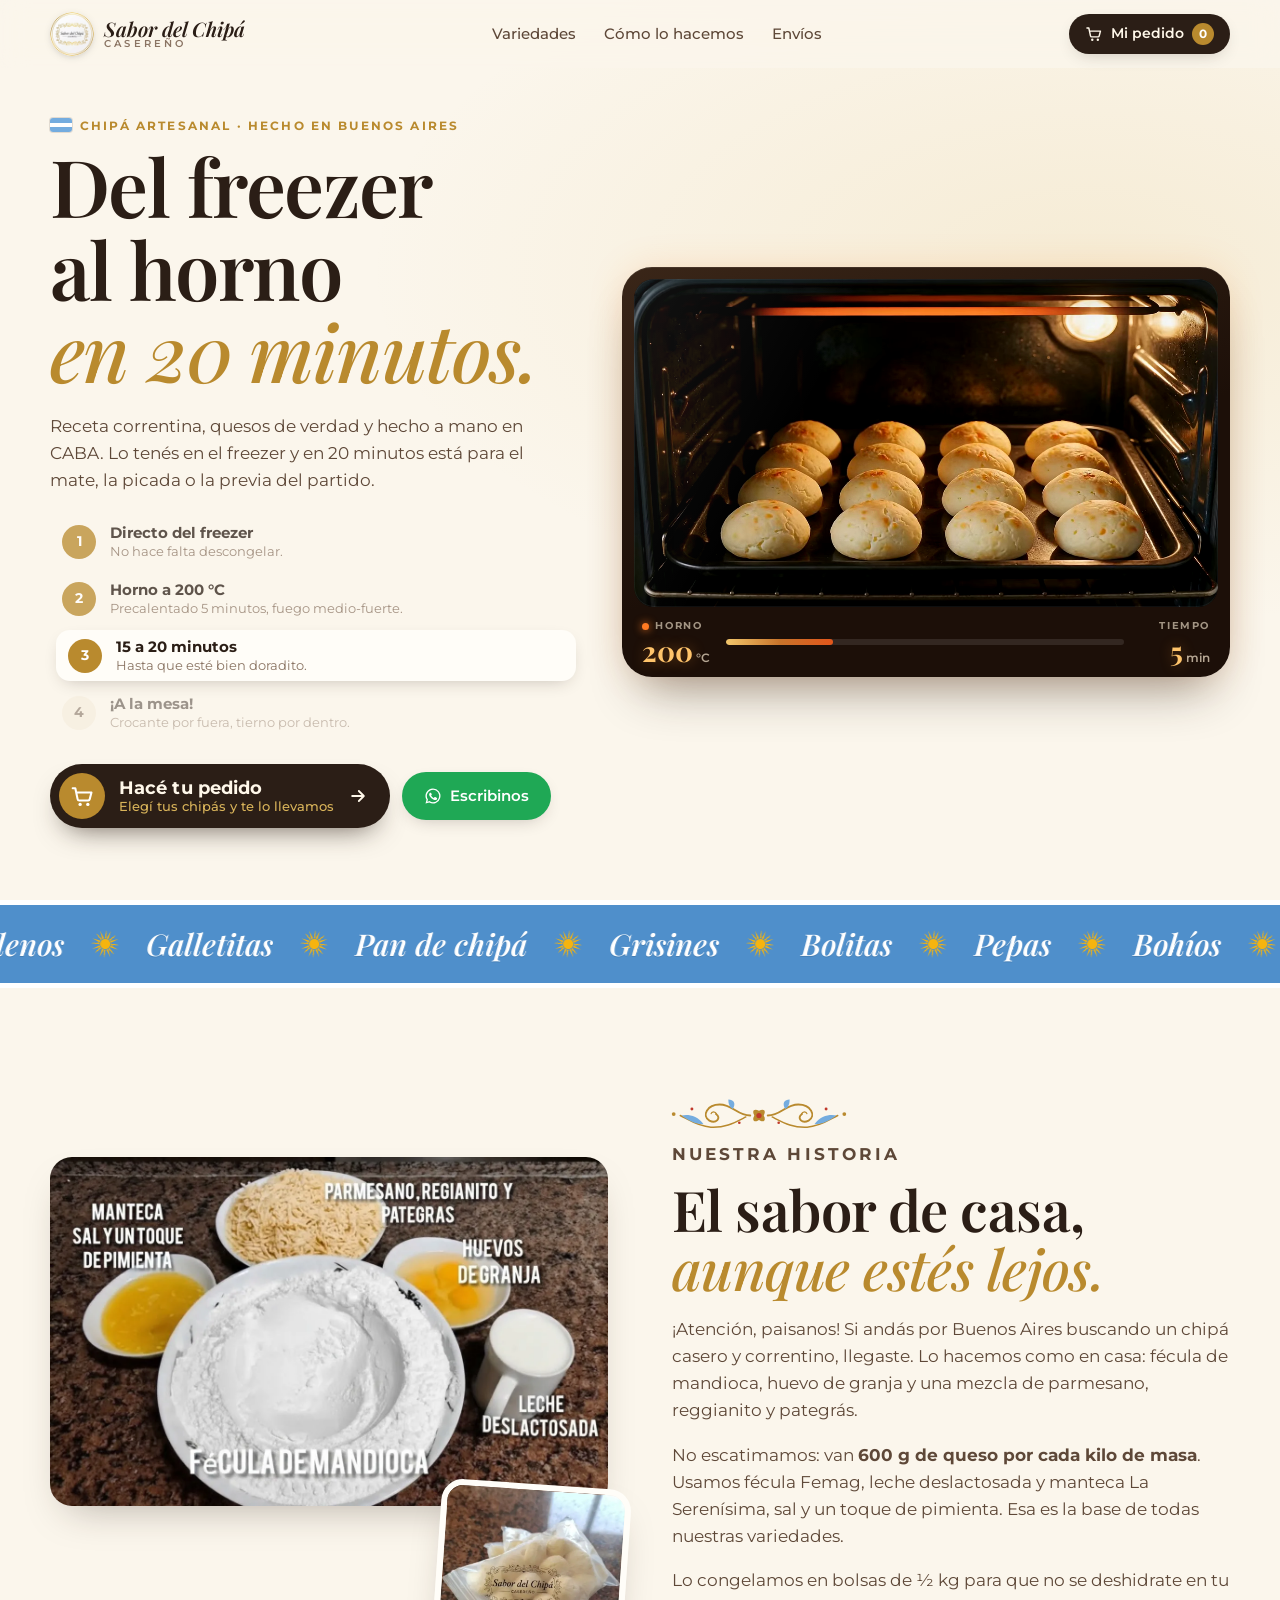
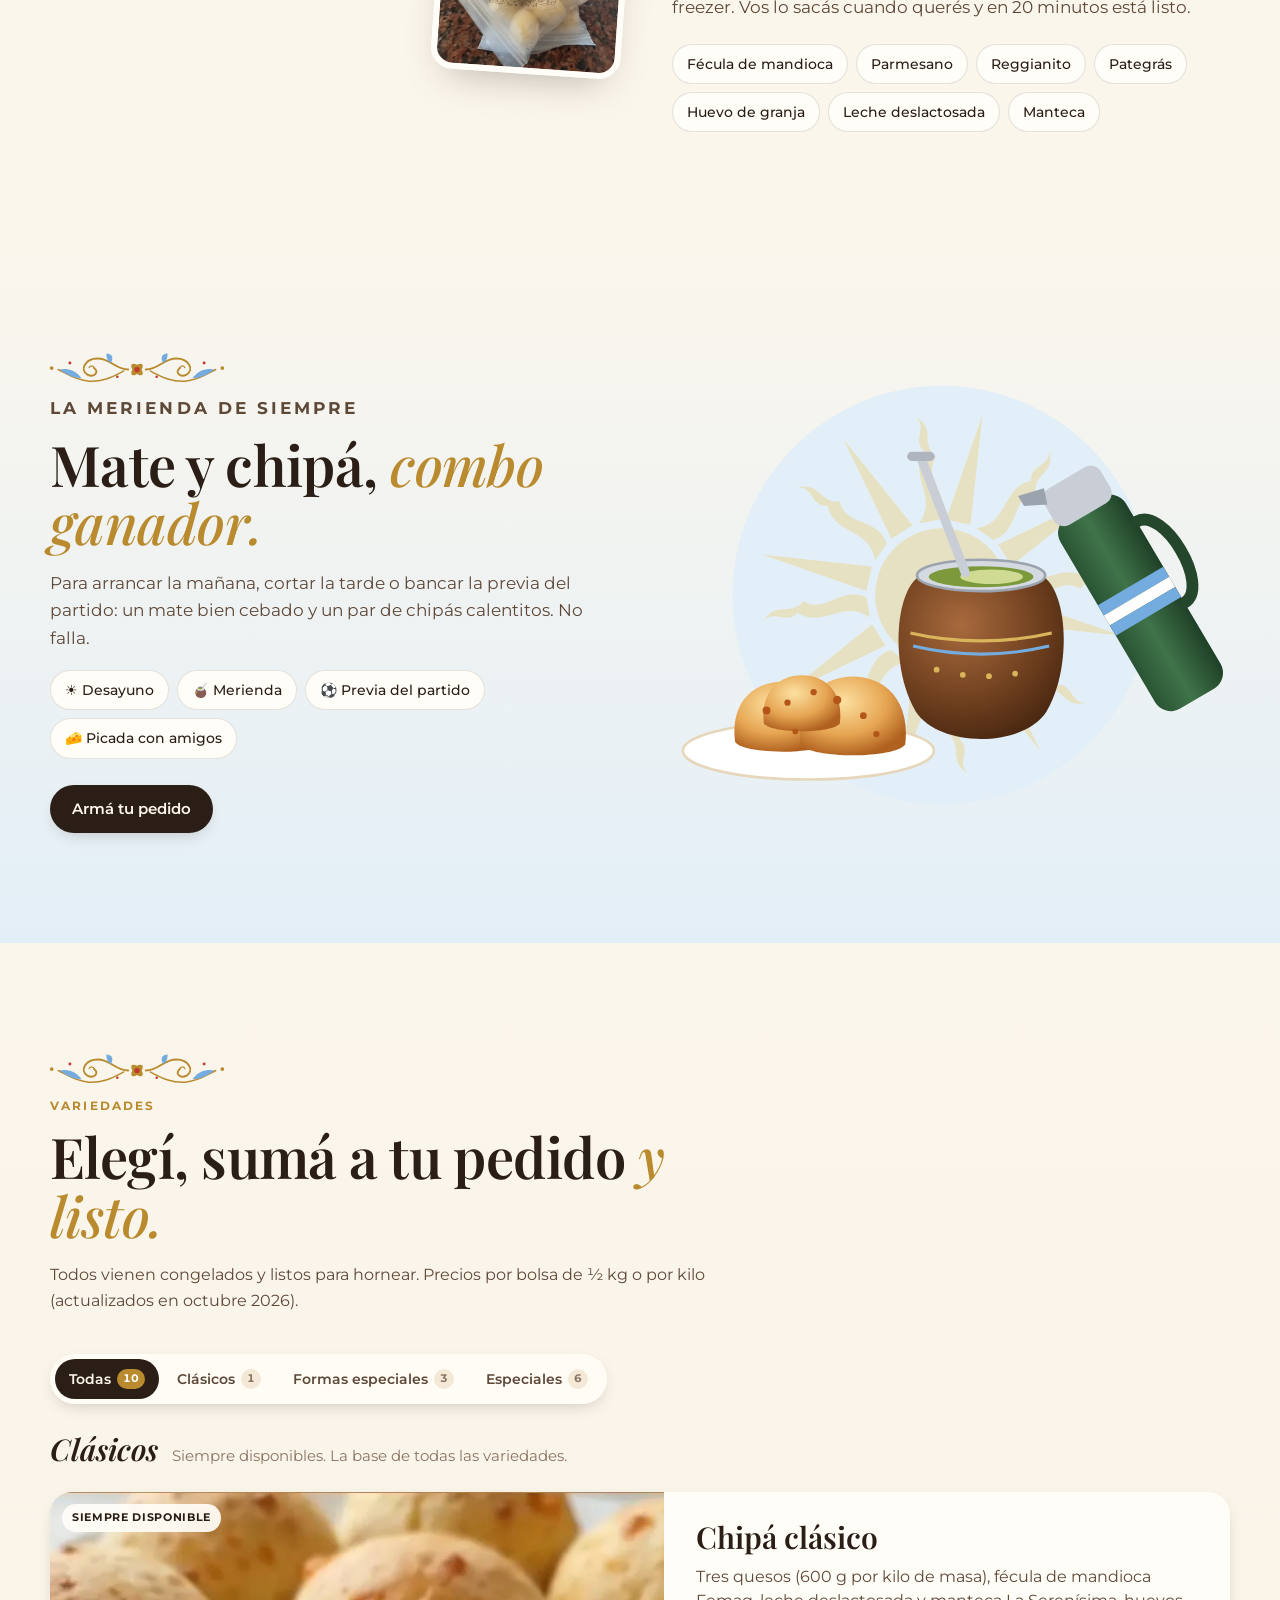
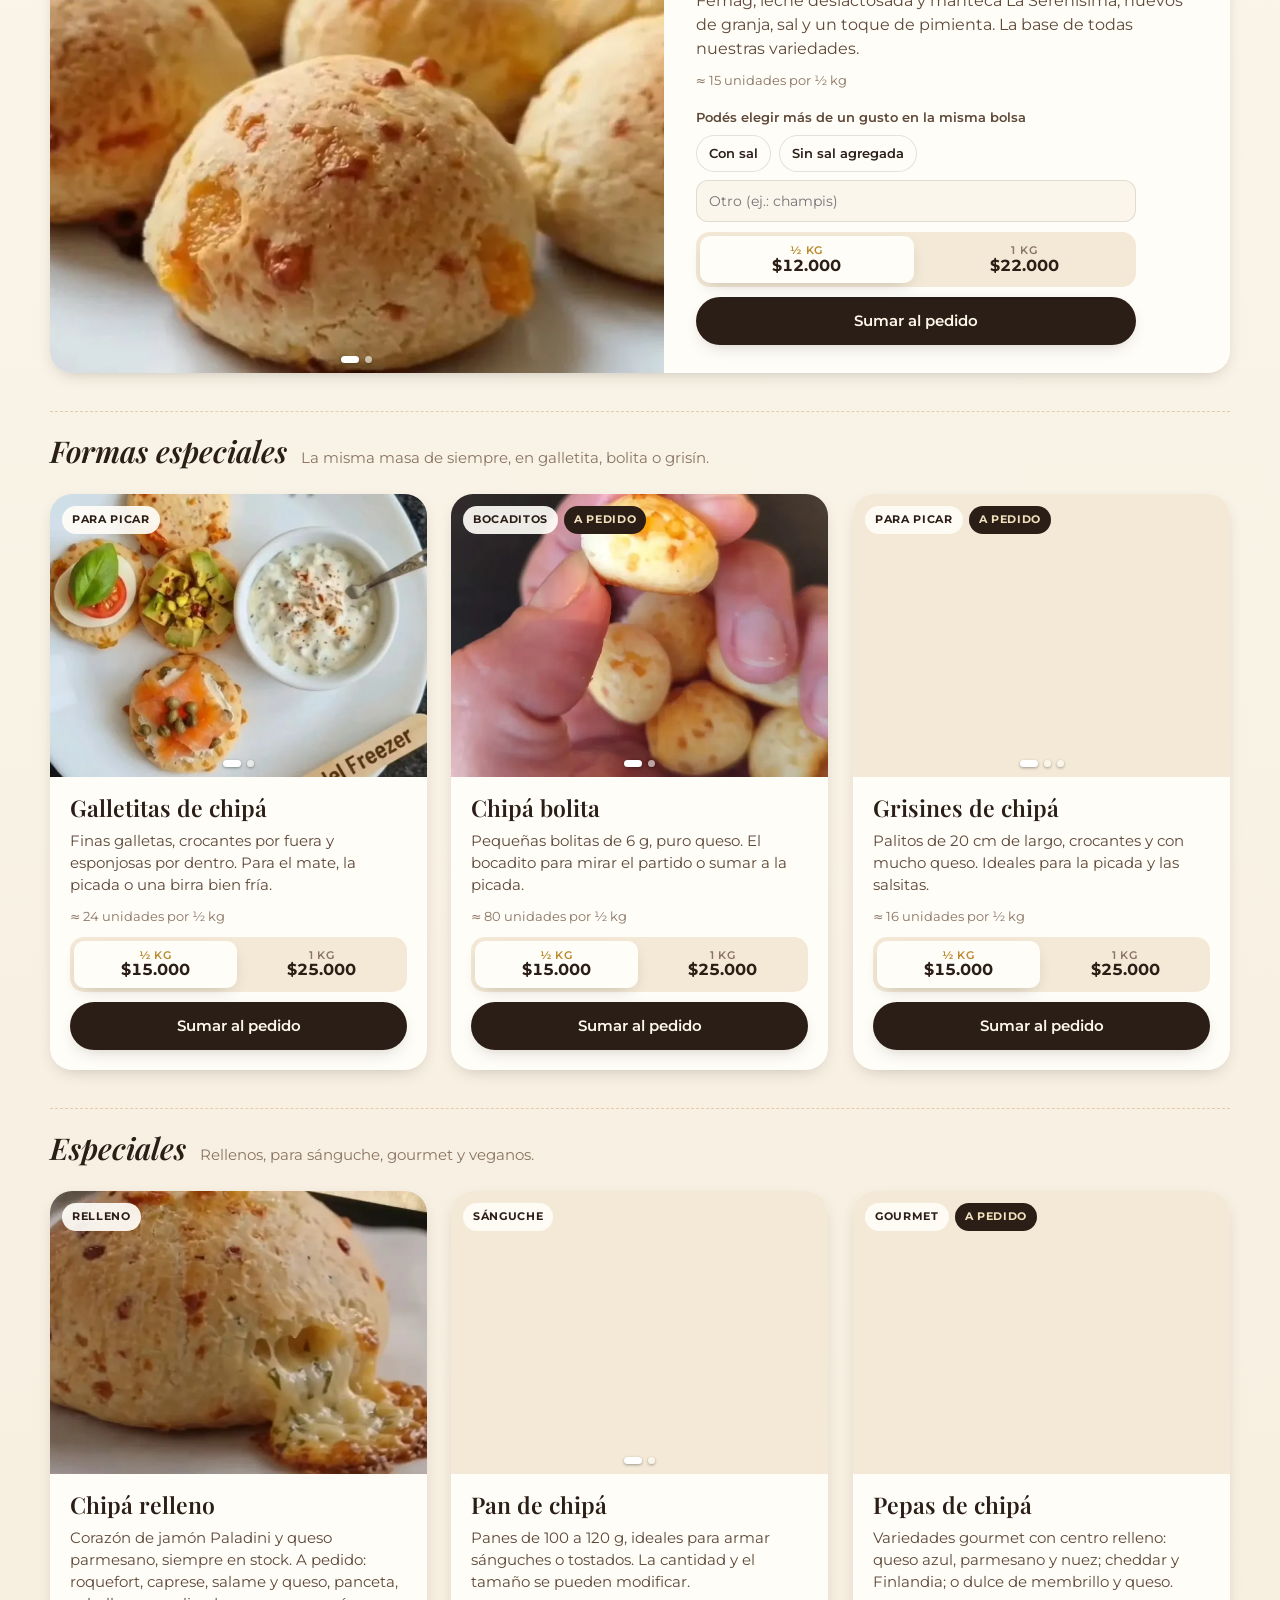
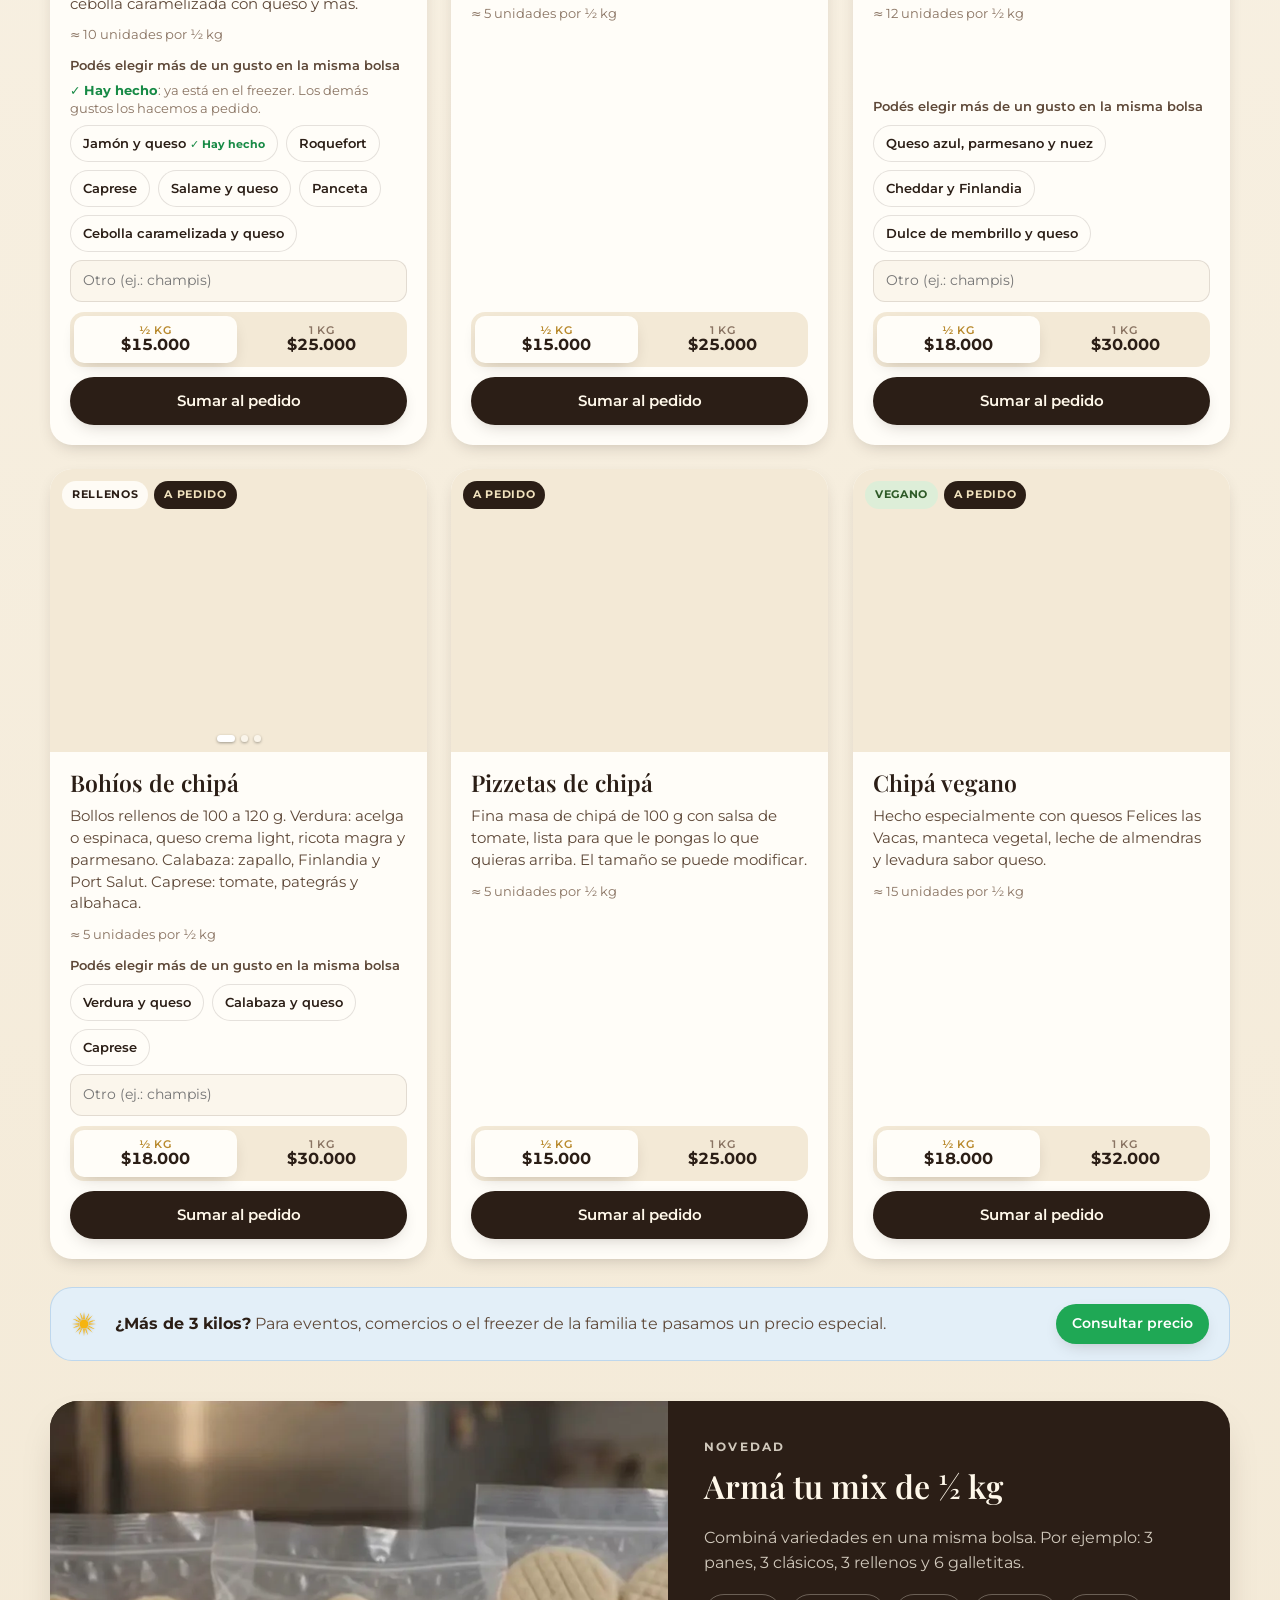
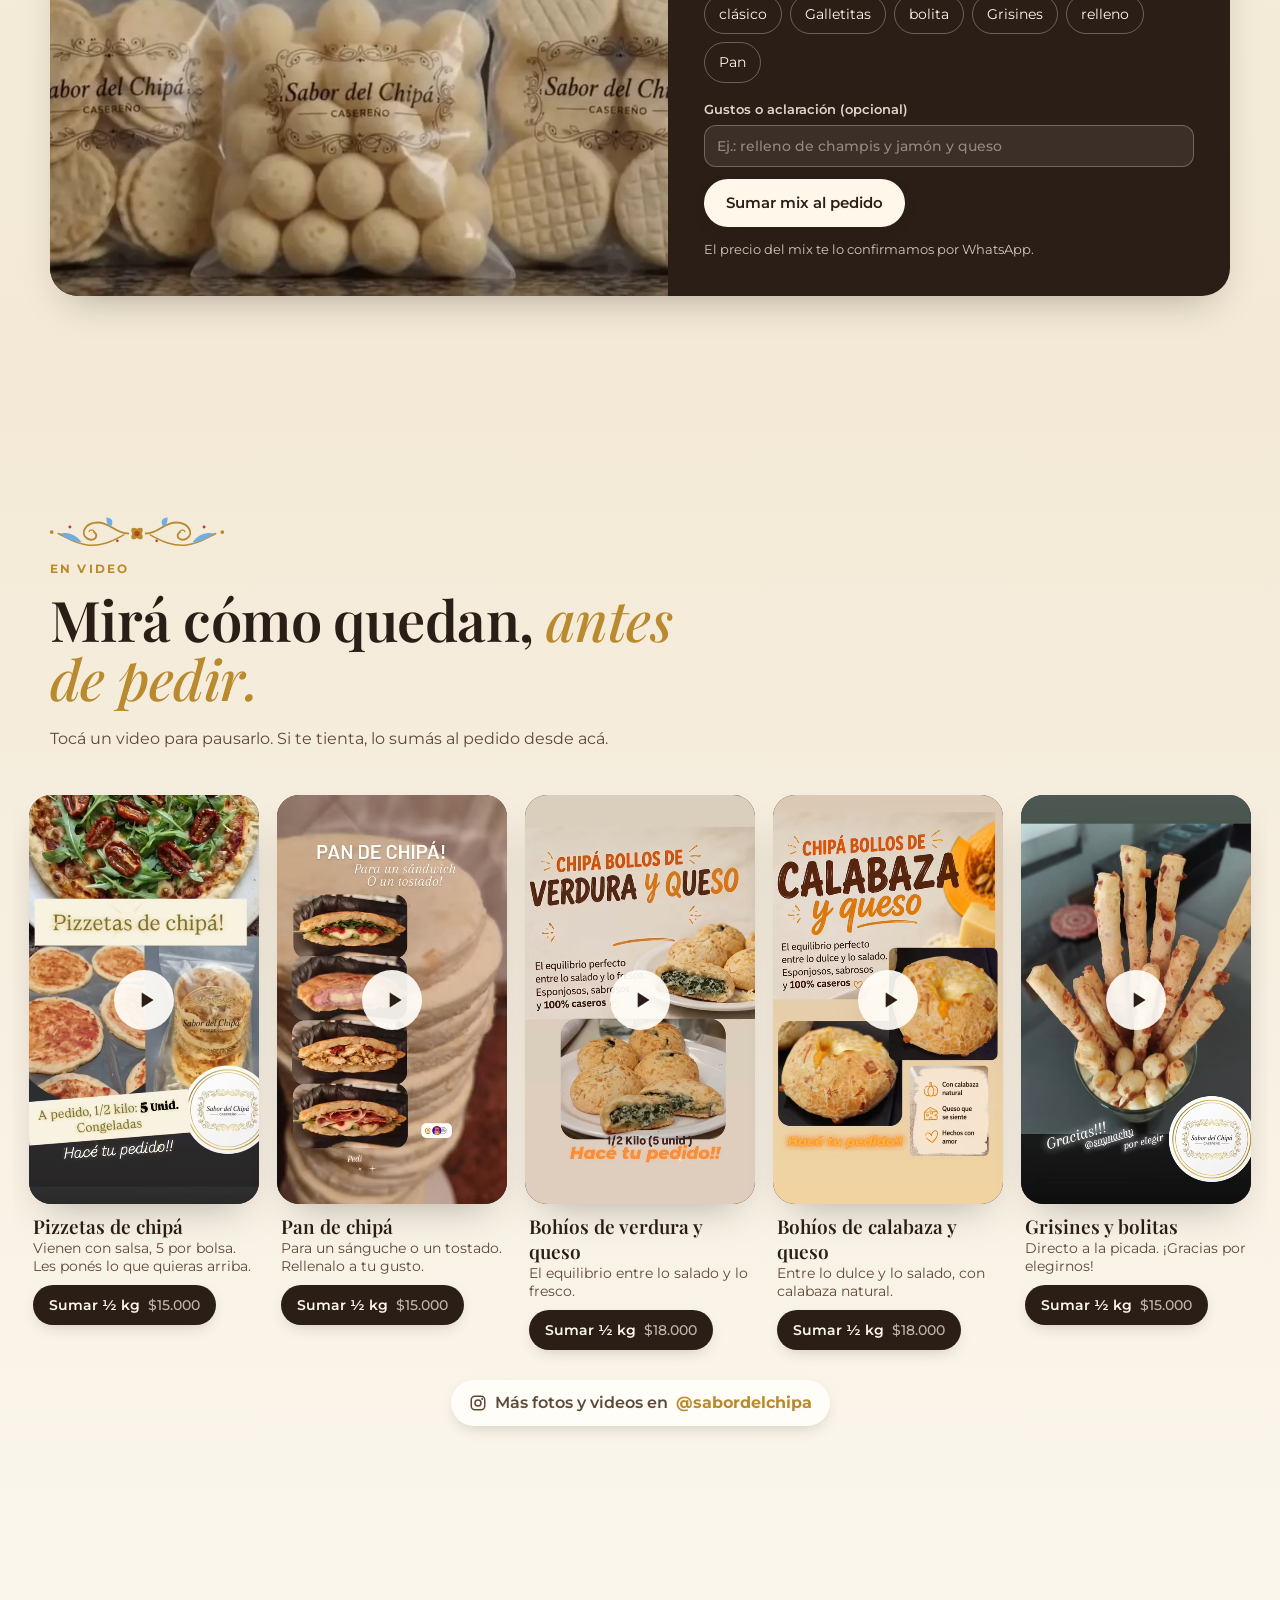
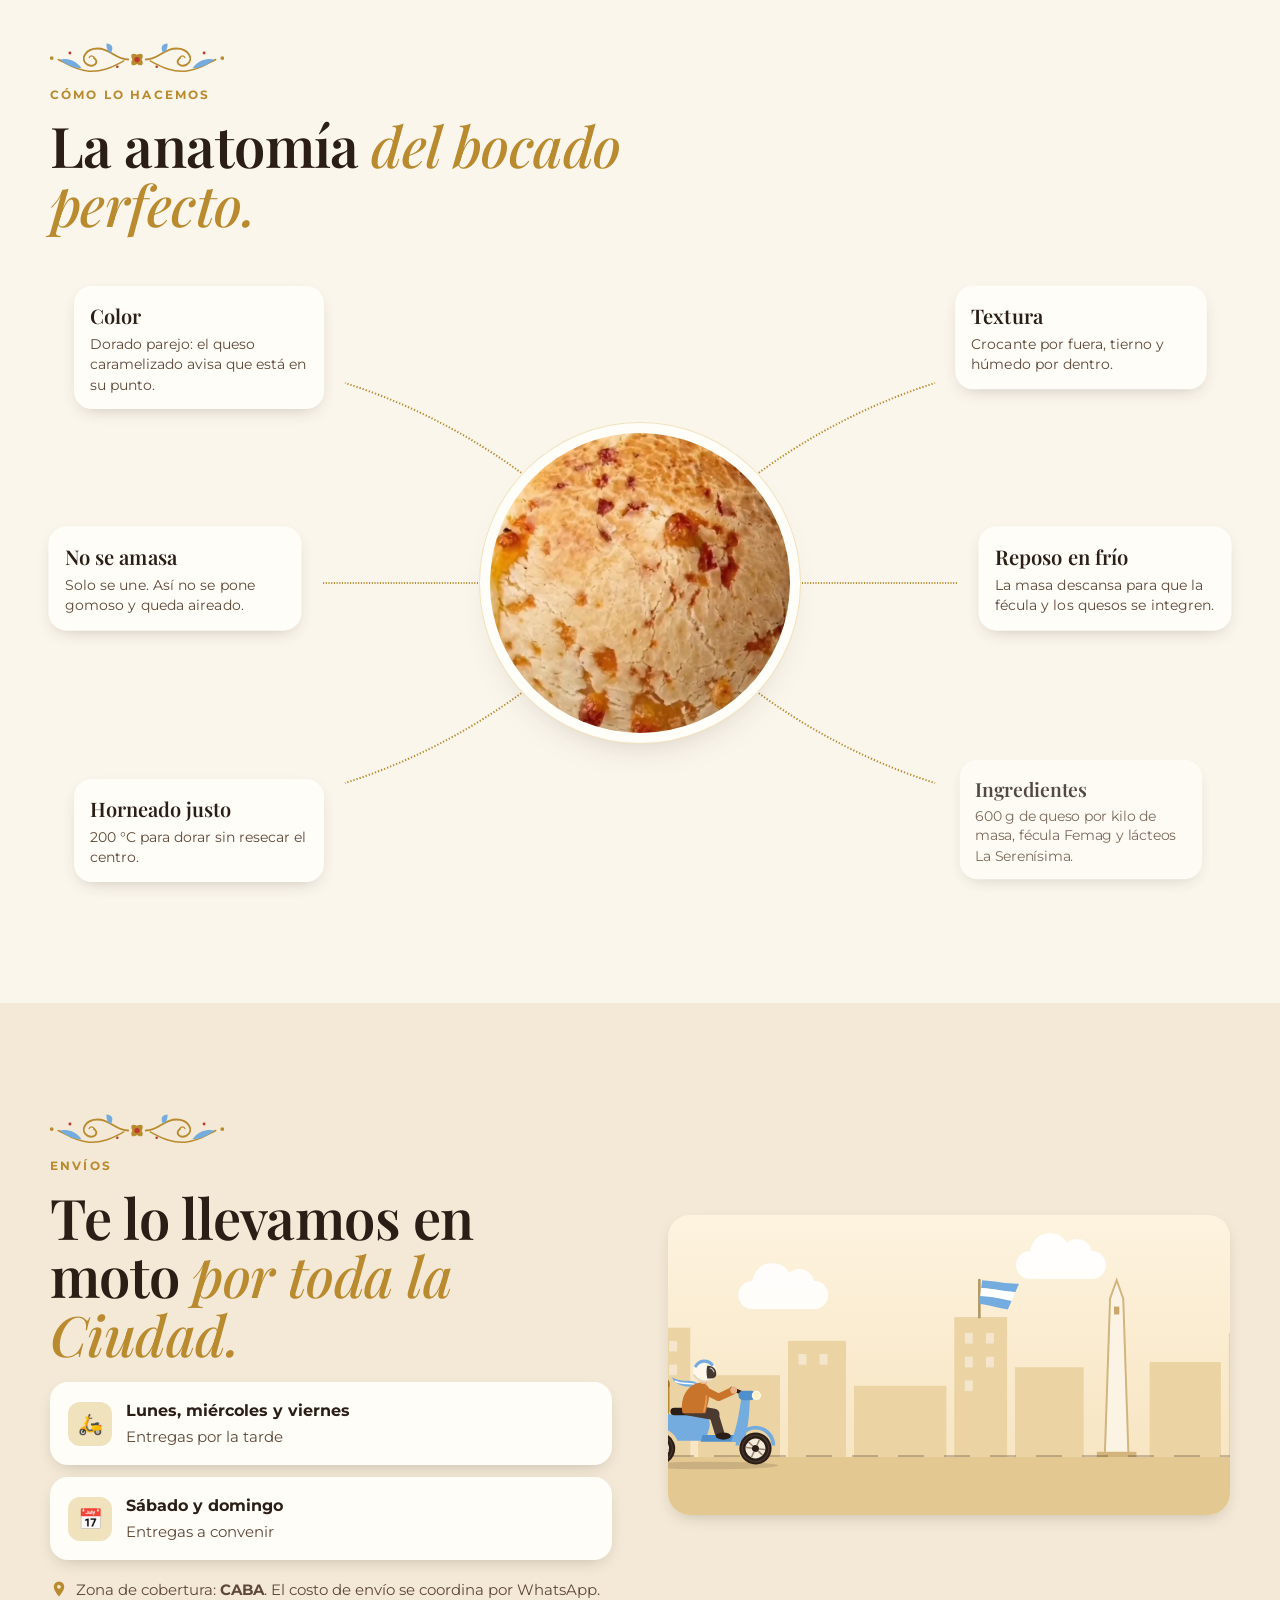
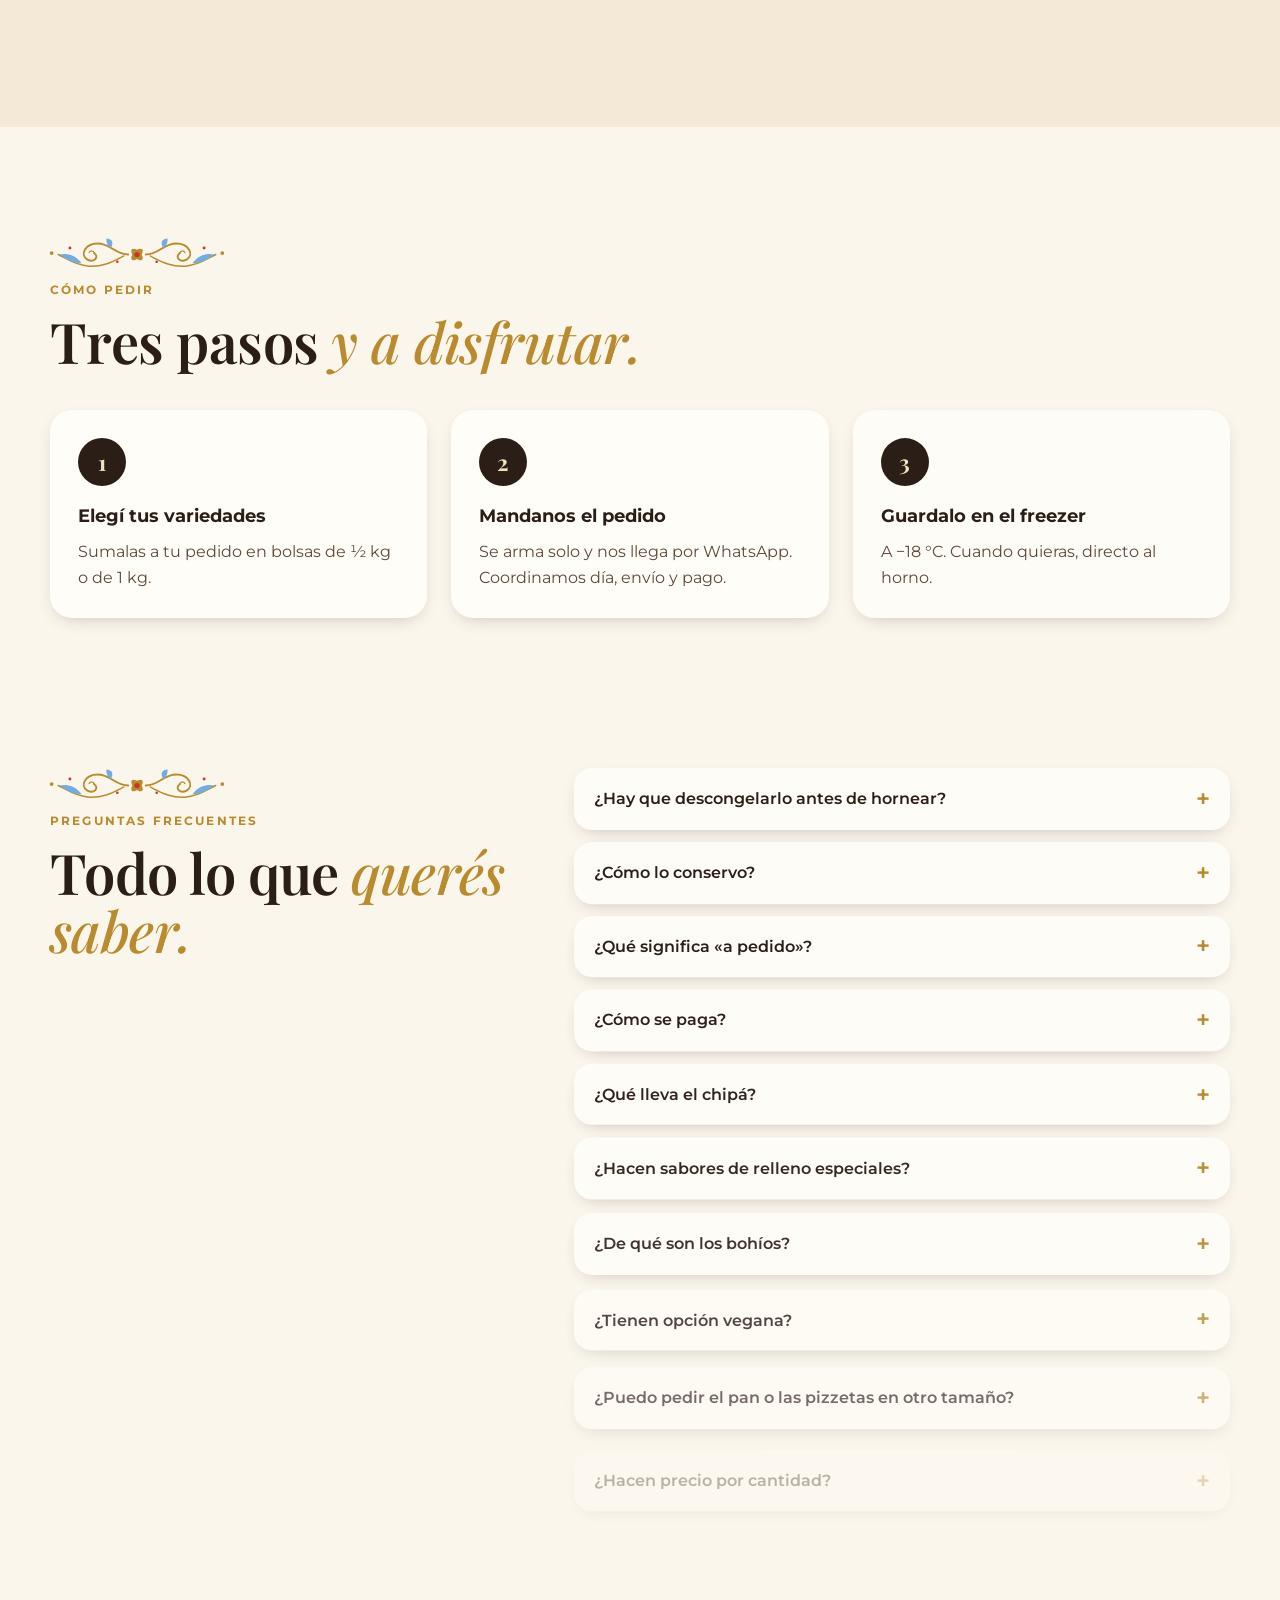
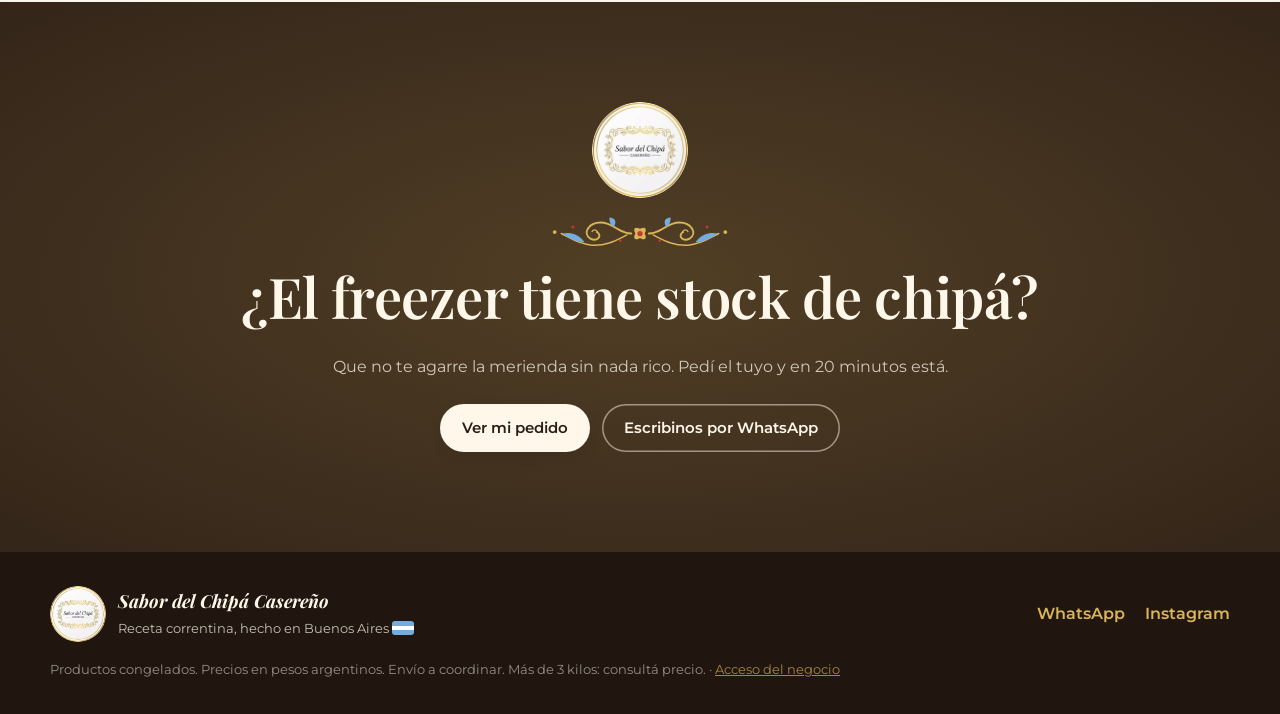
<file: index.html>
<!doctype html>
<html lang="es-AR">
<head>
  <meta charset="utf-8">
  <meta name="viewport" content="width=device-width, initial-scale=1, viewport-fit=cover">
  <title>Sabor del Chipá Casereño · Chipá artesanal listo para hornear</title>
  <meta name="description" content="Chipá casero y correntino, congelado y listo para hornear. Clásicos, rellenos, galletitas, bolitas, grisines, pan de chipá, pepas, bohíos, pizzetas y veganos. Envíos en CABA. Pedí por WhatsApp.">
  <meta name="theme-color" content="#2B1E16">
  <link rel="icon" type="image/png" href="img/favicon.png">
  <link rel="apple-touch-icon" href="img/apple-touch-icon.png">
  <meta property="og:type" content="website">
  <meta property="og:title" content="Sabor del Chipá Casereño">
  <meta property="og:description" content="Chipá artesanal listo para hornear. Del freezer al horno en 20 minutos. Envíos en CABA.">
  <meta property="og:image" content="img/clasicos.jpg">
  <meta property="og:locale" content="es_AR">
  <link rel="preload" href="fonts/playfair-display-latin-wght-italic.woff2" as="font" type="font/woff2" crossorigin>
  <link rel="preload" href="fonts/montserrat-latin-wght-normal.woff2" as="font" type="font/woff2" crossorigin>
  <link rel="preload" href="video/horno-crudo.webp" as="image" type="image/webp">
  <link rel="stylesheet" href="css/styles.css">
  <script type="application/ld+json">
  {
    "@context": "https://schema.org",
    "@type": "Bakery",
    "name": "Sabor del Chipá Casereño",
    "description": "Chipá artesanal congelado, listo para hornear.",
    "telephone": "+54 9 11 4989-6364",
    "areaServed": "Ciudad Autónoma de Buenos Aires",
    "servesCuisine": "Chipá",
    "image": "img/clasicos.jpg",
    "sameAs": ["https://www.instagram.com/sabordelchipa/"]
  }
  </script>
</head>
<body>
  <a class="skip" href="#variedades">Saltar a las variedades</a>
  <!-- Sprites: fileteado y sol -->
  <svg width="0" height="0" style="position:absolute" aria-hidden="true" focusable="false">
    <defs>
      <path id="rayoR" d="M-3.2 -19 L0 -47 L3.2 -19 Z"/>
      <path id="rayoW" d="M-2.6 -19 C 3.5 -25 -3.5 -31 1.8 -37 C -1 -40 4 -43 1 -46 C 6 -42 1 -39 4.5 -35 C 0 -30 7 -25 2.6 -19 Z"/>
      <g id="fileteMitad">
        <path d="M142 24 C 160 24 166 9 184 9 C 201 9 209 24 198 31 C 189 36 181 27 189 22" fill="none" stroke="currentColor" stroke-width="2.6" stroke-linecap="round"/>
        <path d="M148 26 C 164 34 176 41 196 40 C 214 39 226 30 238 24" fill="none" stroke="currentColor" stroke-width="2" stroke-linecap="round"/>
        <path d="M206 36 c 8 -12 22 -14 30 -12 c -8 6 -18 12 -30 12 z" style="fill: var(--f-hoja, #74ACDF)"/>
        <path d="M166 15 c -5 -8 -1 -13 6 -13 c 0 7 -2 11 -6 13 z" style="fill: var(--f-hoja, #74ACDF)"/>
        <path d="M188 22 c 2 -4 7 -4 8 0" fill="none" stroke="currentColor" stroke-width="1.6"/>
        <circle cx="247" cy="22" r="2.6" fill="currentColor"/>
        <circle cx="222" cy="15" r="2" style="fill: var(--f-punto, #C0392B)"/>
        <circle cx="157" cy="34" r="1.8" style="fill: var(--f-punto, #C0392B)"/>
      </g>
    </defs>
    <symbol id="sol" viewBox="-50 -50 100 100"><g fill="currentColor"><use href="#rayoR" transform="rotate(0.0)"/><use href="#rayoW" transform="rotate(22.5)"/><use href="#rayoR" transform="rotate(45.0)"/><use href="#rayoW" transform="rotate(67.5)"/><use href="#rayoR" transform="rotate(90.0)"/><use href="#rayoW" transform="rotate(112.5)"/><use href="#rayoR" transform="rotate(135.0)"/><use href="#rayoW" transform="rotate(157.5)"/><use href="#rayoR" transform="rotate(180.0)"/><use href="#rayoW" transform="rotate(202.5)"/><use href="#rayoR" transform="rotate(225.0)"/><use href="#rayoW" transform="rotate(247.5)"/><use href="#rayoR" transform="rotate(270.0)"/><use href="#rayoW" transform="rotate(292.5)"/><use href="#rayoR" transform="rotate(315.0)"/><use href="#rayoW" transform="rotate(337.5)"/><circle r="17"/></g></symbol>
    <symbol id="filete" viewBox="0 0 260 48">
      <use href="#fileteMitad"/>
      <use href="#fileteMitad" transform="translate(260 0) scale(-1 1)"/>
      <g transform="translate(130 24) rotate(45)"><ellipse rx="5" ry="10" fill="currentColor"/><ellipse rx="10" ry="5" fill="currentColor"/></g>
      <circle cx="130" cy="24" r="3.6" style="fill: var(--f-punto, #C0392B)"/>
    </symbol>
  </svg>

  <!-- Cartel de aviso (se edita desde /admin) -->
  <div class="aviso" id="aviso" role="status" hidden>
    <span class="aviso-sol" aria-hidden="true"><svg width="18" height="18"><use href="#sol"/></svg></span>
    <span id="avisoText"></span>
    <button type="button" id="avisoClose" aria-label="Cerrar aviso">✕</button>
  </div>

  <!-- ================= NAV ================= -->
  <header class="nav" id="nav">
    <a class="brand" href="#top" aria-label="Sabor del Chipá, inicio">
      <img src="img/logo-200.png" alt="" width="44" height="44">
      <span class="brand-text"><span class="brand-name">Sabor del Chipá</span><span class="brand-sub">Casereño</span></span>
    </a>
    <nav class="nav-links" aria-label="Secciones">
      <a href="#variedades">Variedades</a>
      <a href="#anatomia">Cómo lo hacemos</a>
      <a href="#envios">Envíos</a>
    </nav>
    <button class="btn btn-primary btn-sm nav-cta" type="button" data-open-cart>
      <svg aria-hidden="true" viewBox="0 0 24 24" width="18" height="18"><path d="M2.6 4h2.5l2.2 10.5a1.6 1.6 0 0 0 1.6 1.3h8.5a1.6 1.6 0 0 0 1.5-1.2l1.7-6.4H6.2" fill="none" stroke="currentColor" stroke-width="1.9" stroke-linecap="round" stroke-linejoin="round"/><circle cx="9.7" cy="19.6" r="1.6" fill="currentColor"/><circle cx="17.1" cy="19.6" r="1.6" fill="currentColor"/></svg>
      Mi pedido <span class="nav-count" data-cart-count>0</span>
    </button>
  </header>

  <main id="top">
    <!-- ================= HERO: DEL FREEZER AL HORNO (video) ================= -->
    <section class="hero" id="horno" aria-label="Del freezer al horno en 20 minutos">
      <div class="hero-inner">
        <div class="hero-copy">
          <p class="eyebrow" data-intro><span class="bandera" aria-hidden="true"></span>Chipá artesanal · hecho en Buenos Aires</p>
          <h1 class="hero-title">
            <span class="line"><span class="word">Del</span> <span class="word">freezer</span></span>
            <span class="line"><span class="word">al</span> <span class="word">horno</span></span>
            <span class="line line-em"><em class="word">en 20 minutos.</em></span>
          </h1>
          <p class="hero-sub" data-intro>Receta correntina, quesos de verdad y hecho a mano en CABA. Lo tenés en el freezer y en 20 minutos está para el mate, la picada o la previa del partido.</p>

          <ol class="steps" aria-label="Cómo se hornea">
            <li class="step is-active" data-step="0">
              <span class="step-n">1</span>
              <span class="step-t"><b>Directo del freezer</b><small>No hace falta descongelar.</small></span>
            </li>
            <li class="step" data-step="1">
              <span class="step-n">2</span>
              <span class="step-t"><b>Horno a 200 °C</b><small>Precalentado 5 minutos, fuego medio-fuerte.</small></span>
            </li>
            <li class="step" data-step="2">
              <span class="step-n">3</span>
              <span class="step-t"><b>15 a 20 minutos</b><small>Hasta que esté bien doradito.</small></span>
            </li>
            <li class="step" data-step="3">
              <span class="step-n">4</span>
              <span class="step-t"><b>¡A la mesa!</b><small>Crocante por fuera, tierno por dentro.</small></span>
            </li>
          </ol>

          <div class="hero-cta" data-intro>
            <a class="btn-order" href="#variedades" data-order-cta>
              <span class="bo-ico" aria-hidden="true"><svg viewBox="0 0 24 24" width="25" height="25"><path d="M2.6 4h2.5l2.2 10.5a1.6 1.6 0 0 0 1.6 1.3h8.5a1.6 1.6 0 0 0 1.5-1.2l1.7-6.4H6.2" fill="none" stroke="currentColor" stroke-width="2" stroke-linecap="round" stroke-linejoin="round"/><circle cx="9.7" cy="19.6" r="1.6" fill="currentColor"/><circle cx="17.1" cy="19.6" r="1.6" fill="currentColor"/></svg></span>
              <span class="bo-txt"><b>Hacé tu pedido</b><small>Elegí tus chipás y te lo llevamos</small></span>
              <svg class="bo-go" aria-hidden="true" viewBox="0 0 24 24" width="20" height="20"><path d="M5 12h13M13 6l6 6-6 6" fill="none" stroke="currentColor" stroke-width="2.2" stroke-linecap="round" stroke-linejoin="round"/></svg>
            </a>
            <a class="btn btn-wa" data-wa-link data-magnet href="#" target="_blank" rel="noopener">
              <svg aria-hidden="true" viewBox="0 0 24 24" width="18" height="18"><path fill="currentColor" d="M12 2a10 10 0 0 0-8.6 15.1L2 22l5-1.3A10 10 0 1 0 12 2Zm0 18.2a8.2 8.2 0 0 1-4.2-1.2l-.3-.2-3 .8.8-2.9-.2-.3A8.2 8.2 0 1 1 12 20.2Zm4.5-6.1c-.2-.1-1.5-.7-1.7-.8-.2-.1-.4-.1-.6.1l-.8 1c-.1.2-.3.2-.5.1a6.7 6.7 0 0 1-3.3-2.9c-.3-.4.2-.4.7-1.4.1-.2 0-.3 0-.4l-.8-1.8c-.2-.5-.4-.4-.6-.4h-.5a1 1 0 0 0-.7.3 3 3 0 0 0-.9 2.2 5.2 5.2 0 0 0 1.1 2.7 11.8 11.8 0 0 0 4.5 4c1.7.7 2.3.8 3.2.6.5-.1 1.5-.6 1.7-1.2.2-.6.2-1.1.2-1.2-.1-.1-.3-.2-.5-.3Z"/></svg>
              Escribinos
            </a>
          </div>
        </div>

        <!-- Ventana del horno: el video se repite en bucle, sin sonido. El reloj y los pasos siguen al video (anim.js). -->
        <div class="oven-window" id="ovenWindow">
          <div class="ow-glass">
            <video id="ovenVideo" muted playsinline preload="metadata" width="1280" height="720"
                   poster="video/horno-crudo.webp" data-poster-end="video/horno-listo.webp"
                   disablepictureinpicture disableremoteplayback aria-hidden="true">
              <source src="video/horno-chipas.mp4" type="video/mp4">
              <source src="video/horno-chipas.webm" type="video/webm">
            </video>
            <button class="ow-btn" id="ovenPlay" type="button" hidden>
              <svg aria-hidden="true" viewBox="0 0 24 24" width="18" height="18"><path d="M8 5.5v13l10.5-6.5Z" fill="currentColor"/></svg>
              <span>Ver cómo se hornea</span>
            </button>
          </div>
          <div class="ow-panel" aria-hidden="true">
            <span class="ow-stat">
              <span class="ow-label"><i class="ow-led"></i>Horno</span>
              <span class="ow-value"><b>200</b><small>°C</small></span>
            </span>
            <span class="ow-bar"><i id="ovenProgress"></i></span>
            <span class="ow-stat ow-stat-time">
              <span class="ow-label">Tiempo</span>
              <span class="ow-value"><b id="timeVal">0</b><small>min</small></span>
            </span>
          </div>
        </div>
      </div>
    </section>

    <!-- ================= MARQUEE ================= -->
    <div class="marquee" aria-hidden="true">
      <div class="marquee-track"><span>Clásicos</span><svg class="m-sol" aria-hidden="true"><use href="#sol"/></svg><span>Rellenos</span><svg class="m-sol" aria-hidden="true"><use href="#sol"/></svg><span>Galletitas</span><svg class="m-sol" aria-hidden="true"><use href="#sol"/></svg><span>Pan de chipá</span><svg class="m-sol" aria-hidden="true"><use href="#sol"/></svg><span>Grisines</span><svg class="m-sol" aria-hidden="true"><use href="#sol"/></svg><span>Bolitas</span><svg class="m-sol" aria-hidden="true"><use href="#sol"/></svg><span>Pepas</span><svg class="m-sol" aria-hidden="true"><use href="#sol"/></svg><span>Bohíos</span><svg class="m-sol" aria-hidden="true"><use href="#sol"/></svg><span>Pizzetas</span><svg class="m-sol" aria-hidden="true"><use href="#sol"/></svg><span>Veganos</span><svg class="m-sol" aria-hidden="true"><use href="#sol"/></svg><span>Con mate</span><svg class="m-sol" aria-hidden="true"><use href="#sol"/></svg><span>Para la picada</span><svg class="m-sol" aria-hidden="true"><use href="#sol"/></svg><span>Clásicos</span><svg class="m-sol" aria-hidden="true"><use href="#sol"/></svg><span>Rellenos</span><svg class="m-sol" aria-hidden="true"><use href="#sol"/></svg><span>Galletitas</span><svg class="m-sol" aria-hidden="true"><use href="#sol"/></svg><span>Pan de chipá</span><svg class="m-sol" aria-hidden="true"><use href="#sol"/></svg><span>Grisines</span><svg class="m-sol" aria-hidden="true"><use href="#sol"/></svg><span>Bolitas</span><svg class="m-sol" aria-hidden="true"><use href="#sol"/></svg><span>Pepas</span><svg class="m-sol" aria-hidden="true"><use href="#sol"/></svg><span>Bohíos</span><svg class="m-sol" aria-hidden="true"><use href="#sol"/></svg><span>Pizzetas</span><svg class="m-sol" aria-hidden="true"><use href="#sol"/></svg><span>Veganos</span><svg class="m-sol" aria-hidden="true"><use href="#sol"/></svg><span>Con mate</span><svg class="m-sol" aria-hidden="true"><use href="#sol"/></svg><span>Para la picada</span><svg class="m-sol" aria-hidden="true"><use href="#sol"/></svg></div>
    </div>

    <!-- ================= HISTORIA ================= -->
    <section class="story" id="historia">
      <div class="wrap story-grid">
        <div class="story-media reveal">
          <img src="img/ingredientes.webp" alt="Los ingredientes del chipá: fécula de mandioca, parmesano, reggianito y pategrás, huevos de granja, leche deslactosada, manteca, sal y un toque de pimienta" loading="lazy" width="1200" height="750">
          <img class="story-media-2" src="img/bolsa-congelado.webp" alt="Bolsa de chipá congelado con la etiqueta de Sabor del Chipá" loading="lazy" width="720" height="674">
        </div>
        <div class="story-copy">
          <svg class="filete reveal" aria-hidden="true"><use href="#filete"/></svg>
          <p class="eyebrow reveal">Nuestra historia</p>
          <h2 class="h2 reveal">El sabor de casa, <em>aunque estés lejos.</em></h2>
          <p class="reveal">¡Atención, paisanos! Si andás por Buenos Aires buscando un chipá casero y correntino, llegaste. Lo hacemos como en casa: fécula de mandioca, huevo de granja y una mezcla de parmesano, reggianito y pategrás.</p>
          <p class="reveal">No escatimamos: van <b>600 g de queso por cada kilo de masa</b>. Usamos fécula Femag, leche deslactosada y manteca La Serenísima, sal y un toque de pimienta. Esa es la base de todas nuestras variedades.</p>
          <p class="reveal">Lo congelamos en bolsas de ½ kg para que no se deshidrate en tu freezer. Vos lo sacás cuando querés y en 20 minutos está listo.</p>
          <ul class="chips reveal" aria-label="Ingredientes">
            <li>Fécula de mandioca</li><li>Parmesano</li><li>Reggianito</li><li>Pategrás</li><li>Huevo de granja</li><li>Leche deslactosada</li><li>Manteca</li>
          </ul>
        </div>
      </div>
    </section>

    <!-- ================= MATE Y CHIPÁ ================= -->
    <section class="mate" id="mate">
      <div class="wrap mate-grid">
        <div class="mate-copy">
          <svg class="filete reveal" aria-hidden="true"><use href="#filete"/></svg>
          <p class="eyebrow reveal">La merienda de siempre</p>
          <h2 class="h2 reveal">Mate y chipá, <em>combo ganador.</em></h2>
          <p class="reveal">Para arrancar la mañana, cortar la tarde o bancar la previa del partido: un mate bien cebado y un par de chipás calentitos. No falla.</p>
          <ul class="chips chips-mate reveal" aria-label="Momentos">
            <li>☀️ Desayuno</li><li>🧉 Merienda</li><li>⚽ Previa del partido</li><li>🧀 Picada con amigos</li>
          </ul>
          <a class="btn btn-primary reveal" href="#variedades">Armá tu pedido</a>
        </div>
        <div class="mate-art reveal" aria-hidden="true">
          <svg viewBox="0 0 440 360" id="mateSvg">
            <defs>
              <radialGradient id="gMate" cx="38%" cy="30%" r="80%"><stop offset="0" stop-color="#A86A3D"/><stop offset=".6" stop-color="#6E3F1E"/><stop offset="1" stop-color="#43230F"/></radialGradient>
              <radialGradient id="gMini" cx="40%" cy="32%" r="70%"><stop offset="0" stop-color="#FCE1A2"/><stop offset=".6" stop-color="#E6A552"/><stop offset="1" stop-color="#B0611F"/></radialGradient>
              <linearGradient id="gTermo" x1="0" x2="1"><stop offset="0" stop-color="#2A5434"/><stop offset=".45" stop-color="#3F7449"/><stop offset="1" stop-color="#1F4027"/></linearGradient>
            </defs>
            <circle cx="220" cy="185" r="160" fill="#E3EFF8"/>
            <g transform="translate(220 185)"><g class="mate-sun"><use href="#sol" x="-150" y="-150" width="300" height="300" style="color:#F6B40E" opacity=".22"/></g></g>
            <!-- plato con chipás -->
            <ellipse cx="118" cy="304" rx="96" ry="22" fill="#fff" stroke="#E6D7BC" stroke-width="2"/>
            <g class="mini">
              <path d="M62 300 c-4-30 14-46 36-46 s40 16 36 46 c-8 10-64 10-72 0z" fill="url(#gMini)"/>
              <path d="M112 302 c-4-34 16-52 40-52 s44 18 40 52 c-8 11-72 11-80 0z" fill="url(#gMini)"/>
              <path d="M84 286 c-3-24 11-37 29-37 s32 13 29 37 c-6 8-52 8-58 0z" fill="url(#gMini)"/>
              <g fill="#B4561A"><circle cx="86" cy="276" r="3"/><circle cx="102" cy="270" r="2.4"/><circle cx="140" cy="268" r="3.2"/><circle cx="160" cy="280" r="2.6"/><circle cx="122" cy="262" r="2.4"/><circle cx="108" cy="292" r="2.2"/><circle cx="170" cy="294" r="2.4"/></g>
            </g>
            <!-- mate -->
            <g id="mateCup">
              <path d="M204 170 C 184 180 180 240 200 274 C 218 302 282 302 300 274 C 320 240 316 180 296 170 Z" fill="url(#gMate)"/>
              <path d="M196 214 C 230 222 270 222 304 214" stroke="#D9B45A" stroke-width="2.4" fill="none"/>
              <path d="M198 224 C 232 232 268 232 302 224" stroke="#74ACDF" stroke-width="2.4" fill="none"/>
              <g fill="#D9B45A"><circle cx="216" cy="242" r="2.2"/><circle cx="236" cy="246" r="2.2"/><circle cx="256" cy="247" r="2.2"/><circle cx="276" cy="245" r="2.2"/></g>
              <ellipse cx="250" cy="170" rx="49" ry="12" fill="#D5DAE1" stroke="#9AA3AE" stroke-width="2"/>
              <ellipse cx="250" cy="171" rx="40" ry="8" fill="#7C9A3C"/>
              <ellipse id="mateFoam" cx="258" cy="171" rx="24" ry="5.5" fill="#CFDB92" opacity="0"/>
              <path d="M238 168 L 204 80" stroke="#C9CED6" stroke-width="7" stroke-linecap="round"/>
              <path d="M197 79 h 14" stroke="#AEB5BF" stroke-width="7" stroke-linecap="round"/>
            </g>
            <!-- vapor del mate -->
            <g fill="none" stroke="#fff" stroke-width="6" stroke-linecap="round" opacity=".9">
              <path class="mate-steam" d="M232 150 c-10-14 10-22 0-38"/>
              <path class="mate-steam" d="M252 148 c-10-14 10-22 0-38"/>
            </g>
            <!-- chorrito de agua -->
            <path id="mateWater" d="M270 128 C 267 142 262 156 258 168" stroke="#CDE6F5" stroke-width="6" stroke-linecap="round" fill="none"/>
            <!-- termo -->
            <g id="termo">
              <rect x="340" y="120" width="58" height="170" rx="14" fill="url(#gTermo)"/>
              <rect x="340" y="190" width="58" height="9" fill="#74ACDF"/><rect x="340" y="199" width="58" height="9" fill="#fff"/><rect x="340" y="208" width="58" height="9" fill="#74ACDF"/>
              <path d="M398 150 c 24 0 24 72 0 72" stroke="#24472C" stroke-width="9" fill="none" stroke-linecap="round"/>
              <rect x="344" y="94" width="50" height="32" rx="9" fill="#C9CED6"/>
              <path d="M346 104 l -16 -8 v -9 l 20 5 z" fill="#9AA3AE"/>
            </g>
          </svg>
        </div>
      </div>
    </section>

    <!-- ================= VARIEDADES ================= -->
    <section class="menu" id="variedades">
      <div class="wrap">
        <header class="section-head">
          <svg class="filete reveal" aria-hidden="true"><use href="#filete"/></svg>
          <p class="eyebrow reveal">Variedades</p>
          <h2 class="h2 reveal">Elegí, sumá a tu pedido <em>y listo.</em></h2>
          <p class="section-sub reveal">Todos vienen congelados y listos para hornear. Precios por bolsa de ½ kg o por kilo<span data-updated></span>.</p>
        </header>
        <div class="catalog">
          <div class="filters" id="catFilters" role="group" aria-label="Filtrar variedades" hidden></div>
          <div class="grid" id="productGrid"></div>
        </div>

        <aside class="bulk reveal" aria-label="Pedidos grandes">
          <span class="bulk-ico" aria-hidden="true"><svg width="26" height="26"><use href="#sol"/></svg></span>
          <p><b>¿Más de 3 kilos?</b> Para eventos, comercios o el freezer de la familia te pasamos un precio especial.</p>
          <a class="btn btn-wa btn-sm" data-wa-bulk href="#" target="_blank" rel="noopener">Consultar precio</a>
        </aside>

        <article class="mix reveal" id="mix">
          <div class="mix-media">
            <img src="img/bolsas-variedad.webp" alt="Bolsas de galletitas, bolitas y pan de chipá" loading="lazy" width="1000" height="700">
          </div>
          <div class="mix-body">
            <p class="eyebrow">Novedad</p>
            <h3 class="h3">Armá tu mix de ½ kg</h3>
            <p>Combiná variedades en una misma bolsa. Por ejemplo: 3 panes, 3 clásicos, 3 rellenos y 6 galletitas.</p>
            <div class="mix-options" id="mixOptions" role="group" aria-label="Variedades para el mix"></div>
            <label class="mix-sabores">Gustos o aclaración (opcional)
              <input id="mixSabores" type="text" maxlength="120" placeholder="Ej.: relleno de champis y jamón y queso">
            </label>
            <button class="btn btn-primary" type="button" id="addMix">Sumar mix al pedido</button>
            <p class="mix-note">El precio del mix te lo confirmamos por WhatsApp.</p>
          </div>
        </article>
      </div>
    </section>

    <!-- ================= VIDEOS ================= -->
    <section class="reels-sec" id="videos" aria-labelledby="videosTitle">
      <div class="wrap">
        <header class="section-head">
          <svg class="filete reveal" aria-hidden="true"><use href="#filete"/></svg>
          <p class="eyebrow reveal">En video</p>
          <h2 class="h2 reveal" id="videosTitle">Mirá cómo quedan, <em>antes de pedir.</em></h2>
          <p class="section-sub reveal">Tocá un video para pausarlo. Si te tienta, lo sumás al pedido desde acá.</p>
        </header>
      </div>
      <div class="reels" id="reels">
        <figure class="reel reveal" data-reel data-product="pizzetas">
          <div class="reel-media" tabindex="0" role="button" aria-label="Pausar o reproducir el video">
            <video muted loop playsinline preload="none" poster="video/pizzetas.webp" aria-label="Video: pizzetas de chipá, congeladas en bolsa de 5 unidades"><source src="video/pizzetas.mp4" type="video/mp4"><source src="video/pizzetas.webm" type="video/webm"></video>
            <span class="reel-play" aria-hidden="true"><svg viewBox="0 0 24 24" width="26" height="26"><path d="M8 5v14l11-7z" fill="currentColor"/></svg></span>
          </div>
          <figcaption><b>Pizzetas de chipá</b><span>Vienen con salsa, 5 por bolsa. Les ponés lo que quieras arriba.</span></figcaption>
          <button class="btn btn-primary btn-sm reel-add" type="button" data-reel-add hidden>Sumar ½ kg</button>
        </figure>
        <figure class="reel reveal" data-reel data-product="pan">
          <div class="reel-media" tabindex="0" role="button" aria-label="Pausar o reproducir el video">
            <video muted loop playsinline preload="none" poster="video/pan-de-chipa.webp" aria-label="Video: panes de chipá rellenos como sánguche"><source src="video/pan-de-chipa.mp4" type="video/mp4"><source src="video/pan-de-chipa.webm" type="video/webm"></video>
            <span class="reel-play" aria-hidden="true"><svg viewBox="0 0 24 24" width="26" height="26"><path d="M8 5v14l11-7z" fill="currentColor"/></svg></span>
          </div>
          <figcaption><b>Pan de chipá</b><span>Para un sánguche o un tostado. Rellenalo a tu gusto.</span></figcaption>
          <button class="btn btn-primary btn-sm reel-add" type="button" data-reel-add hidden>Sumar ½ kg</button>
        </figure>
        <figure class="reel reveal" data-reel data-product="bohios" data-opt="Verdura y queso">
          <div class="reel-media" tabindex="0" role="button" aria-label="Pausar o reproducir el video">
            <video muted loop playsinline preload="none" poster="video/bohios-verdura.webp" aria-label="Video: bohíos de verdura y queso"><source src="video/bohios-verdura.mp4" type="video/mp4"><source src="video/bohios-verdura.webm" type="video/webm"></video>
            <span class="reel-play" aria-hidden="true"><svg viewBox="0 0 24 24" width="26" height="26"><path d="M8 5v14l11-7z" fill="currentColor"/></svg></span>
          </div>
          <figcaption><b>Bohíos de verdura y queso</b><span>El equilibrio entre lo salado y lo fresco.</span></figcaption>
          <button class="btn btn-primary btn-sm reel-add" type="button" data-reel-add hidden>Sumar ½ kg</button>
        </figure>
        <figure class="reel reveal" data-reel data-product="bohios" data-opt="Calabaza y queso">
          <div class="reel-media" tabindex="0" role="button" aria-label="Pausar o reproducir el video">
            <video muted loop playsinline preload="none" poster="video/bohios-calabaza.webp" aria-label="Video: bohíos de calabaza y queso"><source src="video/bohios-calabaza.mp4" type="video/mp4"><source src="video/bohios-calabaza.webm" type="video/webm"></video>
            <span class="reel-play" aria-hidden="true"><svg viewBox="0 0 24 24" width="26" height="26"><path d="M8 5v14l11-7z" fill="currentColor"/></svg></span>
          </div>
          <figcaption><b>Bohíos de calabaza y queso</b><span>Entre lo dulce y lo salado, con calabaza natural.</span></figcaption>
          <button class="btn btn-primary btn-sm reel-add" type="button" data-reel-add hidden>Sumar ½ kg</button>
        </figure>
        <figure class="reel reveal" data-reel data-product="grisines">
          <div class="reel-media" tabindex="0" role="button" aria-label="Pausar o reproducir el video">
            <video muted loop playsinline preload="none" poster="video/grisines-picada.webp" aria-label="Video: grisines y bolitas de chipá para la picada"><source src="video/grisines-picada.mp4" type="video/mp4"><source src="video/grisines-picada.webm" type="video/webm"></video>
            <span class="reel-play" aria-hidden="true"><svg viewBox="0 0 24 24" width="26" height="26"><path d="M8 5v14l11-7z" fill="currentColor"/></svg></span>
          </div>
          <figcaption><b>Grisines y bolitas</b><span>Directo a la picada. ¡Gracias por elegirnos!</span></figcaption>
          <button class="btn btn-primary btn-sm reel-add" type="button" data-reel-add hidden>Sumar ½ kg</button>
        </figure>
      </div>
      <p class="wrap reels-more reveal"><a data-ig-link href="https://www.instagram.com/sabordelchipa/" target="_blank" rel="noopener"><svg aria-hidden="true" viewBox="0 0 24 24" width="18" height="18"><rect x="3" y="3" width="18" height="18" rx="5" fill="none" stroke="currentColor" stroke-width="2"/><circle cx="12" cy="12" r="4" fill="none" stroke="currentColor" stroke-width="2"/><circle cx="17.5" cy="6.5" r="1.3" fill="currentColor"/></svg> Más fotos y videos en <b data-ig-handle>@sabordelchipa</b></a></p>
    </section>

    <!-- ================= ANATOMÍA ================= -->
    <section class="anatomy" id="anatomia">
      <div class="wrap">
        <header class="section-head">
          <svg class="filete reveal" aria-hidden="true"><use href="#filete"/></svg>
          <p class="eyebrow reveal">Cómo lo hacemos</p>
          <h2 class="h2 reveal">La anatomía <em>del bocado perfecto.</em></h2>
        </header>
        <div class="anatomy-stage">
          <svg class="anatomy-lines" viewBox="0 0 1000 620" preserveAspectRatio="none" aria-hidden="true">
            <path class="a-line" d="M500 310 C 420 200, 330 140, 250 110"/>
            <path class="a-line" d="M500 310 C 580 200, 670 140, 750 110"/>
            <path class="a-line" d="M500 310 C 400 310, 330 310, 230 310"/>
            <path class="a-line" d="M500 310 C 600 310, 670 310, 770 310"/>
            <path class="a-line" d="M500 310 C 420 420, 330 480, 250 510"/>
            <path class="a-line" d="M500 310 C 580 420, 670 480, 750 510"/>
          </svg>
          <div class="anatomy-photo">
            <img src="img/textura-chipa.webp" alt="Primer plano de un chipá dorado con queso" loading="lazy" width="720" height="720">
          </div>
          <div class="a-item a1"><b>Color</b><span>Dorado parejo: el queso caramelizado avisa que está en su punto.</span></div>
          <div class="a-item a2"><b>Textura</b><span>Crocante por fuera, tierno y húmedo por dentro.</span></div>
          <div class="a-item a3"><b>No se amasa</b><span>Solo se une. Así no se pone gomoso y queda aireado.</span></div>
          <div class="a-item a4"><b>Reposo en frío</b><span>La masa descansa para que la fécula y los quesos se integren.</span></div>
          <div class="a-item a5"><b>Horneado justo</b><span>200 °C para dorar sin resecar el centro.</span></div>
          <div class="a-item a6"><b>Ingredientes</b><span>600 g de queso por kilo de masa, fécula Femag y lácteos La Serenísima.</span></div>
        </div>
      </div>
    </section>

    <!-- ================= ENVÍOS ================= -->
    <section class="delivery" id="envios">
      <div class="wrap delivery-grid">
        <div>
          <svg class="filete reveal" aria-hidden="true"><use href="#filete"/></svg>
          <p class="eyebrow reveal">Envíos</p>
          <h2 class="h2 reveal">Te lo llevamos en moto <em>por toda la Ciudad.</em></h2>
          <ul class="days" id="deliveryDays"></ul>
          <p class="delivery-zone reveal"><svg aria-hidden="true" viewBox="0 0 24 24" width="18" height="18"><path fill="currentColor" d="M12 2a7 7 0 0 0-7 7c0 5.2 7 13 7 13s7-7.8 7-13a7 7 0 0 0-7-7Zm0 9.5A2.5 2.5 0 1 1 12 6.5a2.5 2.5 0 0 1 0 5Z"/></svg> Zona de cobertura: <b data-zone>CABA</b>. El costo de envío se coordina por WhatsApp.</p>
        </div>
        <div class="road reveal" aria-hidden="true">
          <div class="road-sky">
            <span class="cloud c1"></span><span class="cloud c2"></span>
          </div>
          <svg class="skyline" viewBox="0 0 600 150" preserveAspectRatio="xMidYMax slice" aria-hidden="true">
            <g fill="#EBD3A4">
              <rect x="6" y="74" width="52" height="76"/><rect x="64" y="52" width="40" height="98"/><rect x="110" y="88" width="62" height="62"/>
              <rect x="178" y="62" width="44" height="88"/><rect x="228" y="96" width="70" height="54"/><rect x="304" y="44" width="40" height="106"/>
              <rect x="350" y="82" width="52" height="68"/><rect x="452" y="78" width="54" height="72"/><rect x="512" y="56" width="42" height="94"/><rect x="560" y="92" width="40" height="58"/>
            </g>
            <g fill="#fff" opacity=".45">
              <rect x="72" y="62" width="6" height="8"/><rect x="88" y="62" width="6" height="8"/><rect x="72" y="80" width="6" height="8"/><rect x="88" y="80" width="6" height="8"/>
              <rect x="312" y="56" width="6" height="8"/><rect x="328" y="56" width="6" height="8"/><rect x="312" y="74" width="6" height="8"/><rect x="328" y="74" width="6" height="8"/><rect x="312" y="92" width="6" height="8"/>
              <rect x="520" y="66" width="6" height="8"/><rect x="536" y="66" width="6" height="8"/><rect x="520" y="84" width="6" height="8"/>
              <rect x="186" y="72" width="6" height="8"/><rect x="202" y="72" width="6" height="8"/>
            </g>
            <!-- bandera -->
            <path d="M323 44 V 16" stroke="#B49766" stroke-width="2" stroke-linecap="round"/>
            <g class="flag-cloth">
              <path class="flag-b1" fill="#74ACDF" d="M324 16 C336 14 344 17 352 14 L350 21 C342 23 334 20 324 22 Z"/>
              <path class="flag-w" fill="#fff" d="M324 22 C336 20 344 23 350 21 L348 28 C340 30 332 27 324 28 Z"/>
              <path class="flag-b2" fill="#74ACDF" d="M324 28 C336 26 344 29 348 28 L346 35 C338 36 330 33 324 34 Z"/>
            </g>
            <!-- Obelisco -->
            <g class="obelisco">
              <path d="M418 150 L 422 30 L 427 16 L 432 30 L 436 150 Z" fill="#FBF3E3" stroke="#D2B47C" stroke-width="1.5"/>
              <rect x="425" y="36" width="4" height="6" fill="#C9A86A"/>
              <rect x="412" y="146" width="30" height="4" fill="#D2B47C"/>
            </g>
          </svg>
          <div class="road-line"></div>
          <div class="rider">
          <span class="puff p1"></span><span class="puff p2"></span><span class="puff p3"></span>
          <svg class="moto" viewBox="0 0 180 124" aria-hidden="true">
            <ellipse class="moto-shadow" cx="92" cy="118" rx="74" ry="4" fill="#2B1E16" opacity=".14"/>
            <g class="moto-body">
              <!-- caja térmica -->
              <path d="M14 66 H50" stroke="#5E4838" stroke-width="3" stroke-linecap="round"/>
              <rect x="5" y="26" width="46" height="40" rx="6" fill="#B98A2E"/>
              <rect x="5" y="26" width="46" height="9" rx="5" fill="#9C7322"/>
              <rect x="5" y="31" width="46" height="4" fill="#9C7322"/>
              <use href="#sol" x="19" y="37" width="18" height="18" style="color:#FCE7A8"/>
              <text x="28" y="62" text-anchor="middle" font-size="8.5" font-weight="800" letter-spacing=".6" fill="#FFF8EA" font-family="Montserrat, sans-serif">CHIPÁ</text>
              <!-- bufanda celeste y blanca -->
              <g class="moto-scarf">
                <path d="M81 31 C72 27 66 33 55 28 C59 36 68 37 80 35 Z" fill="#74ACDF"/>
                <path d="M80 33 C72 31 67 35 59 32" stroke="#fff" stroke-width="1.6" fill="none" stroke-linecap="round"/>
              </g>
              <!-- escape -->
              <rect x="6" y="101" width="26" height="5" rx="2.5" fill="#7A6656"/>
              <!-- carrocería tipo Vespa, celeste -->
              <path d="M12 92 C10 78 20 66 40 64 L84 64 C92 64 95 71 93 79 L89 92 L59.4 92 A21 21 0 0 0 20.6 92 Z" fill="#74ACDF"/>
              <path d="M14 88 C18 80 26 74 38 72" stroke="#FFF8EA" stroke-width="1.6" fill="none" stroke-linecap="round" opacity=".85"/>
              <path d="M86 86 H126 V93 H84 Z" fill="#4F8FCB"/>
              <path d="M116 93 C122 80 125 62 127 46 L136 46 C136 62 134 80 130 93 Z" fill="#74ACDF"/>
              <path d="M121 97 A21 21 0 0 1 163 97 L159 97 A17 17 0 0 0 125 97 Z" fill="#74ACDF"/>
              <rect x="10" y="72" width="4" height="7" rx="1.5" fill="#C0392B"/>
              <!-- asiento -->
              <rect x="52" y="57" width="36" height="8" rx="4" fill="#2B1E16"/>
              <!-- piloto: pierna -->
              <path d="M70 59 L98 64" stroke="#4A3A30" stroke-width="12" stroke-linecap="round"/>
              <path d="M98 64 L104 84" stroke="#4A3A30" stroke-width="10" stroke-linecap="round"/>
              <ellipse cx="108" cy="87" rx="8" ry="3.8" fill="#2B1E16"/>
              <!-- torso con campera -->
              <path d="M65 63 C62 52 66 39 76 33 C83 29 92 31 93 38 C94 46 91 55 89 63 Z" fill="#C8742B"/>
              <path d="M89 35 C91 42 90 52 87.5 61" stroke="#E89A55" stroke-width="1.8" fill="none" stroke-linecap="round"/>
              <!-- manubrio y faro -->
              <path d="M129 42 L117 37" stroke="#2B1E16" stroke-width="4" stroke-linecap="round"/>
              <rect x="124" y="39" width="18" height="10" rx="5" fill="#4F8FCB"/>
              <circle cx="143" cy="44" r="4.2" fill="#FFF3C4" stroke="#FFF8EA" stroke-width="1.4"/>
              <!-- brazo -->
              <path d="M85 37 L103 46 L118 39" stroke="#C8742B" stroke-width="8" stroke-linecap="round" stroke-linejoin="round" fill="none"/>
              <circle cx="119" cy="38.5" r="3.6" fill="#E9B48A"/>
              <!-- cabeza con casco -->
              <rect x="84" y="25" width="7" height="7" rx="2" fill="#E9B48A"/>
              <circle cx="88" cy="18" r="12" fill="#FFF8EA"/>
              <path d="M78.9 12.8 A10.5 10.5 0 0 1 96 11.3" stroke="#74ACDF" stroke-width="3.4" fill="none" stroke-linecap="round"/><path d="M77 22.5 C80.5 28.5 88 30.5 94 28" stroke="#E6D7BC" stroke-width="2" fill="none" stroke-linecap="round"/>
              <path d="M91 12.5 C97 12 101 16 100.5 22 C100.3 24.5 98 26 95 26 L91 26 C90 21 90 16 91 12.5 Z" fill="#2B1E16" opacity=".88"/>
              <path d="M94 15 C96 15.5 97.5 17 98 19" stroke="#fff" stroke-width="1.2" fill="none" stroke-linecap="round" opacity=".7"/>
            </g>
            <g class="wheel w1"><circle cx="40" cy="100" r="17" fill="#2B1E16"/><circle cx="40" cy="100" r="14" fill="none" stroke="#4A3A30" stroke-width="1.2"/><circle cx="40" cy="100" r="10.5" fill="#F4EBDA"/><path d="M40 90.5 V109.5 M31 97 L49 103 M31 103 L49 97" stroke="#9A8676" stroke-width="1.6" stroke-linecap="round"/><circle cx="40" cy="100" r="3.6" fill="#2B1E16"/></g>
            <g class="wheel w2"><circle cx="142" cy="100" r="17" fill="#2B1E16"/><circle cx="142" cy="100" r="14" fill="none" stroke="#4A3A30" stroke-width="1.2"/><circle cx="142" cy="100" r="10.5" fill="#F4EBDA"/><path d="M142 90.5 V109.5 M133 97 L151 103 M133 103 L151 97" stroke="#9A8676" stroke-width="1.6" stroke-linecap="round"/><circle cx="142" cy="100" r="3.6" fill="#2B1E16"/></g>
          </svg>
          </div>
        </div>
      </div>
    </section>

    <!-- ================= CÓMO PEDIR ================= -->
    <section class="how" id="como-pedir">
      <div class="wrap">
        <header class="section-head">
          <svg class="filete reveal" aria-hidden="true"><use href="#filete"/></svg>
          <p class="eyebrow reveal">Cómo pedir</p>
          <h2 class="h2 reveal">Tres pasos <em>y a disfrutar.</em></h2>
        </header>
        <ol class="how-steps">
          <li class="reveal"><span class="how-n">1</span><b>Elegí tus variedades</b><span>Sumalas a tu pedido en bolsas de ½ kg o de 1 kg.</span></li>
          <li class="reveal"><span class="how-n">2</span><b>Mandanos el pedido</b><span>Se arma solo y nos llega por WhatsApp. Coordinamos día, envío y pago.</span></li>
          <li class="reveal"><span class="how-n">3</span><b>Guardalo en el freezer</b><span>A −18 °C. Cuando quieras, directo al horno.</span></li>
        </ol>
      </div>
    </section>

    <!-- ================= FAQ ================= -->
    <section class="faq" id="preguntas">
      <div class="wrap faq-wrap">
        <header class="section-head">
          <svg class="filete reveal" aria-hidden="true"><use href="#filete"/></svg>
          <p class="eyebrow reveal">Preguntas frecuentes</p>
          <h2 class="h2 reveal">Todo lo que <em>querés saber.</em></h2>
        </header>
        <div class="faq-list">
          <details class="reveal"><summary>¿Hay que descongelarlo antes de hornear?</summary><p>No. Va directo del freezer al horno precalentado a 200 °C (fuego medio-fuerte) por 5 minutos. Se hornea de 15 a 20 minutos, hasta que esté bien dorado. No hace falta aceitar la placa.</p></details>
          <details class="reveal"><summary>¿Cómo lo conservo?</summary><p>En el freezer, a −18 °C o menos, dentro de su bolsa bien cerrada.</p></details>
          <details class="reveal"><summary>¿Qué significa «a pedido»?</summary><p>Esas variedades se preparan por encargo, para que lleguen frescas. Escribinos con tiempo y coordinamos la entrega.</p></details>
          <details class="reveal"><summary>¿Cómo se paga?</summary><p>Lo coordinamos por WhatsApp cuando confirmamos tu pedido (transferencia o efectivo).</p></details>
          <details class="reveal"><summary>¿Qué lleva el chipá?</summary><p>Tres quesos (parmesano, reggianito y pategrás, 600 g por cada kilo de masa), fécula de mandioca Femag, leche deslactosada y manteca La Serenísima, huevos de granja, sal y un toque de pimienta. Es la base de todas las variedades.</p></details>
          <details class="reveal"><summary>¿Hacen sabores de relleno especiales?</summary><p>¡Sí! El de jamón Paladini y parmesano está siempre en stock. A pedido hacemos roquefort, caprese, salame y queso, panceta, cebolla caramelizada con queso… Consultanos por el gusto que imagines.</p></details>
          <details class="reveal"><summary>¿De qué son los bohíos?</summary><p>Son bollos de chipá rellenos, de 100 a 120 g. <b>Verdura:</b> acelga o espinaca con queso crema light, ricota magra y parmesano en cubitos. <b>Calabaza:</b> zapallo con queso Finlandia y Port Salut. <b>Caprese:</b> tomate, pategrás y albahaca. Consultanos por otros sabores.</p></details>
          <details class="reveal"><summary>¿Tienen opción vegana?</summary><p>Sí, a pedido. Los hacemos especialmente con quesos Felices las Vacas, manteca vegetal, leche de almendras y levadura sabor queso.</p></details>
          <details class="reveal"><summary>¿Puedo pedir el pan o las pizzetas en otro tamaño?</summary><p>Sí. El pan de chipá (100 a 120 g) y las pizzetas (100 g) se pueden hacer en otro tamaño y cantidad. Contanos qué necesitás por WhatsApp.</p></details>
          <details class="reveal"><summary>¿Hacen precio por cantidad?</summary><p>Sí. Para pedidos de más de 3 kilos te pasamos un precio especial. Armá tu pedido o escribinos por WhatsApp.</p></details>
        </div>
      </div>
    </section>

    <!-- ================= CTA FINAL ================= -->
    <section class="final-cta">
      <div class="wrap final-inner reveal">
        <img src="img/logo-200.png" alt="" width="96" height="96">
        <svg class="filete filete-light" aria-hidden="true"><use href="#filete"/></svg>
        <h2 class="h2">¿El freezer tiene stock de chipá?</h2>
        <p>Que no te agarre la merienda sin nada rico. Pedí el tuyo y en 20 minutos está.</p>
        <div class="hero-cta">
          <button class="btn btn-primary" type="button" data-open-cart>Ver mi pedido</button>
          <a class="btn btn-ghost-light" data-wa-link data-magnet href="#" target="_blank" rel="noopener">Escribinos por WhatsApp</a>
        </div>
      </div>
    </section>
  </main>

  <footer class="footer">
    <div class="wrap footer-inner">
      <div class="footer-brand">
        <img src="img/logo-200.png" alt="" width="56" height="56">
        <div><b>Sabor del Chipá Casereño</b><span>Receta correntina, hecho en Buenos Aires <span class="bandera" aria-hidden="true"></span></span></div>
      </div>
      <div class="footer-links">
        <a data-wa-link href="#" target="_blank" rel="noopener">WhatsApp</a>
        <a data-ig-link href="#" target="_blank" rel="noopener">Instagram</a>
      </div>
      <p class="footer-small">Productos congelados. Precios en pesos argentinos. Envío a coordinar. Más de 3 kilos: consultá precio. · <a href="admin/" rel="nofollow">Acceso del negocio</a></p>
    </div>
  </footer>

  <!-- ================= PEDIDO ================= -->
  <button class="cart-fab" type="button" data-open-cart aria-label="Ver mi pedido">
    <svg aria-hidden="true" viewBox="0 0 24 24" width="24" height="24"><path d="M2.6 4h2.5l2.2 10.5a1.6 1.6 0 0 0 1.6 1.3h8.5a1.6 1.6 0 0 0 1.5-1.2l1.7-6.4H6.2" fill="none" stroke="currentColor" stroke-width="1.9" stroke-linecap="round" stroke-linejoin="round"/><circle cx="9.7" cy="19.6" r="1.6" fill="currentColor"/><circle cx="17.1" cy="19.6" r="1.6" fill="currentColor"/></svg>
    <span class="cart-fab-count" data-cart-count>0</span>
  </button>

  <div class="overlay" id="overlay" hidden></div>
  <aside class="drawer" id="drawer" aria-label="Tu pedido" aria-hidden="true">
    <div class="drawer-head">
      <h2 class="h3">Tu pedido</h2>
      <button class="icon-btn" type="button" id="closeCart" aria-label="Cerrar">
        <svg viewBox="0 0 24 24" width="22" height="22" aria-hidden="true"><path d="M6 6l12 12M18 6 6 18" stroke="currentColor" stroke-width="2" stroke-linecap="round"/></svg>
      </button>
    </div>
    <div class="drawer-body">
      <div class="cart-empty" id="cartEmpty">
        <p>Todavía no sumaste nada.</p>
        <a class="btn btn-primary btn-sm" href="#variedades" data-close-cart>Elegir chipás</a>
      </div>
      <ul class="cart-list" id="cartList"></ul>
      <div class="cart-total" id="cartTotalRow"><span>Total productos <small id="cartKg"></small></span><b id="cartTotal">$0</b></div>
      <p class="cart-total-note" id="cartNote">+ envío a coordinar</p>
      <p class="cart-bulk" id="cartBulk" hidden></p>

      <form class="order-form" id="orderForm" novalidate>
        <label>Tu nombre<input name="nombre" autocomplete="name" required placeholder="Ej.: Ana"></label>
        <label>Tu WhatsApp (opcional, para coordinar la entrega)<input name="telefono" type="tel" inputmode="tel" autocomplete="tel" placeholder="Ej.: 11 2345 6789"></label>
        <label>Barrio o dirección<input name="direccion" autocomplete="street-address" required placeholder="Ej.: Palermo, Av. Santa Fe 1234"></label>
        <label>¿Cuándo te lo llevamos?
          <select name="entrega" id="deliverySelect"></select>
        </label>
        <fieldset class="pay">
          <legend>Pago</legend>
          <label class="radio"><input type="radio" name="pago" value="Transferencia" checked> Transferencia</label>
          <label class="radio"><input type="radio" name="pago" value="Efectivo"> Efectivo</label>
        </fieldset>
        <label>Notas (opcional)<textarea name="notas" rows="2" placeholder="Ej.: timbre 3B, sin sal, etc."></textarea></label>
        <p class="form-error" id="formError" role="alert" hidden></p>
        <button class="btn btn-wa btn-block" type="submit">
          <svg aria-hidden="true" viewBox="0 0 24 24" width="20" height="20"><path fill="currentColor" d="M12 2a10 10 0 0 0-8.6 15.1L2 22l5-1.3A10 10 0 1 0 12 2Zm0 18.2a8.2 8.2 0 0 1-4.2-1.2l-.3-.2-3 .8.8-2.9-.2-.3A8.2 8.2 0 1 1 12 20.2Z"/></svg>
          Enviar pedido por WhatsApp
        </button>
      </form>
    </div>
  </aside>

  <div class="toast" id="toast" role="status" aria-live="polite"></div>

  <script src="vendor/anime.umd.min.js"></script>
  <script src="js/config.js"></script>
  <script src="js/data.js"></script>
  <script src="js/sb.js"></script>
  <script src="js/track.js"></script>
  <script src="js/app.js"></script>
  <script src="js/anim.js"></script>
</body>
</html>
</file>
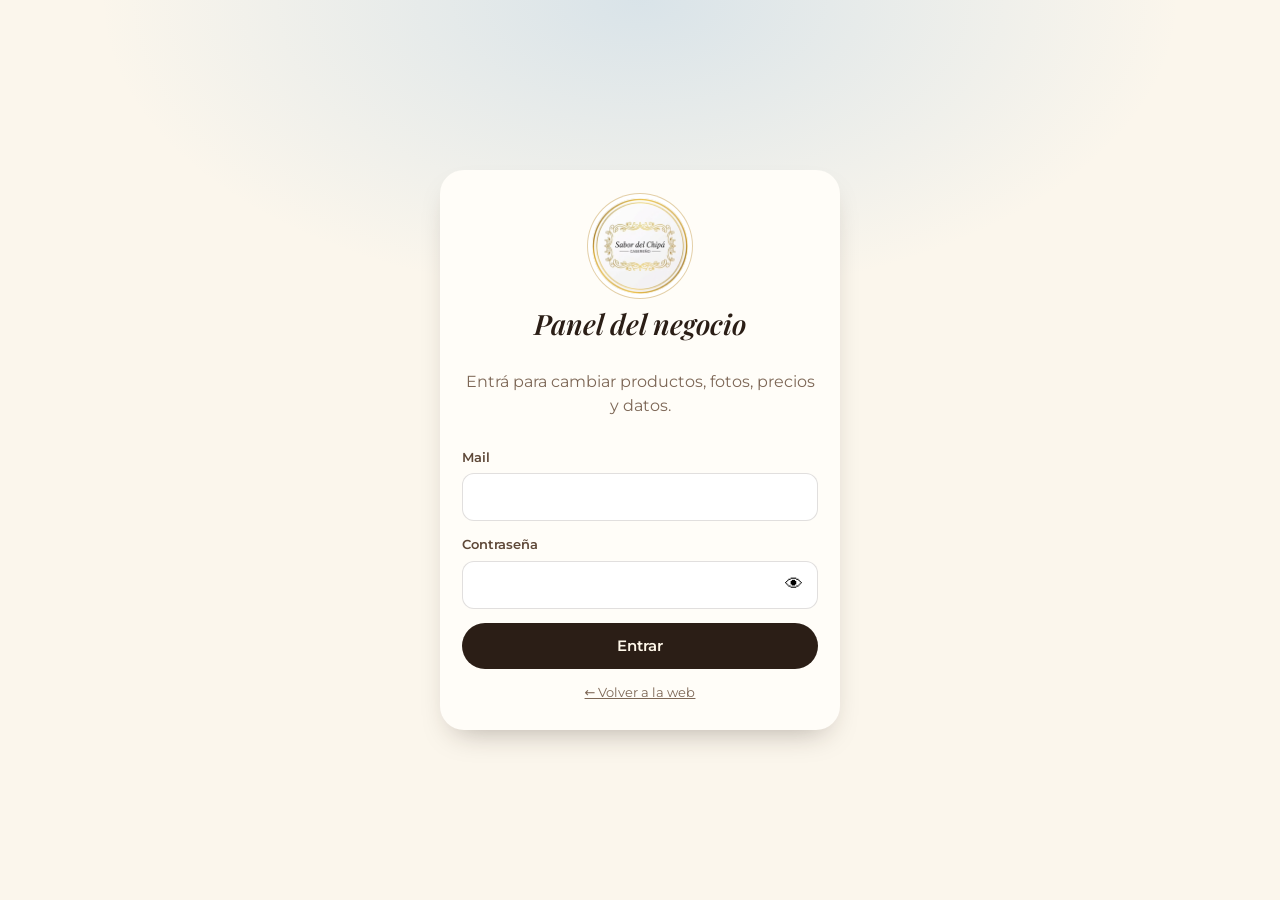
<file: admin/index.html>
<!doctype html>
<html lang="es-AR">
<head>
  <meta charset="utf-8">
  <meta name="viewport" content="width=device-width, initial-scale=1, viewport-fit=cover">
  <meta name="robots" content="noindex, nofollow">
  <title>Panel · Sabor del Chipá</title>
  <meta name="theme-color" content="#2B1E16">
  <link rel="icon" type="image/png" href="/img/favicon.png">
  <link rel="stylesheet" href="/admin/admin.css">
</head>
<body>
  <!-- ========== LOGIN ========== -->
  <main class="login" id="viewLogin" hidden>
    <form class="login-card" id="loginForm" novalidate>
      <img src="/img/logo-200.png" alt="Sabor del Chipá" width="96" height="96">
      <h1>Panel del negocio</h1>
      <p class="muted">Entrá para cambiar productos, fotos, precios y datos.</p>
      <label>Mail<input type="email" name="email" autocomplete="username" required></label>
      <label>Contraseña
        <span class="pw"><input type="password" name="password" autocomplete="current-password" required><button type="button" class="pw-toggle" aria-label="Mostrar contraseña">👁</button></span>
      </label>
      <p class="error" id="loginError" role="alert" hidden></p>
      <button class="btn btn-primary btn-block" type="submit">Entrar</button>
      <a class="muted small" href="/">← Volver a la web</a>
    </form>
  </main>

  <!-- ========== SIN CONFIGURAR ========== -->
  <main class="login" id="viewSetup" hidden>
    <div class="login-card">
      <img src="/img/logo-200.png" alt="" width="96" height="96">
      <h1>Falta conectar la base de datos</h1>
      <p class="muted">Completá <code>supabaseUrl</code> y <code>supabaseKey</code> en <code>js/config.js</code> y volvé a subir la web. Los pasos están en el README.</p>
      <a class="btn btn-primary btn-block" href="/">Volver a la web</a>
    </div>
  </main>

  <!-- ========== PANEL ========== -->
  <div class="app" id="viewApp" hidden>
    <header class="topbar">
      <div class="tb-brand"><img src="/img/logo-200.png" alt="" width="36" height="36"><span>Panel</span></div>
      <button class="icon-btn tb-refresh" type="button" id="refreshAll" aria-label="Actualizar datos" title="Actualizar datos">↻</button>
      <a class="btn btn-ghost btn-sm tb-web" href="/" target="_blank" rel="noopener">Ver la web ↗</a>
    </header>

    <nav class="tabs" role="tablist" aria-label="Secciones del panel">
      <button role="tab" class="tab is-active" data-tab="inicio" aria-selected="true">
        <svg viewBox="0 0 24 24" aria-hidden="true"><path d="M4 11.5 12 5l8 6.5V20a1 1 0 0 1-1 1h-4.5v-6h-5v6H5a1 1 0 0 1-1-1z"/></svg><span>Inicio</span></button>
      <button role="tab" class="tab" data-tab="pedidos" aria-selected="false">
        <svg viewBox="0 0 24 24" aria-hidden="true"><path d="M6 3h12v18l-3-2-3 2-3-2-3 2zM9 8h6M9 12h6M9 16h3"/></svg><span>Pedidos</span><b class="tab-badge" id="badgePedidos" hidden></b></button>
      <button role="tab" class="tab" data-tab="clientes" aria-selected="false">
        <svg viewBox="0 0 24 24" aria-hidden="true"><circle cx="9" cy="8" r="3.5"/><path d="M2.5 20c.6-3.6 3.2-5.5 6.5-5.5s5.9 1.9 6.5 5.5M16 4.8a3.5 3.5 0 0 1 0 6.4M18 14.8c2 .7 3.2 2.4 3.5 5.2"/></svg><span>Clientes</span></button>
      <button role="tab" class="tab" data-tab="productos" aria-selected="false">
        <svg viewBox="0 0 24 24" aria-hidden="true"><path d="M3.5 7.5 12 3l8.5 4.5v9L12 21l-8.5-4.5zM3.5 7.5 12 12l8.5-4.5M12 12v9"/></svg><span>Productos</span><b class="tab-badge tab-badge-warn" id="badgeStock" hidden></b></button>
      <button role="tab" class="tab" data-tab="visitas" aria-selected="false">
        <svg viewBox="0 0 24 24" aria-hidden="true"><path d="M4 20V10M10 20V4M16 20v-7M21 20H3"/></svg><span>Visitas</span></button>
      <button role="tab" class="tab" data-tab="ajustes" aria-selected="false">
        <svg viewBox="0 0 24 24" aria-hidden="true"><circle cx="12" cy="12" r="3"/><path d="M12 2.5v3M12 18.5v3M2.5 12h3M18.5 12h3M5.3 5.3l2.1 2.1M16.6 16.6l2.1 2.1M5.3 18.7l2.1-2.1M16.6 7.4l2.1-2.1"/></svg><span>Ajustes</span></button>
    </nav>

    <main class="main">
    <!-- Inicio -->
    <section class="panel panel-wide" id="tab-inicio">
      <div class="panel-head">
        <div><h2 id="hola">¡Hola!</h2><p class="muted small" id="hoyFecha"></p></div>
        <button class="btn btn-primary" type="button" data-new-order>＋ Pedido</button>
      </div>
      <div class="kpis" id="kpis"></div>
      <div class="dash">
        <article class="card" id="cardTareas"><h3>Para hacer</h3><div id="tareas"></div></article>
        <article class="card" id="cardStock"><h3>Stock</h3><div id="dashStock"></div></article>
        <article class="card card-span"><div class="card-head"><h3>Ventas de los últimos 30 días</h3><span class="muted small" id="ventas30Total"></span></div>
          <p class="muted small card-sub">Pedidos confirmados y entregados, por día.</p>
          <div class="chart" id="chartVentas"></div></article>
        <article class="card"><div class="card-head"><h3>Lo más vendido</h3><span class="muted small">30 días</span></div><div id="topProductos"></div></article>
        <article class="card"><div class="card-head"><h3>Personas en la web</h3><a class="small" href="#visitas">Ver más →</a></div>
          <p class="muted small card-sub">Últimos 14 días.</p><div class="chart" id="chartVisitasMini"></div></article>
        <article class="card card-span"><div class="card-head"><h3>Clientes</h3><a class="small" href="#clientes">Ver todos →</a></div><div id="dashClientes"></div></article>
      </div>
    </section>

    <!-- Pedidos -->
    <section class="panel panel-wide" id="tab-pedidos" hidden>
      <div class="panel-head">
        <div><h2>Pedidos</h2><p class="muted small">Los de la web entran solos cuando el cliente toca «Enviar pedido por WhatsApp».</p></div>
        <div class="head-actions">
          <button class="btn btn-ghost btn-sm" type="button" id="csvPedidos">⬇ CSV</button>
          <button class="btn btn-primary" type="button" data-new-order>＋ Nuevo</button>
        </div>
      </div>
      <div class="toolbar">
        <input type="search" id="qPedidos" placeholder="Buscar por cliente, código o producto" aria-label="Buscar pedidos">
        <div class="chips" id="fPedidos" role="group" aria-label="Filtrar por estado"></div>
      </div>
      <ul class="olist" id="olist"></ul>
      <button class="btn btn-ghost btn-block" type="button" id="morePedidos" hidden>Ver más pedidos</button>
    </section>

    <!-- Clientes -->
    <section class="panel panel-wide" id="tab-clientes" hidden>
      <div class="panel-head">
        <div><h2>Clientes</h2><p class="muted small" id="clientesResumen">Se crean solos con cada pedido de la web. También los podés cargar a mano.</p></div>
        <div class="head-actions">
          <button class="btn btn-ghost btn-sm" type="button" id="csvClientes">⬇ CSV</button>
          <button class="btn btn-primary" type="button" id="newCliente">＋ Nuevo</button>
        </div>
      </div>
      <div class="toolbar">
        <input type="search" id="qClientes" placeholder="Buscar por nombre, teléfono, barrio o etiqueta" aria-label="Buscar clientes">
        <div class="toolbar-row">
          <div class="chips" id="fClientes" role="group" aria-label="Filtrar clientes"></div>
          <label class="sort">Ordenar
            <select id="sClientes">
              <option value="ultimo">Último pedido</option>
              <option value="gastado">Más gastado</option>
              <option value="pedidos">Más pedidos</option>
              <option value="nuevos">Más nuevos</option>
              <option value="nombre">Nombre (A-Z)</option>
            </select>
          </label>
        </div>
      </div>
      <ul class="clist" id="clist"></ul>
      <button class="btn btn-ghost btn-block" type="button" id="moreClientes" hidden>Ver más clientes</button>
    </section>

    <!-- Productos -->
    <section class="panel" id="tab-productos" hidden>
      <div class="panel-head">
        <div><h2>Productos</h2><p class="muted small">Tocá un producto para editarlo. El interruptor marca si se puede pedir en la web; «Stock» carga los kilos y los gustos que tenés hechos.</p></div>
        <button class="btn btn-primary" type="button" id="newProduct">＋ Nuevo</button>
      </div>
      <div id="stockResumen"></div>
      <ul class="plist" id="plist"></ul>
      <details class="movs" id="movsBox">
        <summary>Últimos movimientos de stock</summary>
        <ul class="mlist" id="movsAll"></ul>
      </details>
    </section>

    <!-- Visitas -->
    <section class="panel panel-wide" id="tab-visitas" hidden>
      <div class="panel-head">
        <div><h2>Visitas a la web</h2><p class="muted small">Personas que entraron a la web. Es anónimo: no se guarda quién es. Tus visitas desde este dispositivo no se cuentan.</p></div>
      </div>
      <div class="chips chips-range" id="rangoVisitas" role="group" aria-label="Período">
        <button type="button" data-r="0" aria-pressed="false">Hoy</button>
        <button type="button" data-r="7" aria-pressed="true">7 días</button>
        <button type="button" data-r="30" aria-pressed="false">30 días</button>
        <button type="button" data-r="90" aria-pressed="false">90 días</button>
      </div>
      <div class="vis-body" id="visBody">
        <div class="kpis" id="visKpis"></div>
        <div class="dash">
          <article class="card card-span"><div class="card-head"><h3 id="visSerieTitulo">Personas por día</h3></div>
            <div class="chart" id="chartVisitas"></div>
            <details class="chart-table"><summary>Ver en tabla</summary><div id="tablaVisitas"></div></details></article>
          <article class="card"><h3>Del vistazo al pedido</h3><p class="muted small card-sub">Cuántas visitas llegaron a cada paso.</p><div id="embudo"></div></article>
          <article class="card"><h3>De dónde vienen</h3><p class="muted small card-sub">Instagram, Google, links directos…</p><div id="fuentes"></div></article>
          <article class="card"><h3>Con qué entran</h3><div id="dispositivos"></div></article>
          <article class="card"><h3>A qué hora entran</h3><p class="muted small card-sub">Sirve para saber cuándo publicar.</p><div class="chart" id="chartHoras"></div></article>
        </div>
      </div>
    </section>

    <!-- Ajustes: negocio -->
    <section class="panel" id="tab-negocio" data-group="ajustes" hidden>
      <div class="panel-head"><div><h2>Datos del negocio</h2><p class="muted small">Se actualizan en la web apenas guardás.</p></div></div>
      <form class="form" id="settingsForm" novalidate>
        <fieldset>
          <legend>Contacto</legend>
          <label>WhatsApp (con código de país, solo números)
            <input name="whatsapp" inputmode="numeric" placeholder="5491112345678" required>
            <small class="muted">Argentina celular: 54 9 + característica sin 0 + número sin 15. Ej.: 5491149896364</small>
          </label>
          <a class="small" id="waTest" href="#" target="_blank" rel="noopener">Probar el link de WhatsApp ↗</a>
          <label>Instagram (link)<input name="instagram" type="url" placeholder="https://www.instagram.com/..."></label>
        </fieldset>
        <fieldset>
          <legend>Envíos</legend>
          <label>Zona de cobertura<input name="zona" placeholder="CABA"></label>
          <div class="field-label">Días y horarios</div>
          <div class="rows" id="diasRows"></div>
          <button class="btn btn-ghost btn-sm" type="button" id="addDia">＋ Agregar día</button>
          <label>Opciones para elegir al pedir (una por línea)<textarea name="opciones_entrega" rows="5"></textarea></label>
        </fieldset>
        <fieldset>
          <legend>Avisos</legend>
          <label>Precios actualizados en (texto)<input name="precios_actualizados" placeholder="julio 2026"></label>
          <label>Cartel de aviso arriba de la web (dejalo vacío para no mostrar nada)
            <textarea name="aviso" rows="2" placeholder="Ej.: Esta semana no hay entregas el viernes 🙏"></textarea></label>
        </fieldset>
        <div class="sticky-save"><button class="btn btn-primary btn-block" type="submit">Guardar cambios</button></div>
      </form>
    </section>

    <!-- Ajustes: cuenta -->
    <section class="panel" id="tab-cuenta" data-group="ajustes" hidden>
      <div class="panel-head"><div><h2>Cuenta</h2><p class="muted small" id="accountEmail"></p></div></div>
      <form class="form" id="pwForm" novalidate>
        <fieldset>
          <legend>Cambiar contraseña</legend>
          <label>Nueva contraseña<input type="password" name="pw1" autocomplete="new-password" minlength="8" required></label>
          <label>Repetila<input type="password" name="pw2" autocomplete="new-password" minlength="8" required></label>
          <button class="btn btn-primary" type="submit">Cambiar contraseña</button>
        </fieldset>
      </form>
      <button class="btn btn-ghost" type="button" id="logout">Cerrar sesión</button>
    </section>
    </main>
  </div>

  <!-- ========== EDITOR DE PRODUCTO ========== -->
  <div class="sheet-bg" id="sheetBg" hidden></div>
  <aside class="sheet" id="sheet" aria-label="Editar producto" hidden>
    <form class="form" id="productForm" novalidate>
      <div class="sheet-head">
        <h2 id="sheetTitle">Editar producto</h2>
        <button class="icon-btn" type="button" id="closeSheet" aria-label="Cerrar">✕</button>
      </div>
      <div class="photo">
        <img id="photoPreview" alt="" src="/img/logo-200.png">
        <label class="btn btn-ghost btn-sm photo-btn">📷 Cambiar foto<input type="file" id="photoInput" accept="image/*" hidden></label>
        <small class="muted">Es la foto principal. Se achica sola antes de subir (máx. 1400 px).</small>
      </div>
      <div class="extra">
        <div class="field-label">Más fotos (opcional)</div>
        <ul class="thumbs" id="extraPhotos"></ul>
        <label class="btn btn-ghost btn-sm photo-btn">＋ Agregar fotos<input type="file" id="extraInput" accept="image/*" multiple hidden></label>
        <small class="muted">En la web se pasan deslizando con el dedo. ★ la pone como principal, ✕ la saca.</small>
      </div>
      <label>Nombre<input name="nombre" required maxlength="60"></label>
      <label>Categoría
        <select name="categoria">
          <option value="clasicos">Clásicos</option>
          <option value="formas">Formas especiales</option>
          <option value="especiales">Especiales</option>
        </select>
      </label>
      <label>Descripción<textarea name="descripcion" rows="4" maxlength="400"></textarea></label>
      <div class="two">
        <label>Precio ½ kg ($)<input name="precio_medio" inputmode="numeric" placeholder="12000"></label>
        <label>Precio 1 kg ($)<input name="precio_kilo" inputmode="numeric" placeholder="20000"></label>
      </div>
      <label>Cantidad aproximada (opcional)<input name="unidades" placeholder="≈ 15 unidades por ½ kg"></label>
      <label>Etiquetas (separadas por coma)<input name="tags" placeholder="Tres quesos, Vegano"></label>
      <label>Variedades / sabores para elegir (una por línea, opcional)<textarea name="opciones" rows="3"></textarea></label>
      <div class="checks">
        <label class="check"><input type="checkbox" name="disponible"> Se puede pedir en la web</label>
        <label class="check"><input type="checkbox" name="a_pedido"> Se hace a pedido</label>
        <label class="check"><input type="checkbox" name="en_mix"> Puede ir en el mix</label>
      </div>
      <p class="error" id="productError" role="alert" hidden></p>
      <div class="sheet-actions">
        <button class="btn btn-danger" type="button" id="deleteProduct">Eliminar</button>
        <button class="btn btn-primary" type="submit" id="saveProduct">Guardar</button>
      </div>
    </form>
  </aside>

  <!-- ========== HOJAS DEL CRM (pedido, cliente, stock) ========== -->
  <div class="sheet-bg" id="sheetBg2" hidden></div>

  <aside class="sheet sheet-lg" id="orderSheet" aria-label="Pedido" hidden>
    <form class="form" id="orderEdit" novalidate>
      <div class="sheet-head">
        <div><h2 id="oTitle">Pedido</h2><p class="muted small" id="oMeta"></p></div>
        <button class="icon-btn" type="button" data-close aria-label="Cerrar">✕</button>
      </div>
      <div class="seg-estado" role="radiogroup" aria-label="Estado del pedido">
        <label><input type="radio" name="estado" value="nuevo"><span>Nuevo</span></label>
        <label><input type="radio" name="estado" value="confirmado"><span>Confirmado</span></label>
        <label><input type="radio" name="estado" value="entregado"><span>Entregado</span></label>
        <label><input type="radio" name="estado" value="cancelado"><span>Cancelado</span></label>
      </div>
      <p class="note" id="oStockNote" hidden></p>

      <fieldset>
        <legend>Cliente</legend>
        <div class="linked" id="oLinked" hidden></div>
        <div class="ac">
          <label>Nombre<input name="cliente_nombre" maxlength="80" autocomplete="off" required aria-autocomplete="list" aria-controls="oSuggest"></label>
          <ul class="suggest" id="oSuggest" hidden></ul>
        </div>
        <div class="two">
          <label>WhatsApp<input name="cliente_tel" inputmode="tel" placeholder="11 2345 6789" autocomplete="off"></label>
          <label>Barrio o dirección<input name="direccion" maxlength="200" autocomplete="off"></label>
        </div>
      </fieldset>

      <fieldset>
        <legend>Productos</legend>
        <div class="irows" id="oItems"></div>
        <button class="btn btn-ghost btn-sm" type="button" id="oAddItem">＋ Agregar producto</button>
        <div class="totals">
          <div><span>Productos</span><b id="oSubtotal">$0</b></div>
          <label class="inline">Envío ($)<input name="envio" inputmode="numeric" placeholder="0"></label>
          <label class="inline total-in">Total ($)<input name="total" inputmode="numeric"></label>
          <small class="muted" id="oTotalHint"></small>
        </div>
      </fieldset>

      <fieldset>
        <legend>Entrega y pago</legend>
        <div class="two">
          <label>Cuándo<input name="entrega" list="oEntregas" maxlength="120" placeholder="Lunes por la tarde"></label>
          <label>Fecha<input name="fecha_entrega" type="date"></label>
        </div>
        <datalist id="oEntregas"></datalist>
        <div class="two">
          <label>Pago
            <select name="pago">
              <option>Transferencia</option><option>Efectivo</option><option>Mercado Pago</option><option>Otro</option>
            </select></label>
          <label class="check check-tall"><input type="checkbox" name="pagado"> Ya está cobrado</label>
        </div>
        <label>Notas<textarea name="notas" rows="2" maxlength="1000"></textarea></label>
      </fieldset>

      <p class="error" id="oError" role="alert" hidden></p>
      <div class="sheet-actions">
        <button class="btn btn-danger" type="button" id="oDelete">Eliminar</button>
        <a class="btn btn-ghost" id="oWa" href="#" target="_blank" rel="noopener">WhatsApp</a>
        <button class="btn btn-primary" type="submit">Guardar</button>
      </div>
    </form>
  </aside>

  <aside class="sheet sheet-lg" id="clientSheet" aria-label="Cliente" hidden>
    <form class="form" id="clientEdit" novalidate>
      <div class="sheet-head">
        <div><h2 id="cTitle">Cliente</h2><p class="muted small" id="cMeta"></p></div>
        <button class="icon-btn" type="button" data-close aria-label="Cerrar">✕</button>
      </div>
      <div class="mini-kpis" id="cStats"></div>
      <div id="cFav"></div>
      <fieldset>
        <legend>Datos</legend>
        <label>Nombre<input name="nombre" maxlength="80" required></label>
        <div class="two">
          <label>WhatsApp<input name="telefono" inputmode="tel" placeholder="11 2345 6789"></label>
          <label>Mail<input name="email" type="email" maxlength="120"></label>
        </div>
        <label>Barrio o dirección<input name="direccion" maxlength="200"></label>
        <div class="two">
          <label>Cumpleaños<input name="cumple" type="date"></label>
          <label>Cómo nos conoció
            <select name="origen">
              <option value="web">Web</option><option value="whatsapp">WhatsApp</option><option value="instagram">Instagram</option>
              <option value="recomendacion">Recomendación</option><option value="manual">Otro</option>
            </select></label>
        </div>
        <label>Etiquetas (separadas por coma)<input name="etiquetas" placeholder="Mayorista, Vecino, Café"></label>
        <label>Notas<textarea name="notas" rows="3" maxlength="2000" placeholder="Le gusta sin sal, pide para el cumple, etc."></textarea></label>
      </fieldset>
      <section class="hist" id="cHistBox">
        <div class="card-head"><h3>Pedidos</h3><button class="btn btn-ghost btn-sm" type="button" id="cNewOrder">＋ Pedido</button></div>
        <ul class="hlist" id="cHist"></ul>
      </section>
      <details class="merge" id="cMergeBox">
        <summary>¿Está repetido? Unirlo con otro cliente</summary>
        <p class="muted small">Los pedidos de este cliente pasan al que elijas y este se borra. Los datos que falten se completan.</p>
        <input type="search" id="cMergeQ" placeholder="Buscar el otro cliente" aria-label="Buscar el otro cliente">
        <ul class="suggest suggest-static" id="cMergeList"></ul>
      </details>
      <p class="error" id="cError" role="alert" hidden></p>
      <div class="sheet-actions">
        <button class="btn btn-danger" type="button" id="cDelete">Eliminar</button>
        <a class="btn btn-ghost" id="cWa" href="#" target="_blank" rel="noopener">WhatsApp</a>
        <button class="btn btn-primary" type="submit">Guardar</button>
      </div>
    </form>
  </aside>

  <aside class="sheet" id="stockSheet" aria-label="Stock" hidden>
    <form class="form" id="stockEdit" novalidate>
      <div class="sheet-head">
        <div><h2 id="sTitle">Stock</h2><p class="muted small" id="sSub"></p></div>
        <button class="icon-btn" type="button" data-close aria-label="Cerrar">✕</button>
      </div>
      <fieldset id="sListasBox" hidden>
        <legend>¿Qué gustos tenés hechos?</legend>
        <p class="muted small">Tildá los que ya están en el freezer. En la web salen con «Hay hecho»; los demás se pueden pedir igual (se hacen a pedido).</p>
        <div class="checks" id="sListas"></div>
      </fieldset>
      <div class="stock-now" id="sNow"></div>
      <fieldset id="sMoveBox">
        <legend id="sMoveLegend">Cargar movimiento</legend>
        <div class="seg-estado seg-3" role="radiogroup" aria-label="Tipo de movimiento" id="sTipos">
          <label><input type="radio" name="tipo" value="produccion" checked><span>Entra<small>producción</small></span></label>
          <label><input type="radio" name="tipo" value="merma"><span>Sale<small>merma o regalo</small></span></label>
          <label><input type="radio" name="tipo" value="ajuste"><span>Corregir<small>conté y hay…</small></span></label>
        </div>
        <label><span id="sQtyLabel">Kilos que entran</span><input name="kg" inputmode="decimal" placeholder="Ej.: 2,5" autocomplete="off"></label>
        <div class="quick" id="sQuick">
          <button type="button" data-q="0.5">½ kg</button><button type="button" data-q="1">1 kg</button>
          <button type="button" data-q="2">2 kg</button><button type="button" data-q="5">5 kg</button><button type="button" data-q="10">10 kg</button>
        </div>
        <label>Nota (opcional)<input name="nota" maxlength="200" placeholder="Ej.: tanda del martes"></label>
        <button class="btn btn-primary btn-block" type="submit" id="sSave">Guardar</button>
      </fieldset>
      <fieldset id="sConfBox">
        <legend>Aviso</legend>
        <label>Avisarme cuando queden menos de (kg)<input name="minimo" inputmode="decimal" placeholder="1"></label>
        <div class="row-actions">
          <button class="btn btn-ghost btn-sm" type="button" id="sSaveMin">Guardar aviso</button>
          <button class="btn btn-danger btn-sm" type="button" id="sStop">Dejar de controlar</button>
        </div>
      </fieldset>
      <section class="hist">
        <h3>Movimientos</h3>
        <ul class="mlist" id="sHist"></ul>
      </section>
    </form>
  </aside>

  <div class="chart-tip" id="chartTip" role="tooltip" hidden></div>
  <div class="toast" id="toast" role="status" aria-live="polite"></div>
  <div class="busy" id="busy" hidden><span></span></div>

  <script src="/js/config.js"></script>
  <script src="/js/data.js"></script>
  <script src="/js/sb.js"></script>
  <script src="/admin/admin.js"></script>
  <script src="/admin/charts.js"></script>
  <script src="/admin/stock.js"></script>
  <script src="/admin/crm.js"></script>
  <script src="/admin/visitas.js"></script>
</body>
</html>
</file>
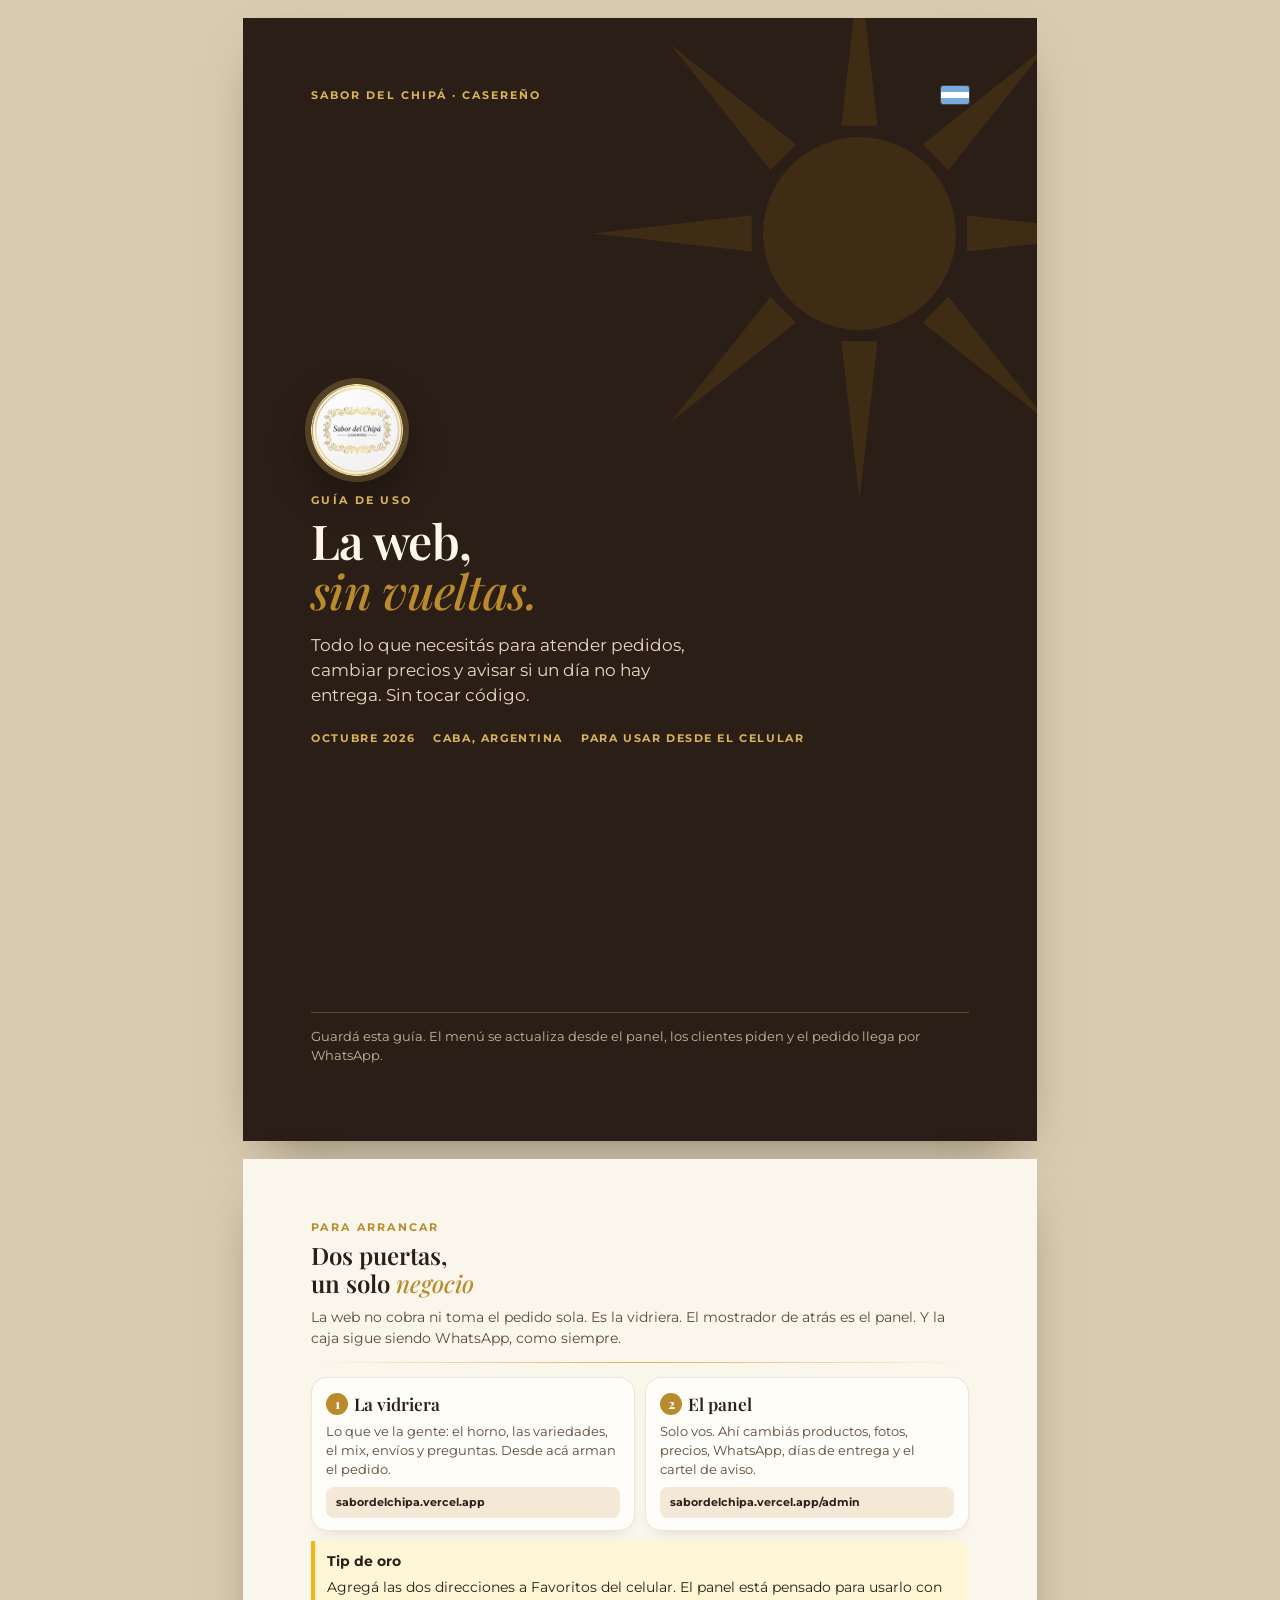
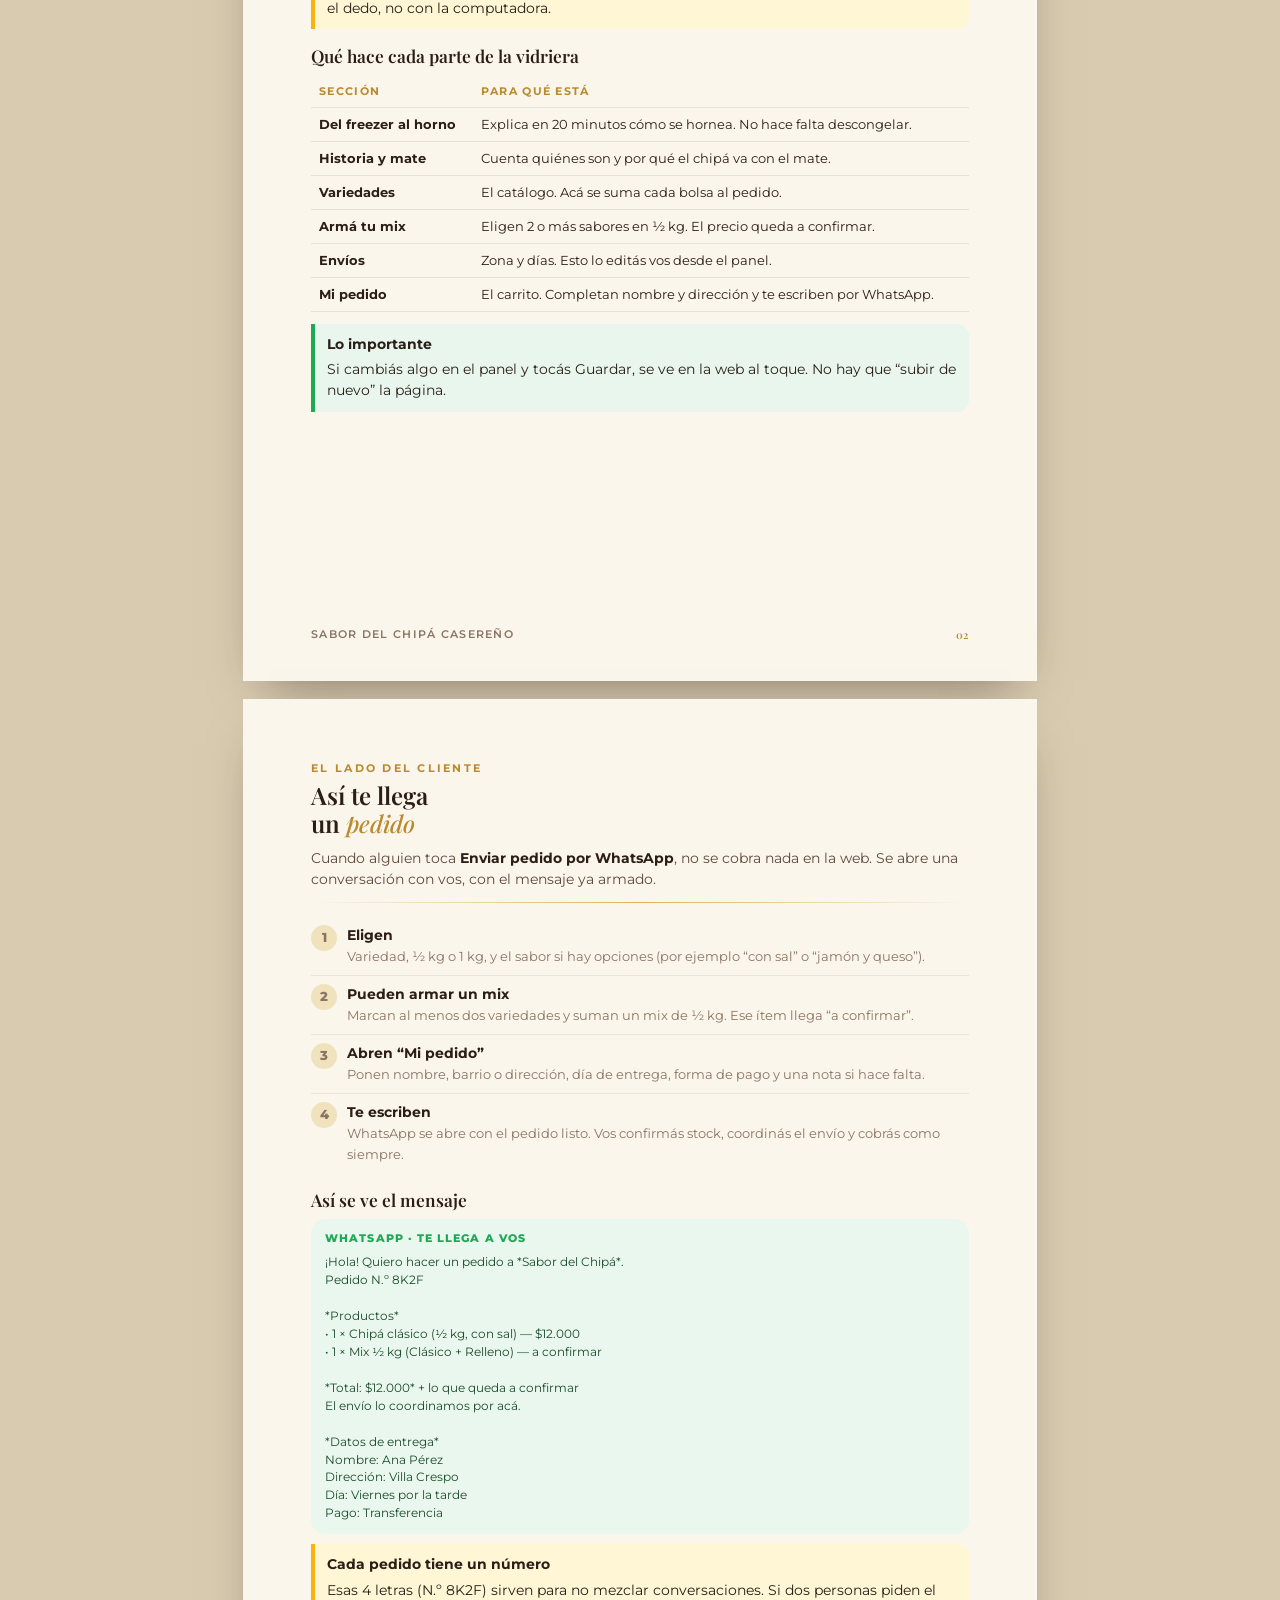
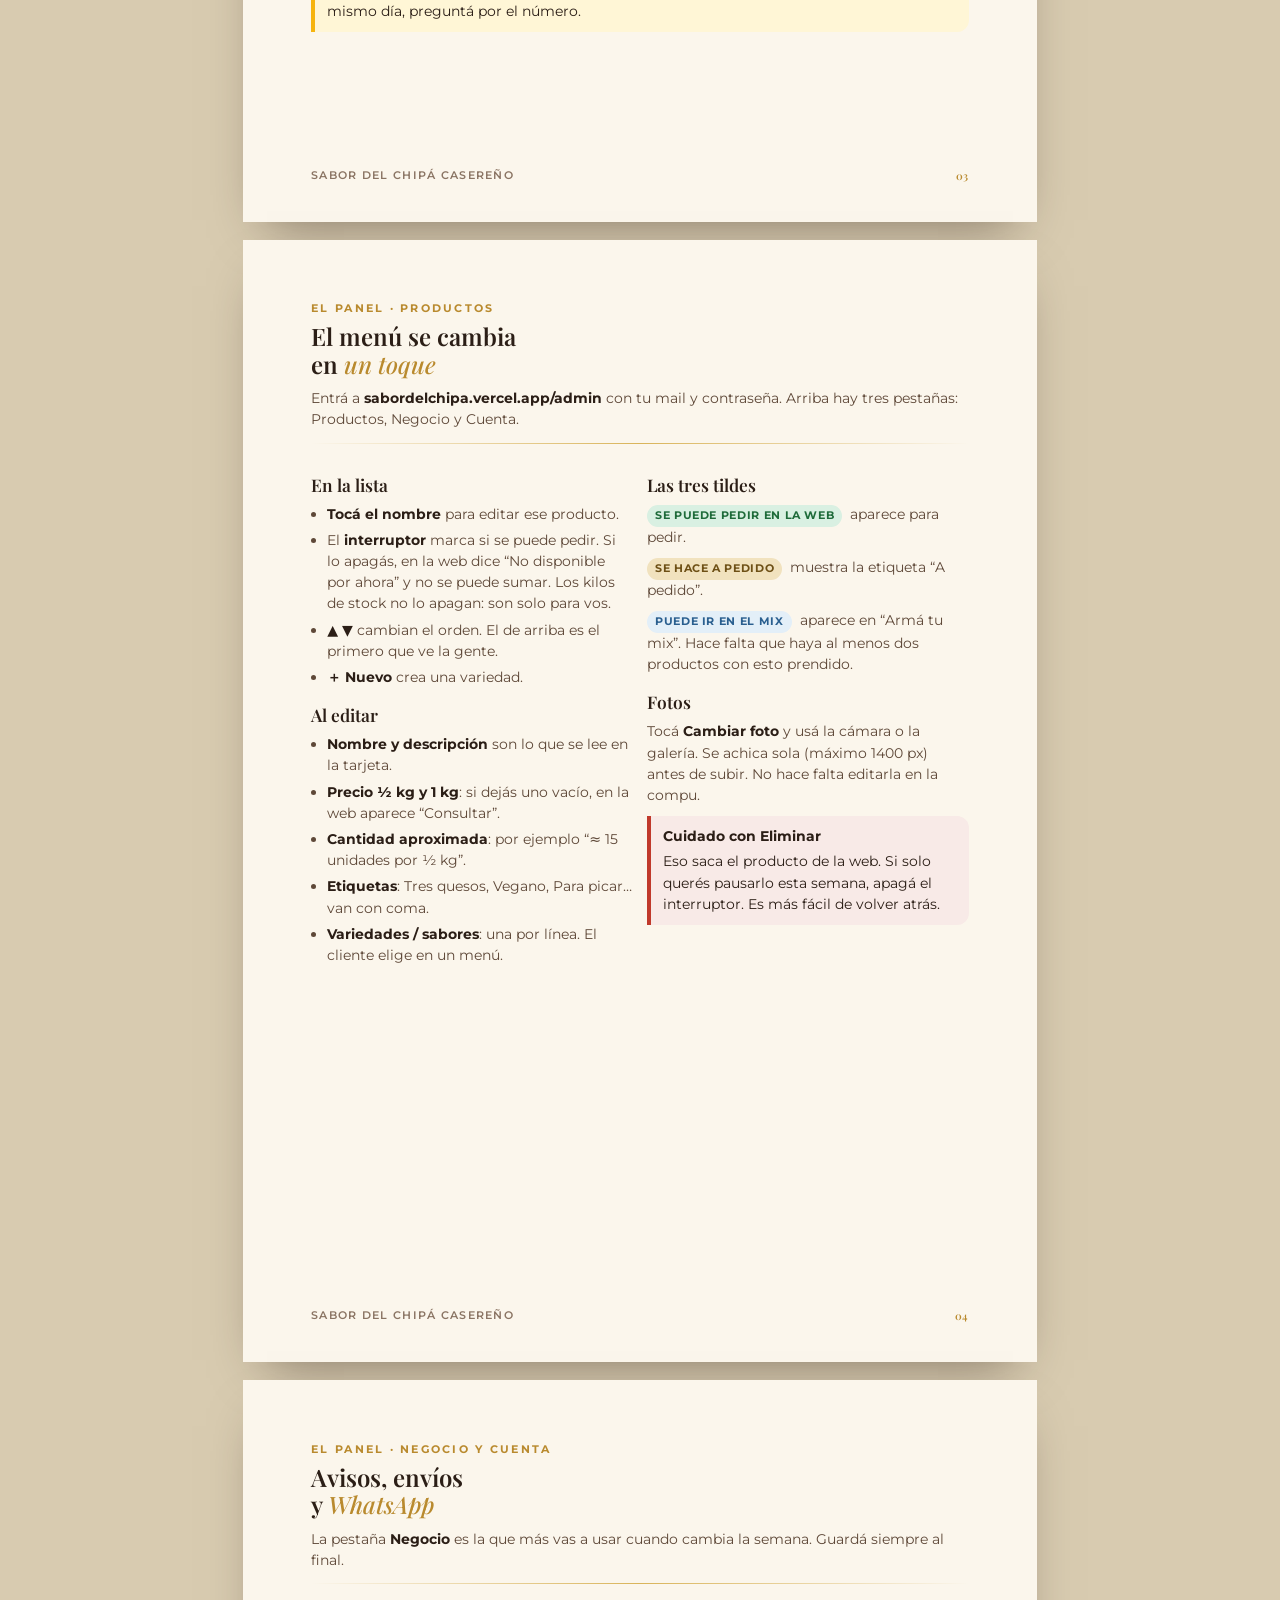
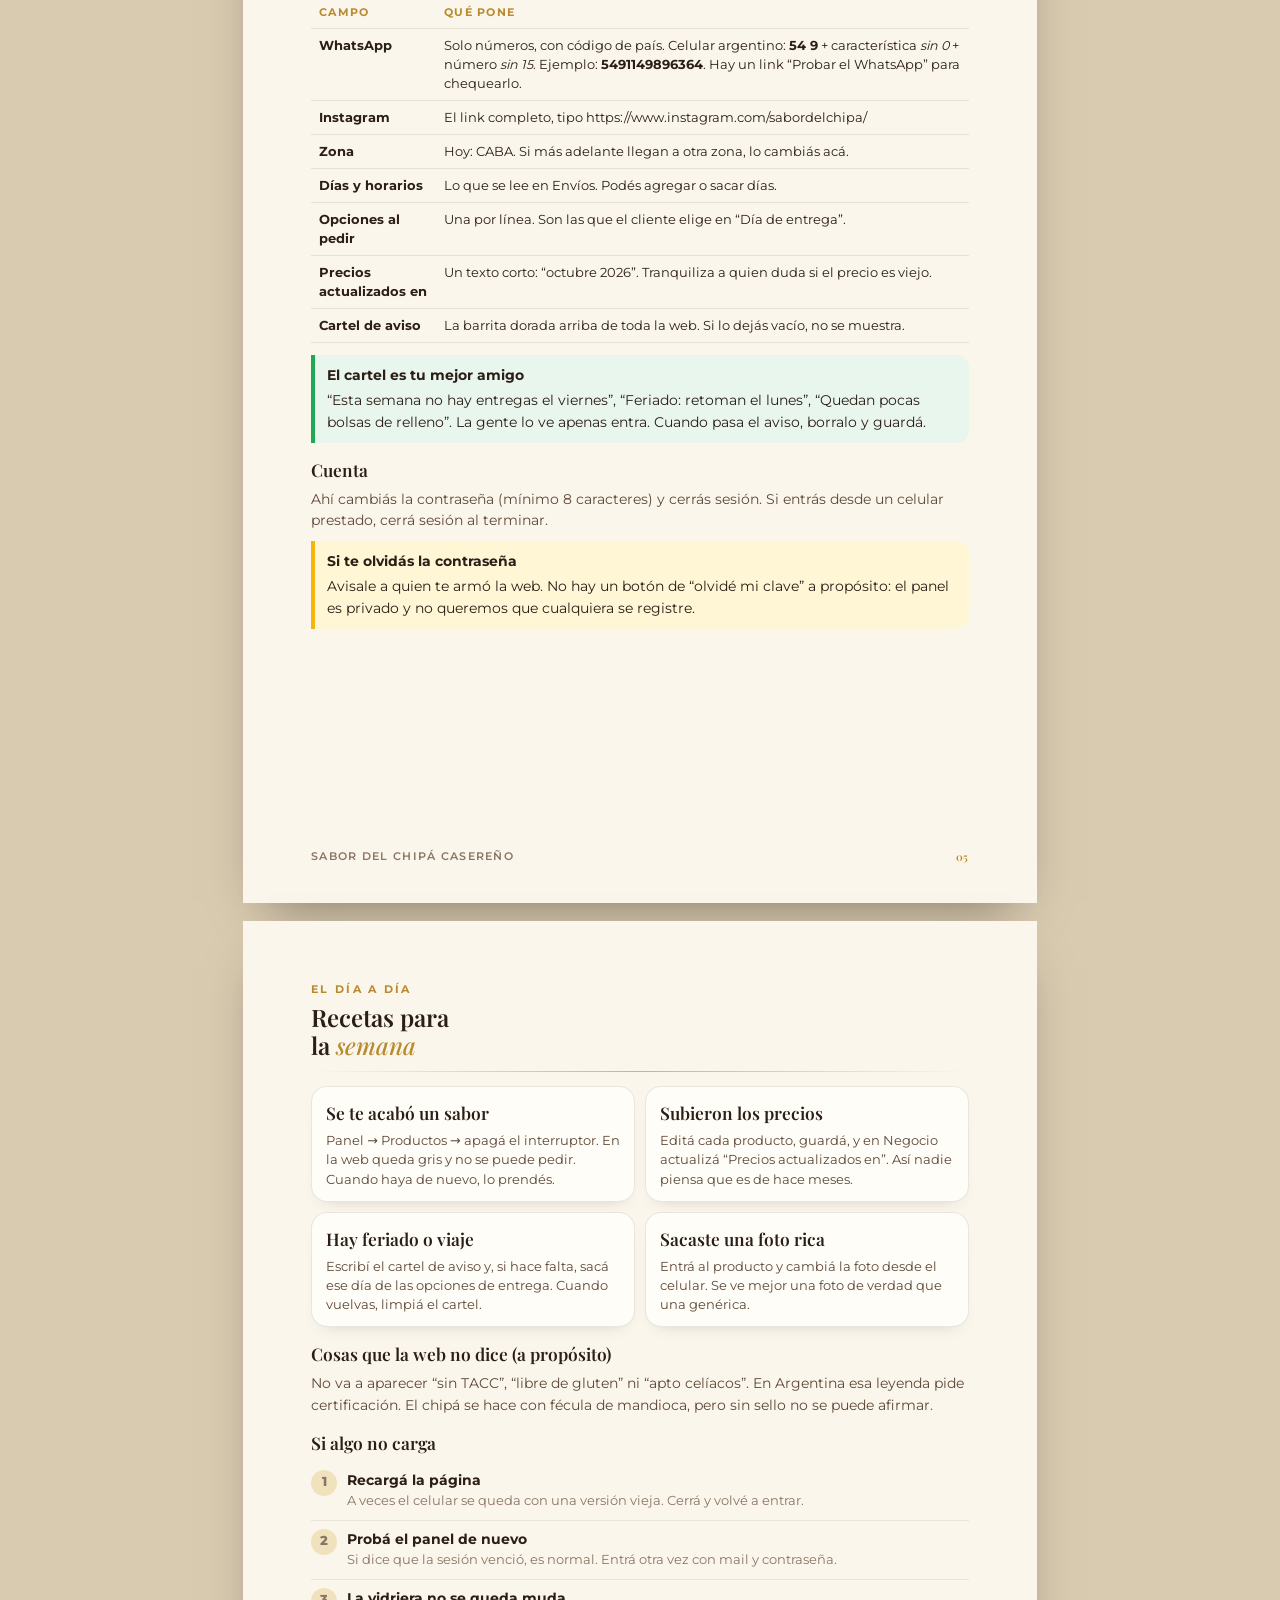
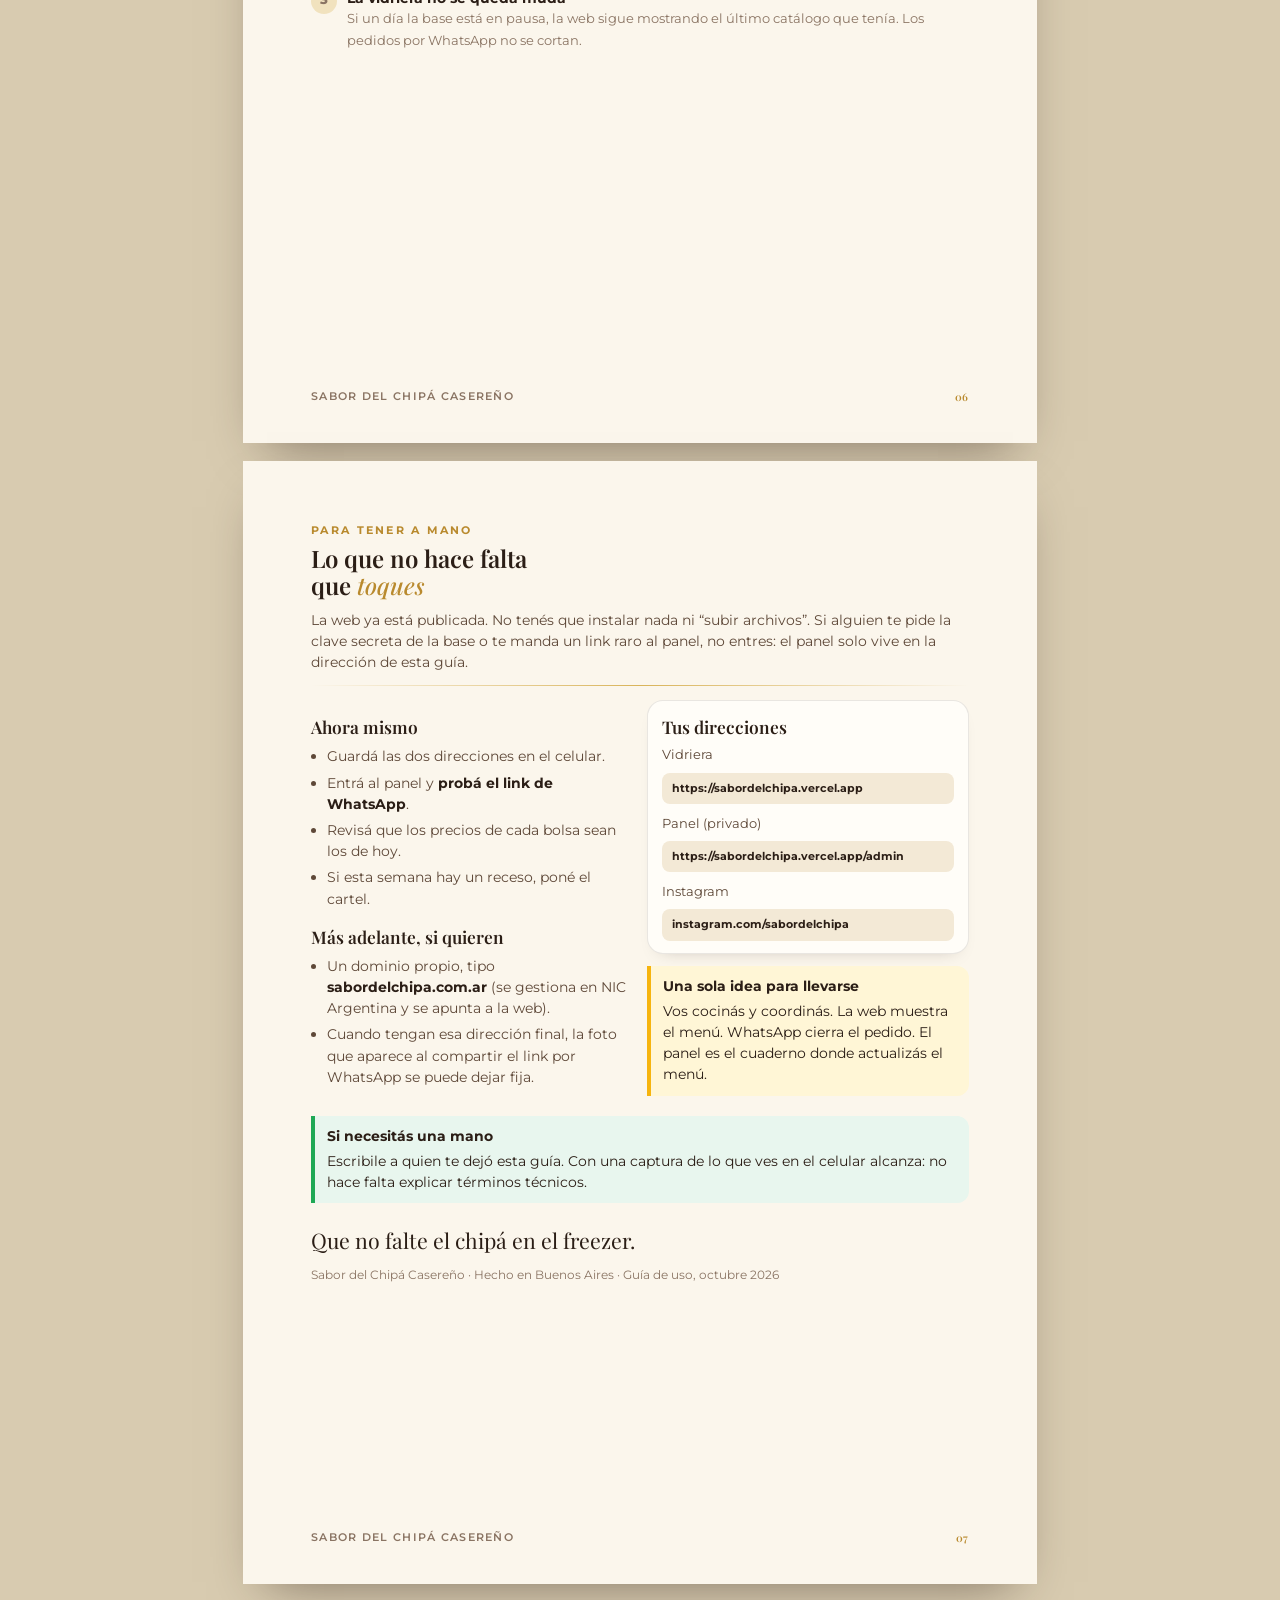
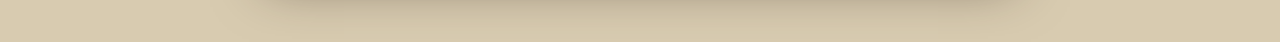
<file: docs/guia-dueno.html>
<!doctype html>
<html lang="es-AR">
<head>
  <meta charset="utf-8">
  <title>Guía de uso · Sabor del Chipá Casereño</title>
  <style>
    @font-face { font-family: 'Playfair Display'; src: url('../fonts/playfair-display-latin-wght-normal.woff2') format('woff2'); font-weight: 400 900; font-style: normal; }
    @font-face { font-family: 'Playfair Display'; src: url('../fonts/playfair-display-latin-wght-italic.woff2') format('woff2'); font-weight: 400 900; font-style: italic; }
    @font-face { font-family: 'Montserrat'; src: url('../fonts/montserrat-latin-wght-normal.woff2') format('woff2'); font-weight: 100 900; font-style: normal; }

    :root {
      --cream: #FBF6EC;
      --cream-2: #F3E9D6;
      --paper: #FFFDF8;
      --ink: #2B1E16;
      --ink-2: #5E4838;
      --muted: #8A7463;
      --gold: #B98A2E;
      --gold-2: #D9B45A;
      --gold-soft: #F1E2BE;
      --celeste: #74ACDF;
      --sol: #F6B40E;
      --rojo: #C0392B;
      --wa: #1FA855;
      --display: 'Playfair Display', Georgia, serif;
      --sans: 'Montserrat', system-ui, sans-serif;
    }

    * { box-sizing: border-box; }
    html, body { margin: 0; padding: 0; }
    body {
      background: #d8cbb0;
      color: var(--ink);
      font-family: var(--sans);
      font-size: 10.6pt;
      line-height: 1.5;
      -webkit-print-color-adjust: exact;
      print-color-adjust: exact;
    }

    @page { size: A4; margin: 0; }
    .page {
      width: 210mm;
      height: 297mm;
      background: var(--cream);
      position: relative;
      overflow: hidden;
      page-break-after: always;
      padding: 16mm 18mm 20mm;
    }
    .page:last-child { page-break-after: auto; }

    .foot {
      position: absolute; left: 18mm; right: 18mm; bottom: 10mm;
      display: flex; justify-content: space-between; align-items: center;
      font-size: 8pt; letter-spacing: .12em; text-transform: uppercase;
      color: var(--muted); font-weight: 600;
    }
    .foot b { color: var(--gold); letter-spacing: .04em; text-transform: none; font-family: var(--display); font-weight: 600; }

    .kicker {
      font-size: 8.5pt; font-weight: 700; letter-spacing: .2em; text-transform: uppercase;
      color: var(--gold); margin: 0 0 6px;
    }
    h1 {
      font-family: var(--display); font-weight: 600; font-size: 28pt;
      line-height: 1.05; margin: 0 0 10px; letter-spacing: -.015em;
    }
    h1 em { font-style: italic; color: var(--gold); font-weight: 500; }
    h2 {
      font-family: var(--display); font-weight: 600; font-size: 18pt;
      line-height: 1.15; margin: 0 0 10px;
    }
    h2 em { font-style: italic; color: var(--gold); font-weight: 500; }
    h3 {
      font-family: var(--display); font-weight: 600; font-size: 13pt;
      margin: 14px 0 6px;
    }
    p { margin: 0 0 9px; color: var(--ink-2); }
    strong { color: var(--ink); font-weight: 700; }

    .rule {
      height: 1px; border: 0; margin: 12px 0 14px;
      background: linear-gradient(90deg, transparent, var(--gold-2), transparent);
    }

    /* Portada */
    .cover { padding: 0; background: var(--ink); color: var(--cream); }
    .cover-inner { height: 100%; padding: 18mm 18mm 20mm; display: flex; flex-direction: column; }
    .cover-top { display: flex; justify-content: space-between; align-items: center; }
    .flag { width: 28px; height: 18px; border-radius: 2px; overflow: hidden; box-shadow: 0 0 0 1px rgba(255,255,255,.15); }
    .flag i { display: block; height: 6px; }
    .flag i:nth-child(1), .flag i:nth-child(3) { background: #74ACDF; }
    .flag i:nth-child(2) { background: #fff; position: relative; }
    .cover-brand { font-size: 8.5pt; letter-spacing: .18em; text-transform: uppercase; color: var(--gold-2); font-weight: 700; }
    .cover-hero { flex: 1; display: flex; flex-direction: column; justify-content: center; padding: 8mm 0 4mm; }
    .cover-logo {
      width: 92px; height: 92px; border-radius: 50%;
      box-shadow: 0 0 0 6px rgba(217,180,90,.25), 0 18px 40px rgba(0,0,0,.35);
      margin-bottom: 16px;
    }
    .cover h1 { color: #FFF8EA; font-size: 36pt; max-width: 14ch; }
    .cover-lead { color: #E8D9C0; font-size: 12.5pt; max-width: 34ch; margin: 8px 0 0; }
    .cover-meta {
      display: flex; gap: 18px; flex-wrap: wrap; margin-top: 22px;
      font-size: 8.5pt; letter-spacing: .14em; text-transform: uppercase; color: var(--gold-2); font-weight: 700;
    }
    .cover-bottom {
      border-top: 1px solid rgba(217,180,90,.28);
      padding-top: 14px; color: #C9B49A; font-size: 9.5pt;
    }
    .sun {
      position: absolute; right: -28mm; top: -18mm; width: 150mm; height: 150mm;
      opacity: .09; color: var(--sol);
    }

    /* Cajas */
    .grid-2 { display: grid; grid-template-columns: 1fr 1fr; gap: 10px; }
    .card {
      background: var(--paper); border: 1px solid rgba(43,30,22,.1);
      border-radius: 16px; padding: 13px 14px 12px;
      box-shadow: 0 8px 18px -14px rgba(43,30,22,.35);
    }
    .card .n {
      width: 22px; height: 22px; border-radius: 50%;
      background: var(--gold); color: #fff; font-weight: 800; font-size: 10pt;
      display: inline-grid; place-items: center; margin-right: 6px;
    }
    .card h3 { margin: 0 0 5px; display: flex; align-items: center; }
    .card p { margin: 0; font-size: 9.6pt; }
    .url {
      display: block; margin-top: 8px; padding: 7px 10px;
      background: var(--cream-2); border-radius: 8px;
      font-weight: 700; font-size: 8.6pt; color: var(--ink); word-break: break-all;
    }

    .steps { list-style: none; padding: 0; margin: 0 0 8px; }
    .steps li {
      display: grid; grid-template-columns: 26px 1fr; gap: 10px; align-items: start;
      padding: 8px 0; border-bottom: 1px solid rgba(43,30,22,.08);
    }
    .steps li:last-child { border-bottom: 0; }
    .dot {
      width: 26px; height: 26px; border-radius: 50%; background: var(--gold-soft);
      color: var(--gold); font-weight: 800; font-size: 10pt;
      display: grid; place-items: center;
    }
    .steps b { display: block; color: var(--ink); font-size: 10.4pt; }
    .steps span { color: var(--muted); font-size: 9.4pt; }

    .pill {
      display: inline-block; background: var(--gold-soft); color: #6E5016;
      font-weight: 700; font-size: 8pt; letter-spacing: .06em; text-transform: uppercase;
      padding: 3px 8px; border-radius: 999px; margin-right: 4px;
    }
    .pill.green { background: #D9F0E2; color: #1F6B3A; }
    .pill.blue { background: #E3EFF8; color: #2A5F8F; }
    .pill.red { background: #F8E4E2; color: #8A2A22; }

    .note {
      background: #FFF6D6; border-left: 4px solid var(--sol);
      border-radius: 0 12px 12px 0; padding: 10px 12px; margin: 10px 0;
    }
    .note b, .ok b, .warn b { display: block; margin-bottom: 4px; color: var(--ink); }
    .ok {
      background: #E8F6EE; border-left: 4px solid var(--wa);
      border-radius: 0 12px 12px 0; padding: 10px 12px; margin: 10px 0;
    }
    .warn {
      background: #F8EAE7; border-left: 4px solid var(--rojo);
      border-radius: 0 12px 12px 0; padding: 10px 12px; margin: 10px 0;
    }

    table { width: 100%; border-collapse: collapse; margin: 8px 0 12px; font-size: 9.5pt; }
    th, td { text-align: left; padding: 7px 8px; vertical-align: top; border-bottom: 1px solid rgba(43,30,22,.1); }
    th { color: var(--gold); font-size: 8pt; letter-spacing: .12em; text-transform: uppercase; }
    td b { color: var(--ink); }

    .cols { display: grid; grid-template-columns: 1fr 1fr; gap: 14px; }
    ul.clean { margin: 0; padding: 0 0 0 16px; color: var(--ink-2); }
    ul.clean li { margin: 0 0 5px; }

    .msg {
      background: #EAF7EE; border-radius: 14px; padding: 12px 14px;
      font-size: 9.3pt; color: #1A4A2A; white-space: pre-wrap; line-height: 1.45;
    }
    .msg .from { font-size: 8pt; letter-spacing: .1em; text-transform: uppercase; color: var(--wa); font-weight: 800; margin-bottom: 6px; }

    .toc { display: grid; gap: 6px; margin-top: 6px; }
    .toc a { color: inherit; text-decoration: none; display: flex; justify-content: space-between; gap: 12px; padding: 7px 0; border-bottom: 1px dotted rgba(232,217,192,.35); }
    .toc span { color: var(--gold-2); }

    @media screen {
      body { padding: 18px 0 40px; }
      .page { margin: 0 auto 18px; box-shadow: 0 22px 50px -24px rgba(43,30,22,.55); }
    }
  </style>
</head>
<body>

  <!-- PORTADA -->
  <section class="page cover">
    <svg class="sun" viewBox="-50 -50 100 100" aria-hidden="true">
      <g fill="currentColor">
        <circle r="17"/>
        <g>
          <path transform="rotate(0)" d="M-3.2 -19 L0 -47 L3.2 -19 Z"/>
          <path transform="rotate(45)" d="M-3.2 -19 L0 -47 L3.2 -19 Z"/>
          <path transform="rotate(90)" d="M-3.2 -19 L0 -47 L3.2 -19 Z"/>
          <path transform="rotate(135)" d="M-3.2 -19 L0 -47 L3.2 -19 Z"/>
          <path transform="rotate(180)" d="M-3.2 -19 L0 -47 L3.2 -19 Z"/>
          <path transform="rotate(225)" d="M-3.2 -19 L0 -47 L3.2 -19 Z"/>
          <path transform="rotate(270)" d="M-3.2 -19 L0 -47 L3.2 -19 Z"/>
          <path transform="rotate(315)" d="M-3.2 -19 L0 -47 L3.2 -19 Z"/>
        </g>
      </g>
    </svg>
    <div class="cover-inner">
      <div class="cover-top">
        <div class="cover-brand">Sabor del Chipá · Casereño</div>
        <div class="flag" aria-hidden="true"><i></i><i></i><i></i></div>
      </div>
      <div class="cover-hero">
        <img class="cover-logo" src="../img/logo-200.png" alt="Sabor del Chipá">
        <p class="kicker" style="color:#D9B45A">Guía de uso</p>
        <h1>La web,<br><em>sin vueltas.</em></h1>
        <p class="cover-lead">Todo lo que necesitás para atender pedidos, cambiar precios y avisar si un día no hay entrega. Sin tocar código.</p>
        <div class="cover-meta">
          <span>Octubre 2026</span>
          <span>CABA, Argentina</span>
          <span>Para usar desde el celular</span>
        </div>
      </div>
      <div class="cover-bottom">
        Guardá esta guía. El menú se actualiza desde el panel, los clientes piden y el pedido llega por WhatsApp.
      </div>
    </div>
  </section>

  <!-- PÁGINA 2 -->
  <section class="page">
    <p class="kicker">Para arrancar</p>
    <h2>Dos puertas,<br>un solo <em>negocio</em></h2>
    <p>La web no cobra ni toma el pedido sola. Es la vidriera. El mostrador de atrás es el panel. Y la caja sigue siendo WhatsApp, como siempre.</p>
    <hr class="rule">

    <div class="grid-2">
      <article class="card">
        <h3><span class="n">1</span> La vidriera</h3>
        <p>Lo que ve la gente: el horno, las variedades, el mix, envíos y preguntas. Desde acá arman el pedido.</p>
        <span class="url">sabordelchipa.vercel.app</span>
      </article>
      <article class="card">
        <h3><span class="n">2</span> El panel</h3>
        <p>Solo vos. Ahí cambiás productos, fotos, precios, WhatsApp, días de entrega y el cartel de aviso.</p>
        <span class="url">sabordelchipa.vercel.app/admin</span>
      </article>
    </div>

    <div class="note">
      <b>Tip de oro</b>
      Agregá las dos direcciones a Favoritos del celular. El panel está pensado para usarlo con el dedo, no con la computadora.
    </div>

    <h3>Qué hace cada parte de la vidriera</h3>
    <table>
      <tr><th>Sección</th><th>Para qué está</th></tr>
      <tr><td><b>Del freezer al horno</b></td><td>Explica en 20 minutos cómo se hornea. No hace falta descongelar.</td></tr>
      <tr><td><b>Historia y mate</b></td><td>Cuenta quiénes son y por qué el chipá va con el mate.</td></tr>
      <tr><td><b>Variedades</b></td><td>El catálogo. Acá se suma cada bolsa al pedido.</td></tr>
      <tr><td><b>Armá tu mix</b></td><td>Eligen 2 o más sabores en ½ kg. El precio queda a confirmar.</td></tr>
      <tr><td><b>Envíos</b></td><td>Zona y días. Esto lo editás vos desde el panel.</td></tr>
      <tr><td><b>Mi pedido</b></td><td>El carrito. Completan nombre y dirección y te escriben por WhatsApp.</td></tr>
    </table>

    <div class="ok">
      <b>Lo importante</b>
      Si cambiás algo en el panel y tocás Guardar, se ve en la web al toque. No hay que “subir de nuevo” la página.
    </div>
    <div class="foot"><span>Sabor del Chipá Casereño</span><b>02</b></div>
  </section>

  <!-- PÁGINA 3 -->
  <section class="page">
    <p class="kicker">El lado del cliente</p>
    <h2>Así te llega<br>un <em>pedido</em></h2>
    <p>Cuando alguien toca <strong>Enviar pedido por WhatsApp</strong>, no se cobra nada en la web. Se abre una conversación con vos, con el mensaje ya armado.</p>
    <hr class="rule">

    <ol class="steps">
      <li><span class="dot">1</span><div><b>Eligen</b><span>Variedad, ½ kg o 1 kg, y el sabor si hay opciones (por ejemplo “con sal” o “jamón y queso”).</span></div></li>
      <li><span class="dot">2</span><div><b>Pueden armar un mix</b><span>Marcan al menos dos variedades y suman un mix de ½ kg. Ese ítem llega “a confirmar”.</span></div></li>
      <li><span class="dot">3</span><div><b>Abren “Mi pedido”</b><span>Ponen nombre, barrio o dirección, día de entrega, forma de pago y una nota si hace falta.</span></div></li>
      <li><span class="dot">4</span><div><b>Te escriben</b><span>WhatsApp se abre con el pedido listo. Vos confirmás stock, coordinás el envío y cobrás como siempre.</span></div></li>
    </ol>

    <h3>Así se ve el mensaje</h3>
    <div class="msg"><div class="from">WhatsApp · te llega a vos</div>¡Hola! Quiero hacer un pedido a *Sabor del Chipá*.
Pedido N.º 8K2F

*Productos*
• 1 × Chipá clásico (½ kg, con sal) — $12.000
• 1 × Mix ½ kg (Clásico + Relleno) — a confirmar

*Total: $12.000* + lo que queda a confirmar
El envío lo coordinamos por acá.

*Datos de entrega*
Nombre: Ana Pérez
Dirección: Villa Crespo
Día: Viernes por la tarde
Pago: Transferencia</div>

    <div class="note">
      <b>Cada pedido tiene un número</b>
      Esas 4 letras (N.º 8K2F) sirven para no mezclar conversaciones. Si dos personas piden el mismo día, preguntá por el número.
    </div>
    <div class="foot"><span>Sabor del Chipá Casereño</span><b>03</b></div>
  </section>

  <!-- PÁGINA 4 -->
  <section class="page">
    <p class="kicker">El panel · Productos</p>
    <h2>El menú se cambia<br>en <em>un toque</em></h2>
    <p>Entrá a <strong>sabordelchipa.vercel.app/admin</strong> con tu mail y contraseña. Arriba hay tres pestañas: Productos, Negocio y Cuenta.</p>
    <hr class="rule">

    <div class="cols">
      <div>
        <h3>En la lista</h3>
        <ul class="clean">
          <li><strong>Tocá el nombre</strong> para editar ese producto.</li>
          <li>El <strong>interruptor</strong> marca si se puede pedir. Si lo apagás, en la web dice “No disponible por ahora” y no se puede sumar. Los kilos de stock no lo apagan: son solo para vos.</li>
          <li><strong>▲ ▼</strong> cambian el orden. El de arriba es el primero que ve la gente.</li>
          <li><strong>＋ Nuevo</strong> crea una variedad.</li>
        </ul>
        <h3>Al editar</h3>
        <ul class="clean">
          <li><strong>Nombre y descripción</strong> son lo que se lee en la tarjeta.</li>
          <li><strong>Precio ½ kg y 1 kg</strong>: si dejás uno vacío, en la web aparece “Consultar”.</li>
          <li><strong>Cantidad aproximada</strong>: por ejemplo “≈ 15 unidades por ½ kg”.</li>
          <li><strong>Etiquetas</strong>: Tres quesos, Vegano, Para picar… van con coma.</li>
          <li><strong>Variedades / sabores</strong>: una por línea. El cliente elige en un menú.</li>
        </ul>
      </div>
      <div>
        <h3>Las tres tildes</h3>
        <p><span class="pill green">Se puede pedir en la web</span> aparece para pedir.</p>
        <p><span class="pill">Se hace a pedido</span> muestra la etiqueta “A pedido”.</p>
        <p><span class="pill blue">Puede ir en el mix</span> aparece en “Armá tu mix”. Hace falta que haya al menos dos productos con esto prendido.</p>
        <h3>Fotos</h3>
        <p>Tocá <strong>Cambiar foto</strong> y usá la cámara o la galería. Se achica sola (máximo 1400 px) antes de subir. No hace falta editarla en la compu.</p>
        <div class="warn">
          <b>Cuidado con Eliminar</b>
          Eso saca el producto de la web. Si solo querés pausarlo esta semana, apagá el interruptor. Es más fácil de volver atrás.
        </div>
      </div>
    </div>
    <div class="foot"><span>Sabor del Chipá Casereño</span><b>04</b></div>
  </section>

  <!-- PÁGINA 5 -->
  <section class="page">
    <p class="kicker">El panel · Negocio y cuenta</p>
    <h2>Avisos, envíos<br>y <em>WhatsApp</em></h2>
    <p>La pestaña <strong>Negocio</strong> es la que más vas a usar cuando cambia la semana. Guardá siempre al final.</p>
    <hr class="rule">

    <table>
      <tr><th>Campo</th><th>Qué pone</th></tr>
      <tr><td><b>WhatsApp</b></td><td>Solo números, con código de país. Celular argentino: <strong>54 9</strong> + característica <em>sin 0</em> + número <em>sin 15</em>. Ejemplo: <strong>5491149896364</strong>. Hay un link “Probar el WhatsApp” para chequearlo.</td></tr>
      <tr><td><b>Instagram</b></td><td>El link completo, tipo https://www.instagram.com/sabordelchipa/</td></tr>
      <tr><td><b>Zona</b></td><td>Hoy: CABA. Si más adelante llegan a otra zona, lo cambiás acá.</td></tr>
      <tr><td><b>Días y horarios</b></td><td>Lo que se lee en Envíos. Podés agregar o sacar días.</td></tr>
      <tr><td><b>Opciones al pedir</b></td><td>Una por línea. Son las que el cliente elige en “Día de entrega”.</td></tr>
      <tr><td><b>Precios actualizados en</b></td><td>Un texto corto: “octubre 2026”. Tranquiliza a quien duda si el precio es viejo.</td></tr>
      <tr><td><b>Cartel de aviso</b></td><td>La barrita dorada arriba de toda la web. Si lo dejás vacío, no se muestra.</td></tr>
    </table>

    <div class="ok">
      <b>El cartel es tu mejor amigo</b>
      “Esta semana no hay entregas el viernes”, “Feriado: retoman el lunes”, “Quedan pocas bolsas de relleno”. La gente lo ve apenas entra. Cuando pasa el aviso, borralo y guardá.
    </div>

    <h3>Cuenta</h3>
    <p>Ahí cambiás la contraseña (mínimo 8 caracteres) y cerrás sesión. Si entrás desde un celular prestado, cerrá sesión al terminar.</p>
    <div class="note">
      <b>Si te olvidás la contraseña</b>
      Avisale a quien te armó la web. No hay un botón de “olvidé mi clave” a propósito: el panel es privado y no queremos que cualquiera se registre.
    </div>
    <div class="foot"><span>Sabor del Chipá Casereño</span><b>05</b></div>
  </section>

  <!-- PÁGINA 6 -->
  <section class="page">
    <p class="kicker">El día a día</p>
    <h2>Recetas para<br>la <em>semana</em></h2>
    <hr class="rule">

    <div class="grid-2">
      <article class="card">
        <h3>Se te acabó un sabor</h3>
        <p>Panel → Productos → apagá el interruptor. En la web queda gris y no se puede pedir. Cuando haya de nuevo, lo prendés.</p>
      </article>
      <article class="card">
        <h3>Subieron los precios</h3>
        <p>Editá cada producto, guardá, y en Negocio actualizá “Precios actualizados en”. Así nadie piensa que es de hace meses.</p>
      </article>
      <article class="card">
        <h3>Hay feriado o viaje</h3>
        <p>Escribí el cartel de aviso y, si hace falta, sacá ese día de las opciones de entrega. Cuando vuelvas, limpiá el cartel.</p>
      </article>
      <article class="card">
        <h3>Sacaste una foto rica</h3>
        <p>Entrá al producto y cambiá la foto desde el celular. Se ve mejor una foto de verdad que una genérica.</p>
      </article>
    </div>

    <h3>Cosas que la web no dice (a propósito)</h3>
    <p>No va a aparecer “sin TACC”, “libre de gluten” ni “apto celíacos”. En Argentina esa leyenda pide certificación. El chipá se hace con fécula de mandioca, pero sin sello no se puede afirmar.</p>

    <h3>Si algo no carga</h3>
    <ol class="steps">
      <li><span class="dot">1</span><div><b>Recargá la página</b><span>A veces el celular se queda con una versión vieja. Cerrá y volvé a entrar.</span></div></li>
      <li><span class="dot">2</span><div><b>Probá el panel de nuevo</b><span>Si dice que la sesión venció, es normal. Entrá otra vez con mail y contraseña.</span></div></li>
      <li><span class="dot">3</span><div><b>La vidriera no se queda muda</b><span>Si un día la base está en pausa, la web sigue mostrando el último catálogo que tenía. Los pedidos por WhatsApp no se cortan.</span></div></li>
    </ol>
    <div class="foot"><span>Sabor del Chipá Casereño</span><b>06</b></div>
  </section>

  <!-- PÁGINA 7 -->
  <section class="page">
    <p class="kicker">Para tener a mano</p>
    <h2>Lo que no hace falta<br>que <em>toques</em></h2>
    <p>La web ya está publicada. No tenés que instalar nada ni “subir archivos”. Si alguien te pide la clave secreta de la base o te manda un link raro al panel, no entres: el panel solo vive en la dirección de esta guía.</p>
    <hr class="rule">

    <div class="cols">
      <div>
        <h3>Ahora mismo</h3>
        <ul class="clean">
          <li>Guardá las dos direcciones en el celular.</li>
          <li>Entrá al panel y <strong>probá el link de WhatsApp</strong>.</li>
          <li>Revisá que los precios de cada bolsa sean los de hoy.</li>
          <li>Si esta semana hay un receso, poné el cartel.</li>
        </ul>
        <h3>Más adelante, si quieren</h3>
        <ul class="clean">
          <li>Un dominio propio, tipo <strong>sabordelchipa.com.ar</strong> (se gestiona en NIC Argentina y se apunta a la web).</li>
          <li>Cuando tengan esa dirección final, la foto que aparece al compartir el link por WhatsApp se puede dejar fija.</li>
        </ul>
      </div>
      <div>
        <div class="card">
          <h3>Tus direcciones</h3>
          <p>Vidriera</p>
          <span class="url">https://sabordelchipa.vercel.app</span>
          <p style="margin-top:10px">Panel (privado)</p>
          <span class="url">https://sabordelchipa.vercel.app/admin</span>
          <p style="margin-top:10px">Instagram</p>
          <span class="url">instagram.com/sabordelchipa</span>
        </div>
        <div class="note" style="margin-top:12px">
          <b>Una sola idea para llevarse</b>
          Vos cocinás y coordinás. La web muestra el menú. WhatsApp cierra el pedido. El panel es el cuaderno donde actualizás el menú.
        </div>
      </div>
    </div>

    <div class="ok">
      <b>Si necesitás una mano</b>
      Escribile a quien te dejó esta guía. Con una captura de lo que ves en el celular alcanza: no hace falta explicar términos técnicos.
    </div>

    <p style="margin-top:22px;font-family:var(--display);font-size:16pt;color:var(--ink)">Que no falte el chipá en el freezer.</p>
    <p style="color:var(--muted);font-size:9pt;margin:0">Sabor del Chipá Casereño · Hecho en Buenos Aires · Guía de uso, octubre 2026</p>
    <div class="foot"><span>Sabor del Chipá Casereño</span><b>07</b></div>
  </section>

</body>
</html>
</file>
<file: css/styles.css>
/* ============ Fuentes (autoalojadas) ============ */
@font-face { font-family: 'Playfair Display'; src: url('../fonts/playfair-display-latin-wght-italic.woff2') format('woff2'); font-weight: 400 900; font-style: italic; font-display: swap; }
@font-face { font-family: 'Playfair Display'; src: url('../fonts/playfair-display-latin-wght-normal.woff2') format('woff2'); font-weight: 400 900; font-style: normal; font-display: swap; }
@font-face { font-family: 'Montserrat'; src: url('../fonts/montserrat-latin-wght-normal.woff2') format('woff2'); font-weight: 100 900; font-style: normal; font-display: swap; }

/* ============ Tokens ============ */
:root {
  --cream: #FBF6EC;
  --cream-2: #F3E9D6;
  --paper: #FFFDF8;
  --ink: #2B1E16;
  --ink-2: #5E4838;
  --muted: #8A7463;
  --gold: #B98A2E;
  --gold-2: #D9B45A;
  --gold-soft: #F1E2BE;
  --crust: #C8742B;
  --oven: #1C0F08;
  --frost: #DCEBF4;
  --celeste: #74ACDF;
  --celeste-d: #4F8FCB;
  --celeste-soft: #E3EFF8;
  --sol: #F6B40E;
  --rojo: #C0392B;
  --wa: #1FA855;
  --wa-dark: #178A45;
  --line: rgba(43, 30, 22, .12);
  --shadow: 0 18px 40px -18px rgba(43, 30, 22, .35);
  --shadow-sm: 0 6px 18px -8px rgba(43, 30, 22, .3);
  --radius: 22px;
  --display: 'Playfair Display', 'Georgia', serif;
  --sans: 'Montserrat', system-ui, -apple-system, 'Segoe UI', sans-serif;
  --wrap: 1180px;
  --nav-h: 68px;
}

/* ============ Base ============ */
*, *::before, *::after { box-sizing: border-box; }
[hidden] { display: none !important; }
html { scroll-behavior: smooth; -webkit-text-size-adjust: 100%; }
body {
  margin: 0;
  background: var(--cream);
  color: var(--ink);
  font-family: var(--sans);
  font-size: 16px;
  line-height: 1.6;
  -webkit-font-smoothing: antialiased;
  overflow-x: hidden;
}
img { max-width: 100%; display: block; }
a { color: inherit; }
button { font: inherit; color: inherit; }
:focus-visible { outline: 3px solid var(--gold); outline-offset: 3px; border-radius: 8px; }
.skip { position: absolute; left: -999px; top: 8px; background: var(--ink); color: #fff; padding: 8px 14px; border-radius: 10px; z-index: 100; }
.skip:focus { left: 8px; }
.wrap { width: min(var(--wrap), 100% - 32px); margin-inline: auto; }

.eyebrow {
  font-size: 12px; font-weight: 700; letter-spacing: .18em; text-transform: uppercase;
  color: var(--gold); margin: 0 0 12px;
}
.h2 {
  font-family: var(--display); font-weight: 600; font-size: clamp(32px, 5vw, 56px);
  line-height: 1.05; letter-spacing: -.01em; margin: 0 0 18px;
}
.h2 em, .hero-title em { font-style: italic; color: var(--gold); font-weight: 500; }
.h3 { font-family: var(--display); font-weight: 600; font-size: 26px; line-height: 1.15; margin: 0 0 8px; }
.section-head { max-width: 680px; margin-bottom: 40px; }
.section-sub { color: var(--ink-2); margin: 0; }

/* ============ Botones ============ */
.btn {
  --bg: var(--ink); --fg: #FFF8EA;
  display: inline-flex; align-items: center; justify-content: center; gap: 8px;
  min-height: 48px; padding: 0 22px; border-radius: 999px; border: 0;
  background: var(--bg); color: var(--fg); font-weight: 600; font-size: 15px;
  text-decoration: none; cursor: pointer; white-space: nowrap;
  transition: transform .2s ease, box-shadow .2s ease, background .2s ease;
  box-shadow: var(--shadow-sm);
}
.btn:hover { transform: translateY(-2px); box-shadow: var(--shadow); }
.btn:active { transform: translateY(0) scale(.98); }
.btn-primary { --bg: var(--ink); }
.btn-wa { --bg: var(--wa); --fg: #fff; }
.btn-wa:hover { --bg: var(--wa-dark); }
.btn-ghost-light { --bg: transparent; --fg: #FFF8EA; box-shadow: inset 0 0 0 1.5px rgba(255, 248, 234, .5); }
.btn-sm { min-height: 40px; padding: 0 16px; font-size: 14px; }

/* "Escribinos": se le pega al mouse 4 segundos (la anima anim.js) */
.btn[data-magnet] { position: relative; }
.btn.is-held { z-index: 6; transition: box-shadow .2s ease; box-shadow: 0 18px 34px -12px rgba(31, 168, 85, .55); }
.btn-ghost-light.is-held { box-shadow: inset 0 0 0 1.5px rgba(255, 248, 234, .8), 0 18px 34px -12px rgba(0, 0, 0, .5); }
.magnet-bubble {
  position: absolute; left: 50%; bottom: calc(100% + 14px); z-index: 2;
  padding: 8px 14px 11px; border-radius: 14px; background: var(--paper); color: var(--ink);
  font-size: 13.5px; font-weight: 700; white-space: nowrap; box-shadow: var(--shadow);
  opacity: 0; transform: translate(-50%, 8px) scale(.85); pointer-events: none;
  transition: opacity .25s ease, transform .35s cubic-bezier(.2, .9, .3, 1.4);
}
.magnet-bubble::after { content: ''; position: absolute; left: 50%; top: 100%; margin-left: -7px; border: 7px solid transparent; border-top-color: var(--paper); }
.magnet-bubble.show { opacity: 1; transform: translate(-50%, 0) scale(1); }
.mb-bar { position: absolute; left: 12px; right: 12px; bottom: 5px; height: 3px; border-radius: 3px; background: var(--wa); transform-origin: left center; }
.magnet-heart { position: fixed; z-index: 95; margin: -10px 0 0 -10px; font-size: 20px; line-height: 1; pointer-events: none; }
.btn-block { width: 100%; }
.icon-btn { width: 44px; height: 44px; border-radius: 50%; border: 0; background: var(--cream-2); display: grid; place-items: center; cursor: pointer; }

/* ============ Nav ============ */
.nav {
  position: fixed; inset: 0 0 auto 0; z-index: 40; height: var(--nav-h);
  display: flex; align-items: center; justify-content: space-between; gap: 16px;
  padding: 0 max(16px, calc((100vw - var(--wrap)) / 2));
  background: rgba(251, 246, 236, .82);
  backdrop-filter: blur(14px) saturate(1.2); -webkit-backdrop-filter: blur(14px) saturate(1.2);
  border-bottom: 1px solid transparent; transition: border-color .3s, background .3s;
}
.nav.is-scrolled { border-bottom-color: var(--line); }
.brand { display: flex; align-items: center; gap: 10px; text-decoration: none; }
.brand img { width: 44px; height: 44px; border-radius: 50%; box-shadow: 0 2px 10px -4px rgba(0,0,0,.35); }
.brand-text { display: flex; flex-direction: column; line-height: 1.05; }
.brand-name { font-family: var(--display); font-style: italic; font-weight: 600; font-size: 20px; }
.brand-sub { font-size: 10px; letter-spacing: .32em; text-transform: uppercase; color: var(--muted); font-weight: 600; }
.nav-links { display: flex; gap: 28px; }
.nav-links a { text-decoration: none; font-weight: 500; font-size: 15px; color: var(--ink-2); }
.nav-links a:hover { color: var(--ink); }
.nav-count { display: inline-grid; place-items: center; min-width: 22px; height: 22px; padding: 0 6px; border-radius: 999px; background: var(--gold); color: #fff; font-size: 12px; font-weight: 700; }

/* ============ HERO: video del horno ============ */
.hero {
  position: relative;
  background:
    radial-gradient(1200px 600px at 85% 30%, rgba(217, 180, 90, .16), transparent 60%),
    var(--cream);
}
.hero-inner {
  min-height: 100vh; min-height: 100svh;
  display: grid; grid-template-columns: minmax(0, 1fr) minmax(0, 1.15fr); align-items: center; gap: 44px;
  padding: calc(var(--nav-h) + var(--aviso-h, 0px) + 24px) max(16px, calc((100vw - var(--wrap)) / 2)) 48px;
}
.hero-copy { position: relative; z-index: 2; max-width: 520px; }
.hero-title {
  font-family: var(--display); font-weight: 600;
  font-size: clamp(44px, 6.2vw, 84px); line-height: .98; letter-spacing: -.02em;
  margin: 0 0 18px;
}
.hero-title .line { display: block; overflow: hidden; padding-bottom: .06em; }
.hero-title .word { display: inline-block; will-change: transform; }
.hero-sub { font-size: 17px; color: var(--ink-2); max-width: 46ch; margin: 0 0 22px; }

.steps { list-style: none; padding: 0; margin: 0 0 26px; display: grid; gap: 6px; }
.step {
  display: flex; align-items: center; gap: 14px; padding: 8px 12px; border-radius: 14px;
  opacity: .45; transition: opacity .35s, background .35s, transform .35s;
}
.step.is-active { opacity: 1; background: var(--paper); box-shadow: var(--shadow-sm); transform: translateX(6px); }
.step.is-done { opacity: .75; }
.step-n {
  flex: none; width: 34px; height: 34px; border-radius: 50%; display: grid; place-items: center;
  font-weight: 700; font-size: 14px; background: var(--cream-2); color: var(--ink-2); transition: background .35s, color .35s;
}
.step.is-active .step-n, .step.is-done .step-n { background: var(--gold); color: #fff; }
.step-t { display: flex; flex-direction: column; line-height: 1.25; }
.step-t b { font-size: 15px; }
.step-t small { font-size: 13px; color: var(--muted); }
.hero-cta { display: flex; flex-wrap: wrap; gap: 12px; }
.hero-copy .hero-cta { align-items: center; }

/* "Hacé tu pedido": el botón principal para pedir.
   Botón de dos líneas (qué hace + qué pasa después), ícono de bolsa como "Mi pedido"
   y flecha. Sin animaciones: solo se levanta un poquito al pasar el mouse. */
.btn-order {
  --o-bg: var(--ink); --o-fg: #FFF8EA; --o-sub: var(--gold-2); --o-ico-bg: var(--gold); --o-ico-fg: #fff;
  display: inline-flex; align-items: center; gap: 14px; min-height: 64px; padding: 8px 22px 8px 9px;
  border-radius: 999px; background: var(--o-bg); color: var(--o-fg); text-decoration: none;
  box-shadow: 0 14px 28px -14px rgba(43, 30, 22, .7);
  transition: transform .2s ease, box-shadow .2s ease;
}
.btn-order:hover { transform: translateY(-2px); box-shadow: 0 18px 32px -14px rgba(43, 30, 22, .8); }
.btn-order:hover .bo-go { transform: translateX(3px); }
.btn-order:active { transform: translateY(0) scale(.98); }
.btn-order:focus-visible { outline: 3px solid var(--gold); outline-offset: 3px; }
.bo-ico { flex: none; display: grid; place-items: center; width: 46px; height: 46px; border-radius: 50%; background: var(--o-ico-bg); color: var(--o-ico-fg); }
.bo-txt { display: flex; flex-direction: column; gap: 2px; line-height: 1.15; text-align: left; }
.bo-txt b { font-size: 18px; font-weight: 700; letter-spacing: .005em; }
.bo-txt small { font-size: 12.5px; font-weight: 500; color: var(--o-sub); }
.bo-go { flex: none; margin-left: auto; transition: transform .2s ease; }

/* Ventana del horno: marco oscuro, video 16:9 y un panel con temperatura, barra y reloj.
   --p (0 a 1) lo actualiza anim.js con el avance del video: el resplandor crece al dorarse. */
.oven-window {
  --p: 0;
  position: relative; width: 100%; max-width: 660px; justify-self: center;
  padding: 12px 12px 10px; border-radius: 30px;
  background: linear-gradient(160deg, #3A2618, var(--oven) 55%);
  box-shadow:
    0 30px 50px -20px rgba(43, 30, 22, .45),
    0 0 calc(24px + 46px * var(--p)) calc(-8px + 10px * var(--p)) rgba(255, 138, 42, calc(.16 + .34 * var(--p))),
    inset 0 1px 0 rgba(255, 255, 255, .08);
}
.ow-glass { position: relative; aspect-ratio: 16 / 9; border-radius: 20px; overflow: hidden; background: #120A05; isolation: isolate; }
.ow-glass video { display: block; width: 100%; height: 100%; object-fit: cover; transition: opacity .35s ease; }
.oven-window.is-fading video { opacity: 0; }   /* fundido corto al volver a empezar el bucle */
/* reflejo suave del vidrio de la puerta */
.ow-glass::after {
  content: ''; position: absolute; inset: 0; pointer-events: none; border-radius: inherit;
  background: linear-gradient(118deg, rgba(255, 255, 255, .08), rgba(255, 255, 255, 0) 32%);
  box-shadow: inset 0 0 0 1px rgba(255, 255, 255, .06), inset 0 0 36px rgba(0, 0, 0, .35);
}
/* "Ver cómo se hornea": solo aparece si el video no arranca solo (movimiento reducido, ahorro de datos o el navegador no deja) */
.ow-btn {
  position: absolute; z-index: 2; inset: 0; margin: auto; width: max-content; height: max-content;
  display: inline-flex; align-items: center; gap: 8px; min-height: 44px; padding: 0 18px;
  border: 0; border-radius: 999px; cursor: pointer;
  font: 600 14px var(--sans); color: var(--ink);
  background: rgba(255, 253, 248, .94); box-shadow: 0 10px 24px -10px rgba(0, 0, 0, .55);
  transition: transform .2s, background .2s;
}
.ow-btn:not([hidden]) { animation: owIn .5s cubic-bezier(.2, .9, .3, 1.3) both; }
.ow-btn:hover { background: #fff; transform: translateY(-2px); }
.ow-btn:focus-visible { outline: 3px solid var(--sol); outline-offset: 3px; }
.ow-btn svg { color: var(--crust); }
@keyframes owIn { from { opacity: 0; transform: translateY(10px) scale(.92); } }

.ow-panel { display: flex; align-items: center; gap: 16px; padding: 11px 8px 2px; color: #F6E7CF; }
.ow-stat { display: flex; flex-direction: column; gap: 3px; flex: none; }
.ow-stat-time { align-items: flex-end; min-width: 70px; }
.ow-label { display: inline-flex; align-items: center; gap: 6px; font-size: 10px; font-weight: 700; letter-spacing: .16em; text-transform: uppercase; color: rgba(246, 231, 207, .62); }
.ow-led { width: 7px; height: 7px; border-radius: 50%; background: #FF7A22; box-shadow: 0 0 8px #FF7A22; }
.ow-value { font-family: var(--display); font-weight: 700; font-size: 28px; line-height: 1; font-variant-numeric: tabular-nums; color: #FFC46B; text-shadow: 0 0 14px rgba(255, 150, 50, .4); }
.ow-value small { font-family: var(--sans); font-size: 12px; font-weight: 600; margin-left: 3px; color: rgba(246, 231, 207, .7); text-shadow: none; }
.ow-bar { flex: 1; height: 6px; border-radius: 6px; background: rgba(255, 255, 255, .1); overflow: hidden; }
.ow-bar i { display: block; height: 100%; width: 0; border-radius: inherit; background: linear-gradient(90deg, #F2C66B, var(--crust), #E2561B); }

/* ============ Marquee ============ */
.marquee { overflow: hidden; color: #fff; padding: 20px 0; background: linear-gradient(#fff 0 5px, var(--celeste-d) 5px calc(100% - 5px), #fff calc(100% - 5px)); }
.marquee-track { display: flex; align-items: center; gap: 26px; width: max-content; font-family: var(--display); font-style: italic; font-weight: 600; font-size: 30px; will-change: transform; text-shadow: 0 1px 0 rgba(0, 0, 0, .12); }
.m-sol { width: 30px; height: 30px; color: var(--sol); flex: none; }

/* ============ Historia ============ */
.story { padding: 110px 0; }
.story-grid { display: grid; grid-template-columns: 1fr 1fr; gap: 64px; align-items: center; }
.story-media { position: relative; padding-bottom: 30%; }
.story-media img { border-radius: var(--radius); box-shadow: var(--shadow); width: 100%; height: auto; }
.story-media img:first-child { aspect-ratio: 16 / 10; object-fit: cover; }
.story-media-2 { position: absolute; right: -18px; bottom: 0; width: 34% !important; aspect-ratio: 1; object-fit: cover; border: 6px solid var(--paper); transform: rotate(4deg); }
.story-copy p { color: var(--ink-2); font-size: 17px; }
.chips { list-style: none; padding: 0; margin: 22px 0 0; display: flex; flex-wrap: wrap; gap: 8px; }
.chips li { padding: 8px 14px; border-radius: 999px; background: var(--paper); border: 1px solid var(--line); font-size: 14px; font-weight: 500; }

/* ============ Variedades ============ */
.menu { padding: 110px 0; background: linear-gradient(var(--cream), var(--cream-2)); }
.grid { display: grid; grid-template-columns: repeat(3, minmax(0, 1fr)); gap: 24px; perspective: 1400px; }
.card {
  background: var(--paper); border-radius: var(--radius); overflow: hidden; box-shadow: var(--shadow-sm);
  display: flex; flex-direction: column; transition: box-shadow .3s; will-change: transform;
}
.card:hover { box-shadow: var(--shadow); }
.card-media { position: relative; aspect-ratio: 4 / 3; overflow: hidden; background: var(--cream-2); }
.card-media img { width: 100%; height: 100%; object-fit: cover; transition: transform .7s cubic-bezier(.2, .7, .2, 1); }
.card:hover .card-media img { transform: scale(1.06); }
.card-tags { position: absolute; left: 12px; top: 12px; display: flex; gap: 6px; flex-wrap: wrap; }
.tag { font-size: 11px; font-weight: 700; letter-spacing: .06em; text-transform: uppercase; padding: 5px 10px; border-radius: 999px; background: rgba(255, 253, 248, .92); color: var(--ink); }
.tag-vegano { background: #DDEED8; color: #2E5A27; }
.tag-pedido { background: var(--ink); color: var(--gold-soft); }
.card-body { padding: 18px 20px 20px; display: flex; flex-direction: column; gap: 10px; flex: 1; }
.card-body .h3 { font-size: 23px; margin: 0; }
.card-desc { margin: 0; color: var(--ink-2); font-size: 14.5px; line-height: 1.5; }
.card-units { font-size: 12.5px; color: var(--muted); margin: 0; }
.card-foot { margin-top: auto; display: grid; gap: 10px; }
.select, .flavor-otro {
  width: 100%; min-height: 42px; border-radius: 12px; border: 1px solid var(--line);
  background: var(--cream); padding: 0 12px; font: inherit; font-size: 14px; color: var(--ink);
}
.flavor { display: flex; flex-wrap: wrap; gap: 8px; }
.flavor-label, .flavor-solo { width: 100%; margin: 0; font-size: 13px; font-weight: 600; color: var(--ink-2); display: grid; gap: 8px; }
.flavor .flavor-otro { flex: 1 0 100%; }
.flavor label { cursor: pointer; }
.flavor input[type="checkbox"] { position: absolute; opacity: 0; width: 1px; height: 1px; pointer-events: none; }
.flavor span {
  display: inline-block; padding: 7px 12px; border-radius: 999px; border: 1.5px solid var(--line);
  background: var(--paper); font-size: 13px; font-weight: 600;
}
.flavor input:checked + span { background: var(--ink); color: #FFF8EA; border-color: var(--ink); }
.flavor input:focus-visible + span { outline: 3px solid var(--gold); outline-offset: 2px; }
.flavor-nota { width: 100%; margin: -2px 0 0; font-size: 12.5px; color: var(--muted); line-height: 1.4; }
.flavor-nota b, .flavor .hecho { color: var(--wa-dark); font-weight: 700; }
.flavor .hecho { font-size: 11px; white-space: nowrap; }
.flavor input:checked + span .hecho { color: #BFEBCD; }
.seg { display: grid; grid-template-columns: 1fr 1fr; background: var(--cream-2); border-radius: 14px; padding: 4px; gap: 4px; }
.seg button { border: 0; border-radius: 10px; background: transparent; padding: 8px 6px; cursor: pointer; display: flex; flex-direction: column; align-items: center; line-height: 1.15; }
.seg button small { font-size: 11px; font-weight: 600; color: var(--muted); text-transform: uppercase; letter-spacing: .08em; }
.seg button b { font-size: 16px; font-variant-numeric: tabular-nums; }
.seg button[aria-pressed='true'] { background: var(--paper); box-shadow: var(--shadow-sm); }
.seg button[aria-pressed='true'] small { color: var(--gold); }
.add-btn { width: 100%; }
.card.is-unavailable { opacity: .55; }
.card.is-unavailable .add-btn { pointer-events: none; }

/* filtros por categoría (quedan pegados arriba mientras recorrés el catálogo) */
.filters {
  position: sticky; top: calc(var(--nav-h) + var(--aviso-h, 0px) + 10px); z-index: 6;
  display: flex; gap: 4px; width: max-content; max-width: 100%; overflow-x: auto; scrollbar-width: none;
  margin: 0 0 28px; padding: 5px; border-radius: 999px;
  background: rgba(255, 253, 248, .9); box-shadow: var(--shadow-sm);
  backdrop-filter: blur(10px); -webkit-backdrop-filter: blur(10px);
}
.filters::-webkit-scrollbar { display: none; }
.filters button {
  flex: none; display: inline-flex; align-items: center; gap: 6px; border: 0; border-radius: 999px;
  background: transparent; padding: 9px 14px; font-weight: 600; font-size: 14px; color: var(--ink-2); cursor: pointer;
  transition: background .2s, color .2s;
}
.filters button small {
  display: inline-grid; place-items: center; min-width: 20px; height: 20px; padding: 0 6px; border-radius: 999px;
  background: var(--cream-2); color: var(--muted); font-size: 11px; font-weight: 700; font-variant-numeric: tabular-nums;
}
.filters button[aria-pressed='true'] { background: var(--ink); color: #FFF8EA; }
.filters button[aria-pressed='true'] small { background: var(--gold); color: #fff; }

/* títulos de cada grupo dentro de la grilla */
.grid-group {
  grid-column: 1 / -1; display: flex; flex-wrap: wrap; align-items: baseline; gap: 4px 14px;
  margin-top: 14px; padding-top: 22px; border-top: 1.5px dashed rgba(185, 138, 46, .35);
}
.grid-group:first-child { margin-top: 0; padding-top: 0; border-top: 0; }
.grid-group .h3 { margin: 0; font-size: 30px; font-style: italic; }
.grid-group p { margin: 0; color: var(--muted); font-size: 14.5px; }

/* varias fotos por producto: se desliza con el dedo o con las flechas */
.card-track {
  display: flex; width: 100%; height: 100%; overflow-x: auto; overflow-y: hidden;
  scroll-snap-type: x mandatory; scrollbar-width: none; overscroll-behavior-x: contain;
}
.card-track::-webkit-scrollbar { display: none; }
.card-track img { flex: 0 0 100%; scroll-snap-align: start; }
.card-dots { position: absolute; left: 0; right: 0; bottom: 10px; display: flex; justify-content: center; gap: 6px; pointer-events: none; }
.card-dots i { width: 7px; height: 7px; border-radius: 4px; background: rgba(255, 253, 248, .6); box-shadow: 0 1px 3px rgba(0, 0, 0, .35); transition: width .25s, background .25s; }
.card-dots i.on { width: 18px; background: #fff; }
.g-nav {
  position: absolute; top: 50%; width: 36px; height: 36px; margin-top: -18px; border-radius: 50%; border: 0;
  background: rgba(255, 253, 248, .92); color: var(--ink); display: grid; place-items: center; cursor: pointer;
  box-shadow: var(--shadow-sm); opacity: 0; transition: opacity .25s;
}
.g-prev { left: 10px; } .g-next { right: 10px; }
.card:hover .g-nav, .g-nav:focus-visible { opacity: 1; }
@media (hover: none) { .g-nav { display: none; } }

/* grupo con un solo producto: tarjeta ancha (foto a un lado, texto al otro) */
@media (min-width: 601px) {
  .card-wide { grid-column: 1 / -1; flex-direction: row; }
  .card-wide .card-media { flex: 0 0 52%; aspect-ratio: auto; min-height: 340px; }
  .card-wide .card-media > img, .card-wide .card-track { position: absolute; inset: 0; }
  .card-wide .card-body { padding: 28px 32px; justify-content: center; }
  .card-wide .card-body .h3 { font-size: 30px; }
  .card-wide .card-desc { font-size: 16px; }
  .card-wide .card-foot { margin-top: 6px; max-width: 440px; }
}

/* producto sin foto todavía */
.card-media-ph {
  display: grid; place-content: center; justify-items: center; gap: 2px; text-align: center; padding: 16px;
  background: radial-gradient(circle at 50% 38%, var(--gold-soft), var(--cream-2) 72%);
}
.ph-sol { width: 64px; height: 64px; color: var(--sol); margin-bottom: 6px; }
.ph-name { font-family: var(--display); font-style: italic; font-weight: 600; font-size: 24px; line-height: 1.15; }
.card-media-ph small { font-size: 11px; font-weight: 700; letter-spacing: .14em; text-transform: uppercase; color: var(--muted); }

/* pedidos grandes */
.bulk {
  margin-top: 28px; display: flex; flex-wrap: wrap; align-items: center; gap: 12px 18px;
  padding: 16px 20px; border-radius: var(--radius); background: var(--celeste-soft); border: 1px solid rgba(79, 143, 203, .25);
}
.bulk p { margin: 0; flex: 1 1 260px; color: var(--ink-2); }
.bulk p b { color: var(--ink); }
.bulk-ico { flex: none; display: inline-flex; color: var(--sol); filter: drop-shadow(0 0 1px rgba(0, 0, 0, .2)); }

.mix {
  margin-top: 40px; display: grid; grid-template-columns: 1.1fr 1fr; background: var(--ink); color: #FFF8EA;
  border-radius: calc(var(--radius) + 6px); overflow: hidden; box-shadow: var(--shadow);
}
.mix-media img { width: 100%; height: 100%; object-fit: cover; min-height: 300px; }
.mix-body { padding: 36px; display: flex; flex-direction: column; gap: 12px; justify-content: center; }
.mix-body p { margin: 0; color: rgba(255, 248, 234, .78); }
.mix-body .h3 { font-size: 32px; }
.mix-options { display: flex; flex-wrap: wrap; gap: 8px; margin: 6px 0 4px; }
.mix-options label { cursor: pointer; }
.mix-options input { position: absolute; opacity: 0; pointer-events: none; }
.mix-options span { display: inline-block; padding: 8px 14px; border-radius: 999px; border: 1.5px solid rgba(255, 248, 234, .3); font-size: 14px; transition: background .2s, border-color .2s, color .2s; }
.mix-options input:checked + span { background: var(--gold); border-color: var(--gold); color: #fff; }
.mix-options input:focus-visible + span { outline: 3px solid var(--gold-2); outline-offset: 2px; }
.mix .btn-primary { --bg: #FFF8EA; --fg: var(--ink); align-self: flex-start; }
.mix-note { font-size: 13px; }
.mix-sabores { display: grid; gap: 6px; font-size: 13px; font-weight: 600; color: rgba(255, 248, 234, .85); }
.mix-sabores input {
  min-height: 42px; border-radius: 12px; border: 1.5px solid rgba(255, 248, 234, .28);
  background: rgba(255, 248, 234, .08); color: #FFF8EA; padding: 0 12px; font: inherit; font-size: 14px; font-weight: 500;
}
.mix-sabores input::placeholder { color: rgba(255, 248, 234, .45); }

/* ============ Videos ============ */
.reels-sec { padding: 110px 0 90px; background: linear-gradient(var(--cream-2), var(--cream)); overflow: hidden; }
.reels {
  --gut: 16px;
  display: grid; grid-auto-flow: column; grid-auto-columns: min(68vw, 230px); gap: 18px;
  width: max-content; max-width: 100%; margin-inline: auto; /* centrado si entran todos; si no, se desliza */
  overflow-x: auto; scroll-snap-type: x mandatory; scrollbar-width: none;
  padding: 4px var(--gut) 18px; scroll-padding-inline: var(--gut);
}
.reels::-webkit-scrollbar { display: none; }
.reel { margin: 0; scroll-snap-align: start; display: flex; flex-direction: column; gap: 10px; }
.reel-media { position: relative; aspect-ratio: 9 / 16; border-radius: 22px; overflow: hidden; background: var(--ink); box-shadow: var(--shadow); cursor: pointer; }
.reel-media video { width: 100%; height: 100%; object-fit: cover; display: block; }
.reel-play {
  position: absolute; left: 50%; top: 50%; width: 60px; height: 60px; margin: -30px 0 0 -30px; border-radius: 50%;
  background: rgba(255, 253, 248, .92); color: var(--ink); display: grid; place-items: center; box-shadow: var(--shadow);
  transition: opacity .3s, transform .3s; pointer-events: none;
}
.reel-play svg { margin-left: 3px; }
.reel.is-playing .reel-play { opacity: 0; transform: scale(.8); }
.reel figcaption { display: flex; flex-direction: column; line-height: 1.3; padding: 0 4px; }
.reel figcaption b { font-family: var(--display); font-size: 19px; font-weight: 600; }
.reel figcaption span { font-size: 14px; color: var(--ink-2); }
.reel-add { align-self: flex-start; margin-left: 4px; }
.reel-add span { opacity: .7; font-weight: 500; }
.reels-more { margin-top: 12px; text-align: center; }
.reels-more a { display: inline-flex; align-items: center; gap: 8px; padding: 10px 18px; border-radius: 999px; background: var(--paper); box-shadow: var(--shadow-sm); font-weight: 600; color: var(--ink-2); text-decoration: none; }
.reels-more a b { color: var(--gold); }

/* ============ Anatomía ============ */
.anatomy { padding: 110px 0; overflow: hidden; }
.anatomy-stage { position: relative; height: 620px; }
.anatomy-lines { position: absolute; inset: 0; width: 100%; height: 100%; }
.a-line { fill: none; stroke: var(--gold); stroke-width: 2; stroke-dasharray: 4 6; vector-effect: non-scaling-stroke; }
.anatomy-photo {
  position: absolute; left: 50%; top: 50%; width: 300px; height: 300px; margin: -150px 0 0 -150px;
  border-radius: 50%; overflow: hidden; box-shadow: 0 0 0 10px var(--paper), 0 0 0 11px var(--gold-soft), var(--shadow);
}
.anatomy-photo img { width: 100%; height: 100%; object-fit: cover; }
.a-item {
  position: absolute; width: 250px; background: var(--paper); border-radius: 18px; padding: 14px 16px;
  box-shadow: var(--shadow-sm); display: flex; flex-direction: column; gap: 2px;
}
.a-item b { font-family: var(--display); font-size: 20px; font-weight: 600; }
.a-item span { font-size: 14px; color: var(--ink-2); line-height: 1.45; }
.a1 { left: 2%; top: 2%; } .a2 { right: 2%; top: 2%; }
.a3 { left: 0; top: calc(50% - 56px); } .a4 { right: 0; top: calc(50% - 56px); }
.a5 { left: 2%; bottom: 2%; } .a6 { right: 2%; bottom: 2%; }

/* ============ Envíos ============ */
.delivery { padding: 110px 0; background: var(--cream-2); }
.delivery-grid { display: grid; grid-template-columns: 1fr 1fr; gap: 56px; align-items: center; }
.days { list-style: none; padding: 0; margin: 10px 0 18px; display: grid; gap: 12px; }
.days li { display: flex; gap: 14px; align-items: center; background: var(--paper); padding: 16px 18px; border-radius: 18px; box-shadow: var(--shadow-sm); }
.days .d-ico { flex: none; width: 44px; height: 44px; border-radius: 12px; background: var(--gold-soft); display: grid; place-items: center; font-size: 20px; }
.days b { display: block; }
.days span { color: var(--ink-2); font-size: 14.5px; }
.delivery-zone { color: var(--ink-2); font-size: 15px; }
.delivery-zone svg { color: var(--gold); vertical-align: -3px; margin-right: 4px; }
.road { position: relative; height: 300px; border-radius: var(--radius); overflow: hidden; background: linear-gradient(#FDF3DF, #F6E2BC); box-shadow: var(--shadow-sm); }
.road-sky { position: absolute; inset: 0; }
.cloud { position: absolute; width: 90px; height: 28px; background: #fff; border-radius: 30px; opacity: .9; }
.cloud::before, .cloud::after { content: ''; position: absolute; background: #fff; border-radius: 50%; }
.cloud::before { width: 40px; height: 40px; left: 14px; top: -18px; }
.cloud::after { width: 30px; height: 30px; left: 46px; top: -12px; }
.c1 { left: 12%; top: 22%; } .c2 { left: 62%; top: 12%; transform: scale(.7); }
.flag-cloth { transform-box: fill-box; transform-origin: left center; }
.road-line { position: absolute; left: 0; right: 0; bottom: 56px; height: 4px; background: repeating-linear-gradient(90deg, var(--ink) 0 26px, transparent 26px 46px); opacity: .25; }
.road::after { content: ''; position: absolute; left: 0; right: 0; bottom: 0; height: 58px; background: #E4C892; }
.rider { position: absolute; bottom: 44px; left: 0; width: 170px; height: 120px; z-index: 2; transform: translateX(-200px); }
.moto { position: absolute; bottom: 0; left: 0; width: 170px; }
.moto-body, .wheel { transform-box: fill-box; transform-origin: center; }
.moto-scarf { transform-box: fill-box; transform-origin: 100% 40%; }
.puff { position: absolute; bottom: 16px; left: 6px; width: 16px; height: 16px; border-radius: 50%; background: #fff; opacity: 0; }

/* ============ Cómo pedir ============ */
.how { padding: 110px 0; }
.how-steps { list-style: none; padding: 0; margin: 0; display: grid; grid-template-columns: repeat(3, 1fr); gap: 24px; counter-reset: s; }
.how-steps li { background: var(--paper); border-radius: var(--radius); padding: 28px; box-shadow: var(--shadow-sm); display: flex; flex-direction: column; gap: 8px; }
.how-n { width: 48px; height: 48px; border-radius: 50%; display: grid; place-items: center; background: var(--ink); color: var(--gold-soft); font-family: var(--display); font-size: 22px; font-weight: 700; margin-bottom: 8px; }
.how-steps b { font-size: 18px; }
.how-steps span:last-child { color: var(--ink-2); }

/* ============ FAQ ============ */
.faq { padding: 40px 0 110px; }
.faq-wrap { display: grid; grid-template-columns: 1fr 1.4fr; gap: 56px; align-items: start; }
.faq-list { display: grid; gap: 12px; }
.faq details { background: var(--paper); border-radius: 18px; box-shadow: var(--shadow-sm); padding: 0 20px; }
.faq summary { cursor: pointer; list-style: none; padding: 18px 28px 18px 0; font-weight: 600; position: relative; }
.faq summary::-webkit-details-marker { display: none; }
.faq summary::after { content: '+'; position: absolute; right: 0; top: 50%; transform: translateY(-50%); font-size: 24px; color: var(--gold); transition: transform .3s; }
.faq details[open] summary::after { transform: translateY(-50%) rotate(45deg); }
.faq details p { margin: 0 0 18px; color: var(--ink-2); }

/* ============ CTA final + footer ============ */
.final-cta { background: var(--ink); color: #FFF8EA; padding: 100px 0; text-align: center; position: relative; overflow: hidden; }
.final-cta::before { content: ''; position: absolute; inset: -40%; background: radial-gradient(closest-side, rgba(217, 180, 90, .22), transparent); }
.final-inner { position: relative; display: flex; flex-direction: column; align-items: center; gap: 10px; }
.final-inner img { width: 96px; height: 96px; border-radius: 50%; margin-bottom: 8px; }
.final-inner p { color: rgba(255, 248, 234, .75); margin: 0 0 14px; }
.final-cta .btn-primary { --bg: #FFF8EA; --fg: var(--ink); }
.final-cta .hero-cta { justify-content: center; }
.footer { background: #20160F; color: rgba(255, 248, 234, .75); padding: 34px 0 calc(34px + env(safe-area-inset-bottom)); }
.footer-inner { display: flex; flex-wrap: wrap; gap: 18px 32px; align-items: center; justify-content: space-between; }
.footer-brand { display: flex; align-items: center; gap: 12px; }
.footer-brand img { border-radius: 50%; }
.footer-brand b { display: block; color: #FFF8EA; font-family: var(--display); font-style: italic; font-size: 18px; }
.footer-brand span { font-size: 13px; }
.footer-links { display: flex; gap: 20px; }
.footer-links a { color: var(--gold-2); font-weight: 600; text-decoration: none; }
.footer-small { width: 100%; margin: 0; font-size: 12.5px; opacity: .7; }

/* ============ Pedido ============ */
.cart-fab {
  position: fixed; right: 18px; bottom: calc(18px + env(safe-area-inset-bottom)); z-index: 45;
  width: 62px; height: 62px; border-radius: 50%; border: 0; cursor: pointer;
  background: var(--ink); color: #FFF8EA; box-shadow: 0 14px 30px -10px rgba(43, 30, 22, .6);
  display: grid; place-items: center; opacity: 0; transform: scale(.6); pointer-events: none;
}
.cart-fab.is-visible { pointer-events: auto; }
.cart-fab-count { position: absolute; top: -2px; right: -2px; min-width: 24px; height: 24px; padding: 0 6px; border-radius: 999px; background: var(--gold); color: #fff; font-size: 12px; font-weight: 700; display: grid; place-items: center; border: 2px solid var(--cream); }
.overlay { position: fixed; inset: 0; z-index: 60; background: rgba(28, 15, 8, .45); backdrop-filter: blur(2px); -webkit-backdrop-filter: blur(2px); opacity: 0; }
.drawer {
  position: fixed; z-index: 70; top: 0; right: 0; height: 100%; width: min(440px, 100%);
  background: var(--paper); box-shadow: -20px 0 50px -20px rgba(0, 0, 0, .35);
  display: flex; flex-direction: column; transform: translateX(105%); visibility: hidden;
}
.drawer.is-open { visibility: visible; }
.drawer-head { display: flex; align-items: center; justify-content: space-between; padding: 18px 20px; border-bottom: 1px solid var(--line); }
.drawer-head .h3 { margin: 0; }
.drawer-body { flex: 1; overflow-y: auto; padding: 18px 20px calc(24px + env(safe-area-inset-bottom)); display: flex; flex-direction: column; gap: 14px; }
.cart-empty { text-align: center; padding: 30px 0 10px; color: var(--ink-2); }
.cart-list { list-style: none; padding: 0; margin: 0; display: grid; gap: 10px; }
.cart-item { display: grid; grid-template-columns: 56px 1fr auto; gap: 12px; align-items: center; background: var(--cream); border-radius: 16px; padding: 10px; }
.cart-item img { width: 56px; height: 56px; border-radius: 12px; object-fit: cover; }
.cart-item b { display: block; font-size: 14.5px; line-height: 1.25; }
.cart-item small { color: var(--muted); font-size: 12.5px; display: block; }
.cart-item .ci-price { font-weight: 700; font-size: 14px; font-variant-numeric: tabular-nums; }
.qty { display: flex; align-items: center; gap: 4px; margin-top: 6px; }
.qty button { width: 30px; height: 30px; border-radius: 50%; border: 1px solid var(--line); background: var(--paper); cursor: pointer; font-weight: 700; line-height: 1; }
.qty span { min-width: 22px; text-align: center; font-weight: 700; font-variant-numeric: tabular-nums; }
.cart-total { display: flex; justify-content: space-between; align-items: baseline; padding-top: 6px; border-top: 1px dashed var(--line); font-size: 15px; }
.cart-total b { font-family: var(--display); font-size: 28px; }
.cart-total-note { margin: -10px 0 0; text-align: right; color: var(--muted); font-size: 13px; }
.cart-total small { color: var(--muted); font-size: 13px; font-weight: 600; }
.cart-bulk { margin: 0; padding: 10px 12px; border-radius: 12px; background: var(--celeste-soft); font-size: 13.5px; font-weight: 600; }
.order-form { display: grid; gap: 12px; margin-top: 4px; }
.order-form label { display: grid; gap: 6px; font-size: 13px; font-weight: 600; color: var(--ink-2); }
.order-form input, .order-form select, .order-form textarea {
  font: inherit; font-size: 16px; font-weight: 400; color: var(--ink); width: 100%;
  border: 1px solid var(--line); background: var(--cream); border-radius: 12px; padding: 11px 12px; min-height: 46px;
}
.order-form textarea { resize: vertical; min-height: 0; }
.order-form input:focus, .order-form select:focus, .order-form textarea:focus { outline: 2px solid var(--gold); border-color: transparent; }
.pay { border: 0; padding: 0; margin: 0; display: flex; gap: 10px; flex-wrap: wrap; }
.pay legend { font-size: 13px; font-weight: 600; color: var(--ink-2); margin-bottom: 6px; width: 100%; }
.radio { display: flex !important; grid: none; align-items: center; gap: 8px !important; background: var(--cream); padding: 10px 14px; border-radius: 12px; cursor: pointer; font-size: 15px !important; font-weight: 500 !important; color: var(--ink) !important; }
.radio input { accent-color: var(--gold); width: 18px; height: 18px; min-height: 0; }
.form-error { margin: 0; color: #B3261E; font-size: 14px; font-weight: 600; }
.toast {
  position: fixed; left: 0; right: 0; margin-inline: auto; width: max-content; max-width: calc(100% - 32px); text-align: center;
  bottom: calc(96px + env(safe-area-inset-bottom)); z-index: 80; transform: translateY(20px);
  background: var(--ink); color: #FFF8EA; padding: 12px 18px; border-radius: 999px; font-size: 14px; font-weight: 600;
  box-shadow: var(--shadow); opacity: 0; pointer-events: none; }
.fly { position: fixed; z-index: 90; width: 34px; height: 34px; margin: -17px 0 0 -17px; border-radius: 50%; pointer-events: none;
  background: radial-gradient(circle at 38% 32%, #FCE2A6, #E3A24F 55%, #A8561C); box-shadow: 0 6px 14px -4px rgba(0,0,0,.4); }
.fly::after { content: ''; position: absolute; width: 8px; height: 6px; left: 9px; top: 12px; border-radius: 50%; background: #B4561A; box-shadow: 10px 4px 0 -1px #C76A1F, 4px 11px 0 -1px #B4561A; }


/* ============ Identidad argentina ============ */
.bandera { display: inline-block; width: 22px; height: 14px; border-radius: 3px; margin-right: 8px; vertical-align: -2px;
  background: linear-gradient(var(--celeste) 0 33.3%, #fff 33.3% 66.6%, var(--celeste) 66.6%); box-shadow: 0 0 0 1px rgba(43, 30, 22, .12); }
.filete { display: block; width: 190px; height: 35px; margin: 0 0 8px -8px; color: var(--gold); --f-hoja: var(--celeste); --f-punto: var(--rojo); overflow: visible; }
.filete-light { color: var(--gold-2); margin: 0 auto 6px; }
.final-inner .filete, .section-head .filete { }
.aviso {
  position: fixed; left: 0; right: 0; top: var(--nav-h); z-index: 39; min-height: 40px;
  display: flex; align-items: center; justify-content: center; gap: 10px; padding: 8px 48px 8px 16px;
  background: var(--celeste); color: var(--ink); font-size: 14px; font-weight: 600; text-align: center; line-height: 1.35;
  box-shadow: 0 6px 16px -10px rgba(0, 0, 0, .4);
}
.aviso-sol { color: var(--sol); display: inline-flex; flex: none; filter: drop-shadow(0 0 1px rgba(0,0,0,.25)); }
.aviso button { position: absolute; right: 8px; top: 50%; transform: translateY(-50%); width: 32px; height: 32px; border-radius: 50%; border: 0; background: rgba(255, 255, 255, .55); cursor: pointer; font-size: 13px; }
html.has-aviso { --aviso-h: 40px; }

.mate { padding: 110px 0; background: linear-gradient(var(--cream), var(--celeste-soft)); overflow: hidden; }
.mate-grid { display: grid; grid-template-columns: 1fr 1.05fr; gap: 56px; align-items: center; }
.mate-copy p { color: var(--ink-2); font-size: 17px; }
.chips-mate { margin: 18px 0 26px; }
.mate-art svg { width: 100%; height: auto; overflow: visible; }
#termo, .mate-sun, #mateCup, .mini { transform-box: fill-box; }
#termo { transform-origin: 50% 50%; }
.mate-sun { transform-origin: center; }
#sunRays { transform-box: fill-box; transform-origin: center; }

.skyline { position: absolute; left: 0; right: 0; bottom: 58px; width: 100%; height: 66%; }
.road-sky { z-index: 0; }
.cloud { z-index: 1; }
.footer-small a { color: var(--gold-2); }

@media (max-width: 860px) {
  .mate { padding: 76px 0; }
  .mate-grid { grid-template-columns: 1fr; gap: 28px; }
  .aviso { font-size: 13px; }
}

/* reveal inicial (si JS anima) */
.js .reveal { opacity: 0; }

/* ============ Responsive ============ */
@media (max-width: 1020px) {
  .grid { grid-template-columns: repeat(2, minmax(0, 1fr)); }
  .anatomy-stage { height: auto; display: grid; grid-template-columns: 1fr 1fr; gap: 14px; }
  .anatomy-lines { display: none; }
  .anatomy-photo { position: relative; left: auto; top: auto; margin: 0 auto 18px; grid-column: 1 / -1; width: 240px; height: 240px; }
  .a-item { position: relative; inset: auto; width: auto; }
}
@media (max-width: 860px) {
  :root { --nav-h: 60px; }
  .nav-links { display: none; }
  .brand-name { font-size: 18px; }
  /* hero en una columna: título, horno, pasos y botones (hero-copy se "abre" para intercalar el video) */
  .hero-inner {
    grid-template-columns: 1fr; align-items: start; gap: 0; min-height: 0;
    padding: calc(var(--nav-h) + var(--aviso-h, 0px) + 14px) 16px 26px;
  }
  .hero-copy { display: contents; }
  .hero-copy .eyebrow { order: 1; }
  .hero-title { order: 2; font-size: clamp(34px, 9.5vw, 52px); margin-bottom: 14px; }
  .oven-window { order: 3; margin: 0 0 14px; padding: 8px 8px 7px; border-radius: 22px; }
  .steps { order: 4; }
  .hero-cta { order: 5; }
  .ow-glass { border-radius: 15px; }
  .ow-panel { gap: 12px; padding: 8px 6px 1px; }
  .ow-value { font-size: 22px; }
  .ow-label { font-size: 9px; }
  .ow-stat-time { min-width: 58px; }
  .ow-btn { min-height: 40px; font-size: 13px; padding: 0 14px; }
  .hero-title .line { display: inline; }
  .hero-title .line-em { display: block; }
  .hero-sub { display: none; }
  .eyebrow { margin-bottom: 6px; font-size: 11px; }
  .steps { display: flex; gap: 6px; margin-bottom: 14px; position: relative; padding-bottom: 60px; }
  .step { padding: 6px; transform: none !important; flex: none; }
  .step .step-t { display: none; }
  .step.is-active { background: none; box-shadow: none; }
  .step.is-active .step-t {
    display: flex; position: absolute; left: 0; right: 0; bottom: 0; min-height: 54px; justify-content: center;
    padding: 8px 14px; border-radius: 14px; background: var(--paper); box-shadow: var(--shadow-sm);
  }
  .step-t small { font-size: 12px; }
  .hero-copy .hero-cta { flex-direction: column; align-items: stretch; gap: 10px; }
  .hero-copy .hero-cta .btn { flex: none; min-height: 46px; font-size: 15px; }
  .hero-copy .hero-cta .btn-order { width: 100%; }
  .story-grid, .delivery-grid, .faq-wrap { grid-template-columns: 1fr; gap: 36px; }
  .story, .menu, .anatomy, .delivery, .how { padding: 76px 0; }
  .reels-sec { padding: 76px 0 60px; }
  .grid-group .h3 { font-size: 26px; }
  .filters { margin-bottom: 22px; }
  .story-media-2 { right: -6px; }
  .mix { grid-template-columns: 1fr; }
  .mix-media img { min-height: 0; aspect-ratio: 16 / 10; }
  .mix-body { padding: 26px 22px; }
  .how-steps { grid-template-columns: 1fr; }
  .road { height: 220px; }
}
@media (max-width: 600px) {
  .grid { grid-template-columns: 1fr; gap: 18px; }
  .anatomy-stage { grid-template-columns: 1fr; }
  .btn { min-height: 46px; }
  .hero-cta .btn { flex: 1; }
  .final-cta .hero-cta { flex-direction: column; width: 100%; }
  /* filtros en el celular: entran todos a lo ancho, sin deslizar ni cortarse.
     Sin los numeritos y con texto en dos líneas si hace falta ("Formas especiales"). */
  .filters { display: flex; width: 100%; gap: 3px; padding: 4px; border-radius: 18px; overflow: visible; }
  .filters button {
    flex: 1 1 auto; justify-content: center; min-height: 46px; padding: 6px 7px; border-radius: 14px;
    font-size: 13.5px; line-height: 1.12; text-align: center; white-space: normal;
  }
  .filters button small { display: none; }
}
@media (max-width: 420px) {
  /* el nombre de la marca en una sola línea en celulares angostos */
  .nav { gap: 10px; }
  .brand { gap: 8px; }
  .brand img { width: 40px; height: 40px; }
  .brand-name { font-size: 17px; white-space: nowrap; }
  .brand-sub { font-size: 9px; letter-spacing: .28em; }
  .nav-cta { padding: 0 12px; gap: 6px; }
}
@media (max-width: 350px) {
  .filters button { font-size: 12px; padding: 6px 4px; }
  .brand img { display: none; }   /* en pantallas muy chicas no entra el logo al lado del nombre */
}
/* Movimiento reducido: el video no arranca solo, se ve la foto del chipá horneado */
@media (prefers-reduced-motion: reduce) {
  html { scroll-behavior: auto; }
  .ow-btn:not([hidden]) { animation: none; }
  .step { opacity: 1; display: flex !important; }
  .js .reveal { opacity: 1; }
}
</file>
<file: admin/admin.css>
@font-face { font-family: 'Playfair Display'; src: url('/fonts/playfair-display-latin-wght-italic.woff2') format('woff2'); font-weight: 400 900; font-style: italic; font-display: swap; }
@font-face { font-family: 'Montserrat'; src: url('/fonts/montserrat-latin-wght-normal.woff2') format('woff2'); font-weight: 100 900; font-display: swap; }
:root {
  --cream: #FBF6EC; --cream-2: #F3E9D6; --paper: #FFFDF8; --ink: #2B1E16; --ink-2: #5E4838; --muted: #7D6756;
  --gold: #B98A2E; --celeste: #74ACDF; --danger: #B3261E; --ok: #2F7D4F; --line: rgba(43, 30, 22, .14);
  --shadow: 0 14px 30px -14px rgba(43, 30, 22, .35); --r: 16px;
}
* { box-sizing: border-box; }
[hidden] { display: none !important; }
html, body { margin: 0; }
body { font-family: 'Montserrat', system-ui, sans-serif; background: var(--cream); color: var(--ink); font-size: 16px; line-height: 1.5; -webkit-font-smoothing: antialiased; }
h1, h2 { font-family: 'Playfair Display', Georgia, serif; font-style: italic; font-weight: 600; margin: 0; line-height: 1.15; }
h1 { font-size: 28px; } h2 { font-size: 24px; }
.muted { color: var(--muted); } .small { font-size: 13px; }
code { background: var(--cream-2); padding: 1px 6px; border-radius: 6px; font-size: .9em; }
a { color: var(--ink-2); }

.btn { display: inline-flex; align-items: center; justify-content: center; gap: 6px; white-space: nowrap; min-height: 46px; padding: 0 18px; border-radius: 999px; border: 0; font: inherit; font-weight: 600; font-size: 15px; cursor: pointer; text-decoration: none; background: var(--ink); color: #FFF8EA; }
.btn:active { transform: scale(.98); }
.btn-ghost { background: transparent; color: var(--ink); box-shadow: inset 0 0 0 1.5px var(--line); }
.btn-danger { background: transparent; color: var(--danger); box-shadow: inset 0 0 0 1.5px rgba(179, 38, 30, .35); }
.btn-sm { min-height: 38px; padding: 0 14px; font-size: 14px; }
.btn-block { width: 100%; }
.btn[disabled] { opacity: .55; pointer-events: none; }
.icon-btn { width: 42px; height: 42px; border-radius: 50%; border: 0; background: var(--cream-2); cursor: pointer; font-size: 16px; }

/* login */
.login { min-height: 100svh; display: grid; place-items: center; padding: 24px 16px;
  background: radial-gradient(900px 500px at 50% 0%, rgba(116, 172, 223, .25), transparent 60%), var(--cream); }
.login-card { width: min(400px, 100%); background: var(--paper); border-radius: 24px; padding: 28px 22px; box-shadow: var(--shadow); display: grid; gap: 14px; text-align: center; }
.login-card img { margin: 0 auto; border-radius: 50%; box-shadow: 0 0 0 4px #fff, 0 0 0 5px rgba(185, 138, 46, .4); }
.login-card label { text-align: left; }
.pw { position: relative; display: block; }
.pw input { padding-right: 46px; }
.pw-toggle { position: absolute; right: 4px; top: 50%; transform: translateY(-50%); border: 0; background: none; font-size: 18px; cursor: pointer; width: 40px; height: 40px; }

/* formularios */
label, .field-label { display: grid; gap: 6px; font-size: 13px; font-weight: 600; color: var(--ink-2); }
input, textarea, select { font: inherit; font-size: 16px; font-weight: 400; color: var(--ink); width: 100%; border: 1px solid var(--line); background: #fff; border-radius: 12px; padding: 11px 12px; min-height: 46px; }
textarea { resize: vertical; min-height: 0; }
input:focus, textarea:focus { outline: 2px solid var(--gold); border-color: transparent; }
.error { margin: 0; color: var(--danger); font-weight: 600; font-size: 14px; }
.form { display: grid; gap: 16px; }
fieldset { border: 0; margin: 0; padding: 18px 16px; background: var(--paper); border-radius: var(--r); box-shadow: 0 2px 10px -6px rgba(43, 30, 22, .25); display: grid; gap: 14px; }
legend { float: left; width: 100%; padding: 0; font-family: 'Playfair Display', serif; font-style: italic; font-size: 19px; font-weight: 600; margin-bottom: 2px; }
.two { display: grid; grid-template-columns: 1fr 1fr; gap: 12px; }
.checks { display: grid; gap: 8px; }
.check { display: flex; align-items: center; gap: 10px; font-size: 15px; font-weight: 500; color: var(--ink); background: var(--cream); padding: 12px; border-radius: 12px; cursor: pointer; }
.check input { width: 22px; height: 22px; min-height: 0; accent-color: var(--gold); margin: 0; }
.rows { display: grid; gap: 8px; }
.row { display: grid; grid-template-columns: 1fr 1fr auto; gap: 8px; align-items: center; }
.row .icon-btn { width: 40px; height: 40px; }
.sticky-save { position: sticky; bottom: 0; padding: 12px 0 calc(12px + env(safe-area-inset-bottom)); background: linear-gradient(transparent, var(--cream) 30%); }

/* app */
.topbar { position: sticky; top: 0; z-index: 10; display: flex; align-items: center; gap: 10px; padding: 10px 14px; background: rgba(251, 246, 236, .92); backdrop-filter: blur(10px); -webkit-backdrop-filter: blur(10px); border-bottom: 1px solid var(--line); flex-wrap: wrap; }
.tb-brand { display: flex; align-items: center; gap: 8px; font-family: 'Playfair Display', serif; font-style: italic; font-weight: 600; font-size: 20px; }
.tb-brand img { border-radius: 50%; }
/* navegación: ver «CRM» al final */
.tb-refresh { margin-left: auto; }
.panel { width: min(760px, 100%); margin: 0 auto; padding: 18px 14px 40px; }
.panel-head { display: flex; align-items: flex-end; justify-content: space-between; gap: 12px; margin-bottom: 14px; flex-wrap: wrap; }
.panel-head > div:first-child { flex: 1 1 220px; min-width: 0; }
.panel-head p { margin: 4px 0 0; }

.plist { list-style: none; padding: 0; margin: 0; display: grid; gap: 10px; }
.pitem { display: grid; grid-template-columns: 64px 1fr auto; gap: 12px; align-items: center; background: var(--paper); border-radius: var(--r); padding: 10px; box-shadow: 0 2px 10px -6px rgba(43, 30, 22, .25); }
.pitem.off { opacity: .6; }
.pitem img { width: 64px; height: 64px; object-fit: cover; border-radius: 12px; background: var(--cream-2); }
.pmain { min-width: 0; cursor: pointer; }
.pmain b { display: block; font-size: 15.5px; line-height: 1.25; }
.pmain span { font-size: 13px; color: var(--muted); font-variant-numeric: tabular-nums; }
.pmain .chips { display: flex; gap: 4px; flex-wrap: wrap; margin-top: 4px; }
.chip { font-size: 10.5px; font-weight: 700; text-transform: uppercase; letter-spacing: .04em; padding: 2px 8px; border-radius: 999px; background: var(--cream-2); color: var(--ink-2); }
.pside { display: flex; flex-direction: column; align-items: flex-end; gap: 6px; }
.order { display: flex; gap: 4px; }
.order button { width: 32px; height: 32px; border-radius: 10px; border: 1px solid var(--line); background: #fff; cursor: pointer; font-size: 14px; }
.order button[disabled] { opacity: .3; }
.switch { position: relative; width: 50px; height: 30px; flex: none; }
.switch input { position: absolute; inset: 0; opacity: 0; margin: 0; cursor: pointer; z-index: 1; min-height: 0; }
.switch span { position: absolute; inset: 0; border-radius: 999px; background: #D9CCB8; transition: background .2s; }
.switch span::after { content: ''; position: absolute; left: 3px; top: 3px; width: 24px; height: 24px; border-radius: 50%; background: #fff; box-shadow: 0 1px 4px rgba(0,0,0,.3); transition: transform .2s; }
.switch input:checked + span { background: var(--ok); }
.switch input:checked + span::after { transform: translateX(20px); }
.switch input:focus-visible + span { outline: 3px solid var(--gold); outline-offset: 2px; }

/* editor */
.sheet-bg { position: fixed; inset: 0; background: rgba(28, 15, 8, .45); z-index: 30; }
.sheet { position: fixed; z-index: 40; inset: auto 0 0 0; max-height: 92svh; overflow-y: auto; background: var(--cream); border-radius: 22px 22px 0 0; padding: 0 14px; box-shadow: 0 -20px 40px -20px rgba(0,0,0,.4); animation: up .35s cubic-bezier(.2, .8, .2, 1); }
@keyframes up { from { transform: translateY(40px); opacity: 0; } }
.sheet-head { position: sticky; top: 0; z-index: 2; display: flex; justify-content: space-between; align-items: center; padding: 14px 0 10px; background: var(--cream); }
.photo { display: grid; justify-items: center; gap: 8px; }
.photo img { width: 100%; max-width: 420px; aspect-ratio: 4 / 3; object-fit: cover; border-radius: 16px; background: var(--cream-2); }
.photo-btn { cursor: pointer; }
.extra { display: grid; gap: 8px; justify-items: start; }
.thumbs { list-style: none; padding: 0; margin: 0; display: flex; flex-wrap: wrap; gap: 8px; }
.thumbs:empty { display: none; }
.thumbs li { position: relative; width: 84px; height: 84px; }
.thumbs img { width: 100%; height: 100%; object-fit: cover; border-radius: 12px; background: var(--cream-2); }
.thumbs button { position: absolute; top: 4px; width: 28px; height: 28px; border-radius: 50%; border: 0; background: rgba(255, 253, 248, .95); box-shadow: 0 1px 4px rgba(0,0,0,.3); cursor: pointer; font-size: 13px; line-height: 1; }
.thumbs .t-main { left: 4px; color: var(--gold); }
.thumbs .t-del { right: 4px; color: var(--danger); }
.pgroup { font-family: 'Playfair Display', serif; font-style: italic; font-weight: 600; font-size: 18px; padding: 10px 4px 0; color: var(--ink-2); }
.pgroup:first-child { padding-top: 0; }
.sheet-actions { display: flex; justify-content: space-between; gap: 10px; position: sticky; bottom: 0; z-index: 2; padding: 12px 0 calc(14px + env(safe-area-inset-bottom)); background: var(--cream); box-shadow: 0 -10px 16px -12px rgba(43, 30, 22, .35); }
.nw { white-space: nowrap; }
.sheet-actions .btn-primary { flex: 1; }

.toast { position: fixed; left: 0; right: 0; margin: 0 auto; width: max-content; max-width: calc(100% - 32px); bottom: calc(24px + env(safe-area-inset-bottom)); z-index: 60; background: var(--ink); color: #FFF8EA; padding: 12px 18px; border-radius: 999px; font-weight: 600; font-size: 14px; box-shadow: var(--shadow); opacity: 0; transform: translateY(10px); transition: opacity .25s, transform .25s; pointer-events: none; text-align: center; }
.toast.show { opacity: 1; transform: none; }
.toast.bad { background: var(--danger); }
.busy { position: fixed; inset: 0; z-index: 70; display: grid; place-items: center; background: rgba(251, 246, 236, .55); }
.busy span { width: 44px; height: 44px; border-radius: 50%; border: 4px solid var(--cream-2); border-top-color: var(--gold); animation: spin .8s linear infinite; }
@keyframes spin { to { transform: rotate(1turn); } }

@media (min-width: 760px) {
  .sheet { inset: 0 0 0 auto; width: 460px; max-height: none; border-radius: 0; animation-name: side; }
  @keyframes side { from { transform: translateX(40px); opacity: 0; } }
}

/* =========================================================
   CRM: navegación, inicio, pedidos, clientes, stock, visitas
   ========================================================= */
.btn-xs { min-height: 32px; padding: 0 12px; font-size: 13px; }
.icon-sm { width: 36px; height: 36px; font-size: 13px; flex: none; }
.empty { color: var(--muted); font-size: 14px; margin: 6px 0; list-style: none; }
.ok-line { color: var(--ok); font-weight: 600; font-size: 14px; margin: 4px 0; }
.chip + .chip { margin-left: 2px; }

/* navegación: barra abajo en el celular, columna a la izquierda en la compu */
.app { padding-bottom: calc(70px + env(safe-area-inset-bottom)); }
.tabs { position: fixed; z-index: 20; left: 0; right: 0; bottom: 0; display: grid; grid-template-columns: repeat(6, minmax(0, 1fr));
  background: rgba(255, 253, 248, .97); backdrop-filter: blur(10px); -webkit-backdrop-filter: blur(10px);
  border-top: 1px solid var(--line); padding: 4px 2px calc(4px + env(safe-area-inset-bottom)); }
.tab { position: relative; display: flex; flex-direction: column; align-items: center; gap: 2px; border: 0; background: none; cursor: pointer;
  padding: 5px 0 3px; font: inherit; font-size: 10.5px; font-weight: 600; color: var(--muted); min-width: 0; -webkit-tap-highlight-color: transparent; }
.tab span { max-width: 100%; overflow: hidden; text-overflow: ellipsis; white-space: nowrap; }
.tab svg { width: 22px; height: 22px; padding: 3px 12px; box-sizing: content-box; border-radius: 999px; fill: none; stroke: currentColor; stroke-width: 1.8; stroke-linecap: round; stroke-linejoin: round; transition: background .2s; }
.tab.is-active { color: var(--ink); }
.tab.is-active svg { background: var(--cream-2); stroke: var(--ink); }
.tab:focus-visible { outline: 2px solid var(--gold); outline-offset: -2px; border-radius: 12px; }
.tab-badge { position: absolute; top: 1px; left: calc(50% + 6px); min-width: 18px; height: 18px; padding: 0 5px; border-radius: 999px; background: var(--danger); color: #fff; font-size: 11px; line-height: 18px; text-align: center; font-weight: 700; }
.tab-badge-warn { background: #9A6A00; }
.sticky-save { bottom: calc(66px + env(safe-area-inset-bottom)); }
.toast { bottom: calc(86px + env(safe-area-inset-bottom)); }
.main { min-width: 0; }

@media (min-width: 900px) {
  .app { display: grid; grid-template-columns: 220px minmax(0, 1fr); grid-template-rows: auto 1fr; padding-bottom: 0; min-height: 100svh; }
  .topbar { grid-column: 1 / -1; height: 60px; }
  .tabs { position: sticky; top: 60px; align-self: start; display: flex; flex-direction: column; gap: 4px; height: calc(100svh - 60px);
    padding: 18px 12px; background: none; border-top: 0; border-right: 1px solid var(--line); backdrop-filter: none; -webkit-backdrop-filter: none; }
  .tab { flex-direction: row; justify-content: flex-start; gap: 10px; padding: 10px 12px; border-radius: 12px; font-size: 15px; color: var(--ink-2); }
  .tab svg { padding: 0; width: 22px; height: 22px; }
  .tab:hover { background: rgba(255, 253, 248, .7); }
  .tab.is-active { background: var(--paper); box-shadow: 0 2px 10px -6px rgba(43, 30, 22, .35); }
  .tab.is-active svg { background: none; stroke: var(--gold); }
  .tab-badge { position: static; margin-left: auto; }
  .sticky-save { bottom: 0; }
  .toast { bottom: calc(24px + env(safe-area-inset-bottom)); }
  .panel-wide { width: min(1140px, 100%); padding: 24px 28px 48px; }
  .panel { padding-top: 24px; }
}

/* encabezados y herramientas */
.head-actions { display: flex; gap: 8px; flex-wrap: wrap; justify-content: flex-end; }
.toolbar { display: grid; gap: 10px; margin-bottom: 14px; }
.toolbar-row { display: flex; gap: 10px; align-items: center; justify-content: space-between; flex-wrap: wrap; }
.chips { display: flex; gap: 6px; flex-wrap: wrap; }
.chips button { border: 0; background: var(--cream-2); color: var(--ink-2); font: inherit; font-size: 13.5px; font-weight: 600; padding: 7px 12px; border-radius: 999px; cursor: pointer; min-height: 36px; }
.chips button small { opacity: .75; font-weight: 600; margin-left: 2px; font-variant-numeric: tabular-nums; }
.chips button[aria-pressed="true"] { background: var(--ink); color: #FFF8EA; }
.chips button:focus-visible { outline: 2px solid var(--gold); outline-offset: 2px; }
.chips-range { margin-bottom: 14px; }
.sort { display: flex; align-items: center; gap: 8px; font-size: 13px; }
.sort select { width: auto; min-height: 38px; padding: 6px 10px; font-size: 14px; }

/* tarjetas de números */
.kpis { display: grid; grid-template-columns: repeat(2, minmax(0, 1fr)); gap: 10px; margin-bottom: 12px; }
.kpi { display: grid; gap: 4px; align-content: start; background: var(--paper); border-radius: var(--r); padding: 14px; box-shadow: 0 2px 10px -6px rgba(43, 30, 22, .25); text-decoration: none; color: inherit; min-width: 0; }
a.kpi:hover { box-shadow: 0 6px 18px -10px rgba(43, 30, 22, .45); }
.kpi-label { font-size: 12.5px; font-weight: 600; color: var(--ink-2); line-height: 1.3; }
.kpi-value { font-size: 26px; font-weight: 700; line-height: 1.1; letter-spacing: -.01em; overflow-wrap: anywhere; }
.kpi-sub { font-size: 12.5px; color: var(--muted); line-height: 1.35; }
.kpi-warn { box-shadow: inset 0 0 0 2px rgba(185, 138, 46, .6), 0 2px 10px -6px rgba(43, 30, 22, .25); }
.kpi-up .kpi-sub { color: var(--ok); font-weight: 600; }
@media (min-width: 900px) { .kpis { grid-template-columns: repeat(4, minmax(0, 1fr)); gap: 14px; margin-bottom: 14px; } .kpi-value { font-size: 30px; } }

/* tarjetas del inicio */
.dash { display: grid; gap: 12px; }
@media (min-width: 900px) { .dash { grid-template-columns: repeat(2, minmax(0, 1fr)); gap: 14px; } .card-span { grid-column: 1 / -1; } }
.card { background: var(--paper); border-radius: var(--r); padding: 16px; box-shadow: 0 2px 10px -6px rgba(43, 30, 22, .25); min-width: 0; }
.card h3, .hist h3 { font-family: 'Playfair Display', Georgia, serif; font-style: italic; font-size: 19px; font-weight: 600; margin: 0 0 8px; line-height: 1.2; }
.card h4 { font-size: 11.5px; text-transform: uppercase; letter-spacing: .07em; color: var(--muted); margin: 14px 0 6px; }
.card h4:first-child { margin-top: 2px; }
.card-head { display: flex; align-items: baseline; justify-content: space-between; gap: 8px; flex-wrap: wrap; }
.card-head h3 { margin-bottom: 6px; }
.card-sub { margin: -4px 0 10px; }
.mini-list { list-style: none; margin: 0; padding: 0; display: grid; gap: 6px; }
.mini-list li { display: flex; align-items: center; gap: 8px; }
.linkish { flex: 1; min-width: 0; display: flex; justify-content: space-between; align-items: center; gap: 10px; text-align: left; background: var(--cream); border: 0; border-radius: 12px; padding: 10px 12px; font: inherit; font-size: 14px; color: inherit; cursor: pointer; }
.linkish:hover { background: var(--cream-2); }
.linkish:focus-visible { outline: 2px solid var(--gold); }
.linkish > span:first-child { min-width: 0; }
.mini-kpis { display: grid; grid-template-columns: repeat(2, minmax(0, 1fr)); gap: 8px; }
.mini-kpis > * { background: var(--paper); border-radius: 14px; padding: 10px 12px; display: grid; gap: 2px; align-content: start; text-decoration: none; color: inherit; box-shadow: 0 2px 10px -6px rgba(43, 30, 22, .25); min-width: 0; }
.mini-kpis b { font-size: 17px; line-height: 1.2; overflow-wrap: anywhere; }
.mini-kpis span { font-size: 12px; color: var(--muted); line-height: 1.3; }
.card .mini-kpis > * { background: var(--cream); box-shadow: none; }
.card .mini-kpis a:hover { background: var(--cream-2); }
#dashClientes .mini-kpis { grid-template-columns: repeat(3, minmax(0, 1fr)); }
@media (min-width: 520px) { .mini-kpis { grid-template-columns: repeat(4, minmax(0, 1fr)); } }

/* gráficos */
.chart { position: relative; min-height: 110px; }
.chart svg { display: block; width: 100%; height: auto; overflow: visible; touch-action: pan-y; }
.cols .grid { stroke: rgba(43, 30, 22, .08); stroke-width: 1; }
.cols .base { stroke: rgba(43, 30, 22, .25); stroke-width: 1; }
.cols .tick { font: 500 11px 'Montserrat', system-ui, sans-serif; fill: var(--muted); font-variant-numeric: tabular-nums; }
.cols .bar { fill: var(--gold); }
.cols .hit { fill: transparent; cursor: pointer; outline: none; }
.cols .hit.on, .cols .hit:focus-visible { fill: rgba(185, 138, 46, .12); }
.chart.is-empty .bar { display: none; }
.chart-tip { position: fixed; z-index: 80; pointer-events: none; background: var(--ink); color: #FFF8EA; padding: 8px 12px; border-radius: 10px; font-size: 13px; display: grid; gap: 1px; box-shadow: var(--shadow); max-width: 260px; }
.chart-tip b { font-size: 14px; }
.chart-tip span { opacity: .8; font-size: 12px; }
.hbars { list-style: none; margin: 0; padding: 0; display: grid; gap: 12px; }
.hb-top { display: flex; justify-content: space-between; gap: 10px; font-size: 14px; }
.hb-label { min-width: 0; overflow-wrap: anywhere; }
.hb-val { font-variant-numeric: tabular-nums; white-space: nowrap; font-weight: 600; }
.hb-track { height: 10px; border-radius: 999px; background: var(--cream-2); margin-top: 5px; overflow: hidden; }
.hb-track i { display: block; height: 100%; background: var(--gold); border-radius: 0 4px 4px 0; }
.chart-table { margin-top: 10px; }
.chart-table summary { cursor: pointer; font-size: 13px; color: var(--ink-2); font-weight: 600; }
.chart-table > div { max-height: 320px; overflow: auto; margin-top: 8px; }
.tbl { width: 100%; border-collapse: collapse; font-size: 13.5px; font-variant-numeric: tabular-nums; }
.tbl th, .tbl td { text-align: right; padding: 6px 8px; border-bottom: 1px solid var(--line); white-space: nowrap; }
.tbl th { font-size: 12px; color: var(--muted); font-weight: 600; }
.tbl th:first-child, .tbl td:first-child { text-align: left; }
.vis-body { transition: opacity .2s; }
.vis-body.is-loading { opacity: .55; }

/* estados (siempre con texto, no solo color) */
.pills { display: flex; gap: 4px; flex-wrap: wrap; justify-content: flex-end; }
.pill { font-size: 11px; font-weight: 700; padding: 2px 8px; border-radius: 999px; white-space: nowrap; }
.p-nuevo { background: #E3EFFA; color: #1F4E79; }
.p-confirmado { background: #F6EBD3; color: #6E500F; }
.p-entregado { background: #E2F1E7; color: #22603C; }
.p-cancelado { background: #EFE9E2; color: #5E4E42; }
.p-pagado { background: #fff; color: #22603C; box-shadow: inset 0 0 0 1px rgba(47, 125, 79, .45); }
.p-debe { background: #FBE5E3; color: #8E2A22; }
.tag-web { font-size: 10px; font-weight: 700; text-transform: uppercase; letter-spacing: .05em; color: #1F4E79; background: #E3EFFA; padding: 1px 7px; border-radius: 999px; }

/* lista de pedidos */
.olist, .clist, .hlist { list-style: none; margin: 0; padding: 0; display: grid; gap: 8px; }
.ogroup { font-family: 'Playfair Display', Georgia, serif; font-style: italic; font-weight: 600; font-size: 17px; color: var(--ink-2); padding: 10px 4px 0; }
.ogroup:first-child { padding-top: 0; }
.oitem { display: grid; grid-template-columns: minmax(0, 1fr) auto; gap: 10px; background: var(--paper); border-radius: var(--r); padding: 12px 12px 12px 10px; box-shadow: 0 2px 10px -6px rgba(43, 30, 22, .25); border-left: 4px solid transparent; }
.oitem.e-nuevo { border-left-color: var(--celeste); }
.oitem.e-confirmado { border-left-color: var(--gold); }
.oitem.e-entregado { border-left-color: var(--ok); }
.oitem.e-cancelado { opacity: .62; }
.o-main, .c-main { border: 0; background: none; text-align: left; font: inherit; color: inherit; padding: 0; cursor: pointer; min-width: 0; }
.o-main { display: grid; gap: 3px; align-content: start; }
.o-main:focus-visible, .c-main:focus-visible { outline: 2px solid var(--gold); outline-offset: 4px; border-radius: 8px; }
.o-top { display: flex; align-items: baseline; gap: 6px 8px; flex-wrap: wrap; }
.o-top b { font-size: 15.5px; }
.o-code { font-size: 12.5px; color: var(--muted); font-variant-numeric: tabular-nums; }
.o-items { font-size: 13.5px; color: var(--ink-2); overflow: hidden; display: -webkit-box; -webkit-line-clamp: 2; -webkit-box-orient: vertical; }
.o-meta { font-size: 12.5px; color: var(--muted); }
.o-side { display: flex; flex-direction: column; align-items: flex-end; gap: 6px; text-align: right; max-width: 130px; }
.o-total { font-size: 15.5px; font-variant-numeric: tabular-nums; white-space: nowrap; }
.o-total small { display: block; font-size: 11px; color: var(--muted); font-weight: 500; }

/* lista de clientes */
@media (min-width: 900px) { .clist { grid-template-columns: repeat(2, minmax(0, 1fr)); } }
.citem { display: flex; align-items: center; gap: 8px; background: var(--paper); border-radius: var(--r); padding: 10px 10px 10px 12px; box-shadow: 0 2px 10px -6px rgba(43, 30, 22, .25); }
.c-main { flex: 1; display: flex; gap: 12px; align-items: center; }
.avatar { flex: none; width: 42px; height: 42px; border-radius: 50%; background: var(--cream-2); display: grid; place-items: center; font-weight: 700; font-size: 14px; color: var(--ink-2); letter-spacing: .02em; }
.c-txt { display: grid; gap: 1px; min-width: 0; }
.c-txt b { font-size: 15.5px; overflow-wrap: anywhere; }
.chips-mini { display: flex; gap: 4px; flex-wrap: wrap; margin-top: 3px; }
.wa-btn { flex: none; background: #E3F5EA; color: #1E7A43; display: grid; place-items: center; text-decoration: none; }

/* productos: stock */
.stock-line { display: inline-flex; align-items: center; gap: 6px; font-size: 12.5px; font-weight: 600; margin-top: 4px; }
.stock-line i { width: 8px; height: 8px; border-radius: 50%; background: currentColor; flex: none; }
.stock-line.s-ok { color: var(--ok); }
.stock-line.s-low { color: #8A5A00; }
.stock-line.s-out { color: var(--danger); }
.stock-line.s-none { color: var(--muted); font-weight: 500; }
.stock-line.s-none i { background: transparent; box-shadow: inset 0 0 0 1.5px currentColor; }
.stock-line.s-pedido { color: var(--muted); font-weight: 500; }
.pmain .hechos-line { display: block; font-size: 12.5px; font-weight: 600; color: var(--ok); margin-top: 4px; overflow-wrap: anywhere; }
.pside { gap: 8px; }
.callout { background: #FFF6E2; border: 1px solid rgba(185, 138, 46, .35); border-radius: var(--r); padding: 12px 14px; font-size: 14px; margin-bottom: 12px; line-height: 1.45; }
.stock-sum { display: grid; grid-template-columns: repeat(3, minmax(0, 1fr)); gap: 8px; margin-bottom: 12px; }
.stock-sum > div { background: var(--paper); border-radius: 14px; padding: 10px 12px; display: grid; gap: 2px; box-shadow: 0 2px 10px -6px rgba(43, 30, 22, .25); min-width: 0; }
.stock-sum b { font-size: 15px; overflow-wrap: anywhere; }
.stock-sum .is-warn { box-shadow: inset 0 0 0 2px rgba(179, 38, 30, .35); }
.movs { margin-top: 18px; background: var(--paper); border-radius: var(--r); padding: 12px 14px; box-shadow: 0 2px 10px -6px rgba(43, 30, 22, .25); }
.movs summary { cursor: pointer; font-weight: 600; font-size: 14.5px; }
.mlist { list-style: none; margin: 8px 0 0; padding: 0; display: grid; }
.mlist li { display: flex; justify-content: space-between; gap: 10px; padding: 9px 0; border-bottom: 1px solid var(--line); align-items: center; }
.mlist li:last-child { border-bottom: 0; }
.mlist li > div { display: grid; min-width: 0; font-size: 14px; }
.delta { font-variant-numeric: tabular-nums; white-space: nowrap; font-size: 14px; }
.delta.pos { color: var(--ok); }
.delta.neg { color: var(--danger); }

/* hojas del CRM */
.sheet-head > div { min-width: 0; }
.sheet-head p { margin: 2px 0 0; }
@media (min-width: 760px) { .sheet-lg { width: 560px; } }
.sheet .form { padding-bottom: 2px; }
.seg-estado { display: grid; grid-template-columns: repeat(4, minmax(0, 1fr)); gap: 4px; background: var(--cream-2); padding: 4px; border-radius: 14px; }
.seg-estado.seg-3 { grid-template-columns: repeat(3, minmax(0, 1fr)); }
.seg-estado label { display: block; position: relative; cursor: pointer; font-size: 13px; }
.seg-estado input { position: absolute; opacity: 0; width: 1px; height: 1px; min-height: 0; pointer-events: none; }
.seg-estado span { display: grid; place-items: center; align-content: center; text-align: center; min-height: 42px; border-radius: 10px; font-weight: 600; color: var(--ink-2); padding: 4px 2px; line-height: 1.2; }
.seg-estado small { display: block; font-size: 10.5px; font-weight: 500; color: var(--muted); }
.seg-estado input:checked + span { background: var(--paper); color: var(--ink); box-shadow: 0 2px 8px -4px rgba(0, 0, 0, .3); }
.seg-estado input[value="nuevo"]:checked + span { box-shadow: inset 0 -3px 0 var(--celeste), 0 2px 8px -4px rgba(0, 0, 0, .3); }
.seg-estado input[value="confirmado"]:checked + span { box-shadow: inset 0 -3px 0 var(--gold), 0 2px 8px -4px rgba(0, 0, 0, .3); }
.seg-estado input[value="entregado"]:checked + span { box-shadow: inset 0 -3px 0 var(--ok), 0 2px 8px -4px rgba(0, 0, 0, .3); }
.seg-estado input[value="cancelado"]:checked + span { box-shadow: inset 0 -3px 0 var(--muted), 0 2px 8px -4px rgba(0, 0, 0, .3); }
.seg-estado input:focus-visible + span { outline: 2px solid var(--gold); }
.note { margin: 0; background: #E2F1E7; color: #22603C; padding: 10px 12px; border-radius: 12px; font-size: 13.5px; font-weight: 600; }
.linked { display: flex; align-items: center; justify-content: space-between; gap: 8px; flex-wrap: wrap; background: var(--cream); border-radius: 12px; padding: 8px 10px; font-size: 14px; }
.linked-actions { display: flex; gap: 6px; }
.ac { position: relative; }
.suggest { list-style: none; margin: 4px 0 0; padding: 4px; position: absolute; left: 0; right: 0; top: 100%; z-index: 5; background: #fff; border-radius: 12px; box-shadow: var(--shadow); border: 1px solid var(--line); }
.suggest.suggest-static { position: static; box-shadow: none; border: 0; padding: 0; margin-top: 6px; }
.suggest button { width: 100%; text-align: left; border: 0; background: none; font: inherit; padding: 8px 10px; border-radius: 8px; cursor: pointer; display: grid; gap: 1px; color: inherit; }
.suggest button:hover, .suggest button:focus-visible { background: var(--cream); outline: none; }
.suggest span { font-size: 12.5px; color: var(--muted); }
.irows { display: grid; gap: 10px; }
.irow { display: grid; gap: 8px; padding: 10px; background: var(--cream); border-radius: 14px; }
.irow-2 { display: grid; grid-template-columns: minmax(70px, 88px) auto minmax(0, 1fr) auto; gap: 8px; align-items: center; }
.irow select { min-height: 42px; padding: 8px 10px; }
.isub { text-align: right; font-weight: 600; font-variant-numeric: tabular-nums; font-size: 14px; white-space: nowrap; }
.stepper { display: inline-flex; align-items: center; border: 1px solid var(--line); border-radius: 12px; background: #fff; overflow: hidden; }
.stepper button { width: 34px; height: 40px; border: 0; background: none; font-size: 18px; cursor: pointer; color: var(--ink); }
.stepper input { width: 36px; min-height: 40px; border: 0; padding: 0; text-align: center; border-radius: 0; }
.mixchips { display: flex; flex-wrap: wrap; gap: 6px; }
.mixchips label { display: inline-flex; position: relative; font-size: 13px; font-weight: 600; }
.mixchips input { position: absolute; opacity: 0; width: 1px; height: 1px; min-height: 0; }
.mixchips span { padding: 6px 10px; border-radius: 999px; background: #fff; border: 1px solid var(--line); cursor: pointer; }
.mixchips input:checked + span { background: var(--ink); color: #FFF8EA; border-color: var(--ink); }
.mixchips input:focus-visible + span { outline: 2px solid var(--gold); }
.totals { display: grid; gap: 10px; border-top: 1px solid var(--line); padding-top: 12px; }
.totals > div { display: flex; justify-content: space-between; gap: 10px; font-size: 15px; }
label.inline { grid-template-columns: minmax(0, 1fr) 150px; align-items: center; }
.total-in input { font-weight: 700; font-size: 18px; }
.check-tall { align-self: end; min-height: 46px; }
.hist { display: grid; gap: 4px; }
.hlist .linkish { align-items: flex-start; }
.h-side { display: grid; justify-items: end; gap: 4px; flex: none; }
.merge { background: var(--paper); border-radius: var(--r); padding: 12px 14px; box-shadow: 0 2px 10px -6px rgba(43, 30, 22, .25); }
.merge summary { cursor: pointer; font-weight: 600; font-size: 14px; }
.merge p { margin: 8px 0; }
.stock-now { display: grid; gap: 4px; justify-items: start; background: var(--paper); border-radius: var(--r); padding: 14px 16px; box-shadow: 0 2px 10px -6px rgba(43, 30, 22, .25); }
.stock-now p { margin: 0; }
.stock-now .big { font-size: 34px; line-height: 1.1; }
.bullets { margin: 6px 0 0; padding-left: 18px; font-size: 14px; }
.quick { display: flex; flex-wrap: wrap; gap: 6px; }
.quick button { border: 1px solid var(--line); background: #fff; border-radius: 999px; padding: 6px 12px; font: inherit; font-size: 13.5px; font-weight: 600; cursor: pointer; min-height: 36px; color: var(--ink); }
.row-actions { display: flex; gap: 8px; flex-wrap: wrap; justify-content: space-between; }
.fav .chip { text-transform: none; letter-spacing: 0; font-size: 12px; white-space: nowrap; display: inline-block; margin: 2px 0; }
.isub.isub-pend { white-space: normal; font-size: 12px; font-weight: 600; color: var(--muted); line-height: 1.15; }
</file>
